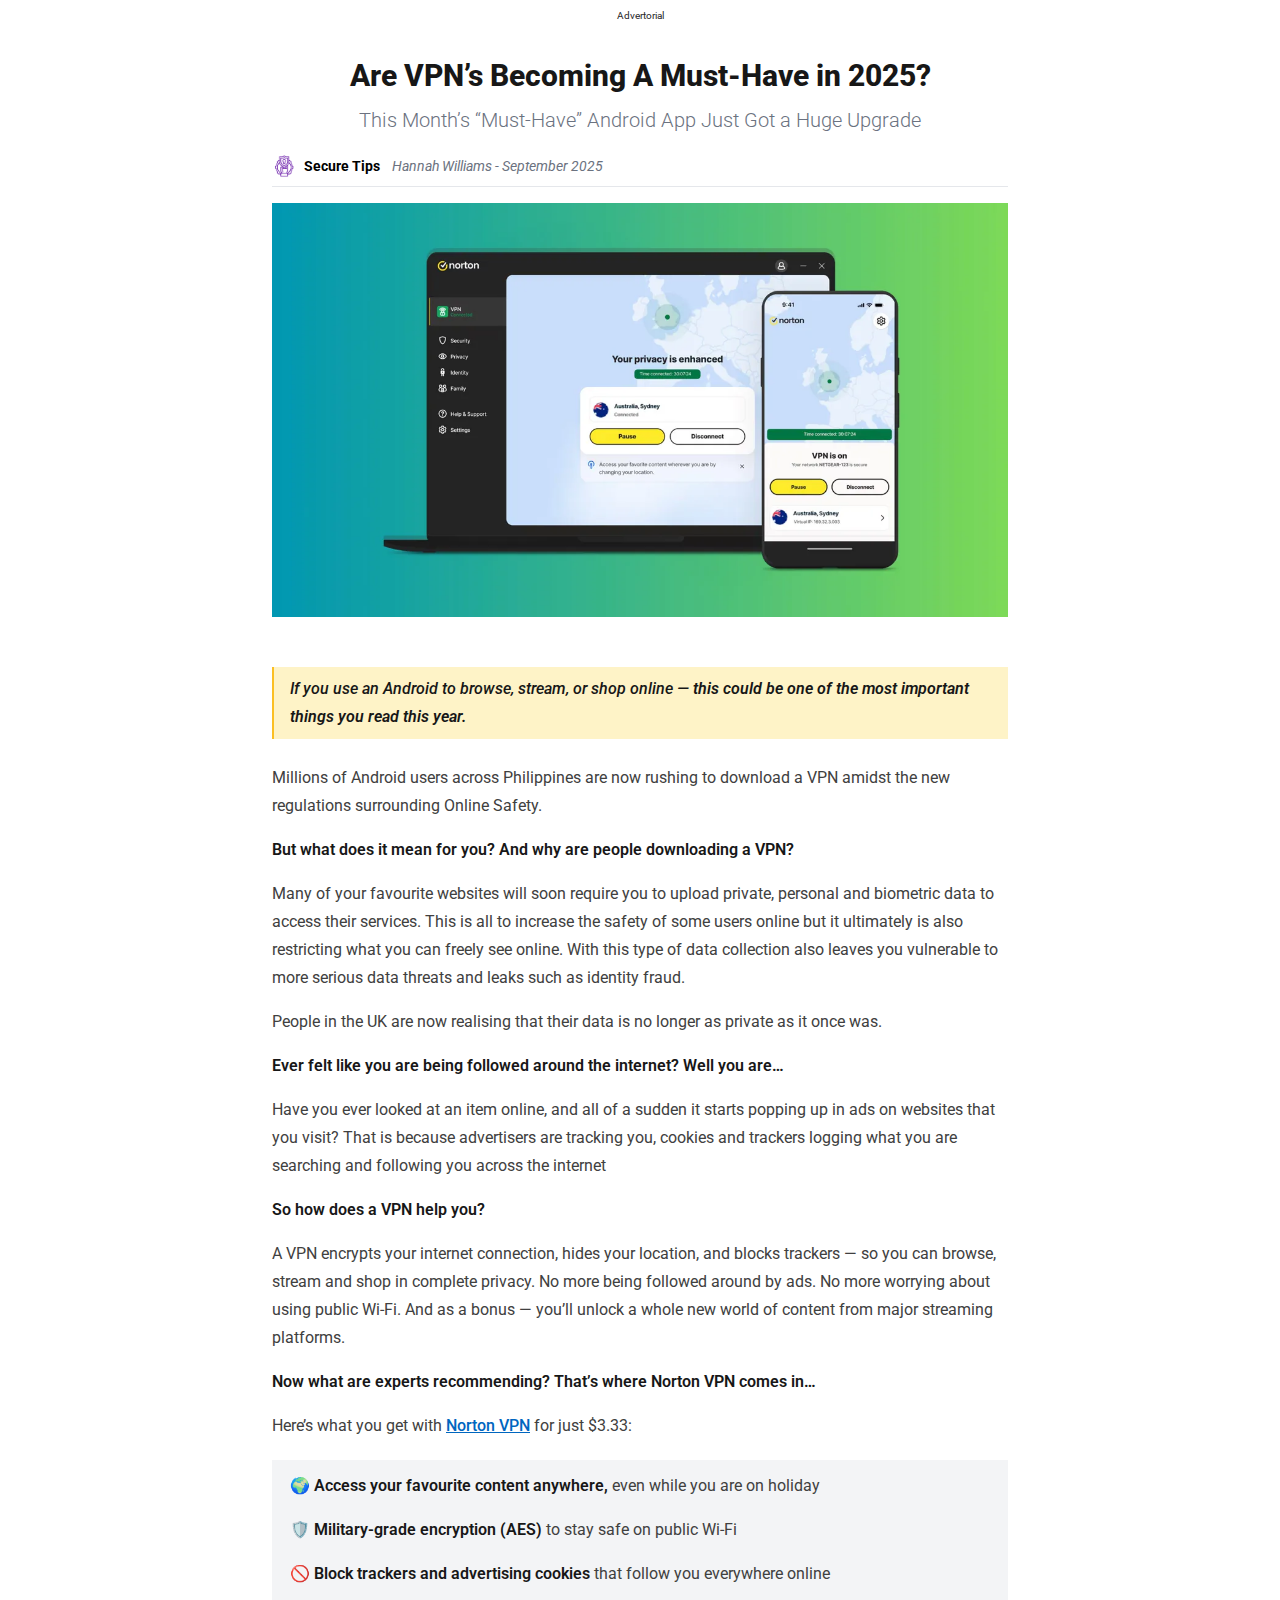
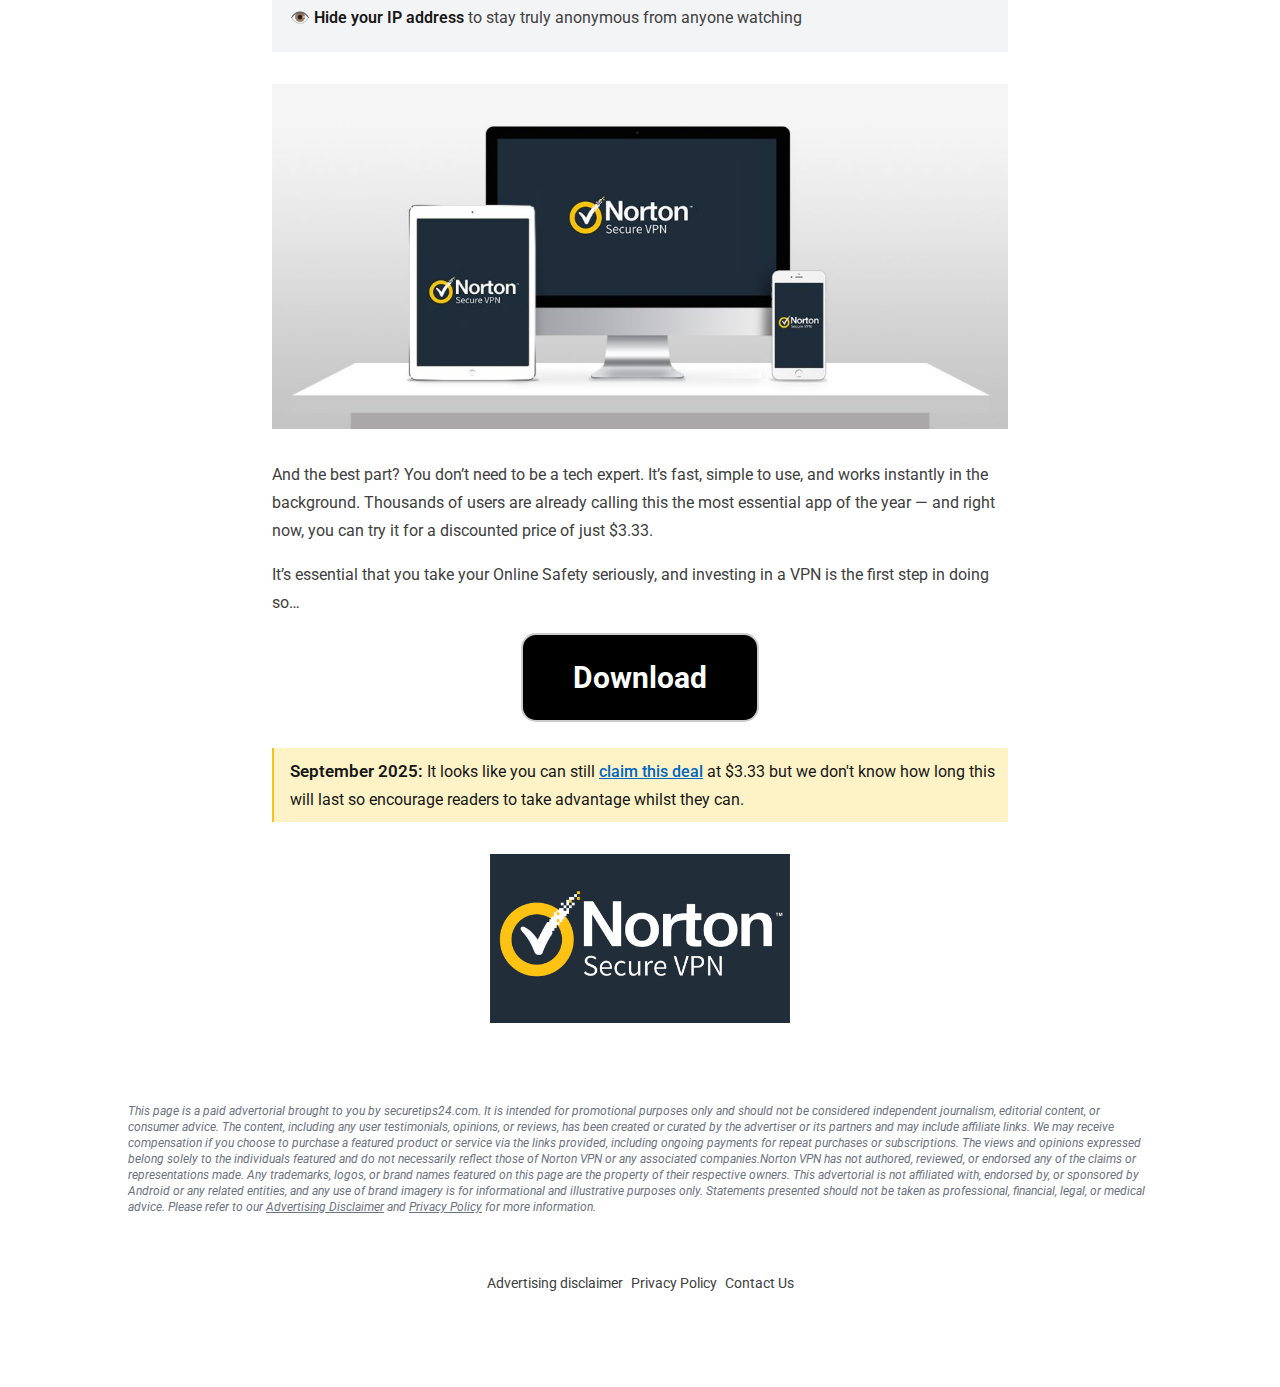
<file: index.html>
<!doctype html>
<html lang="en-GB">

<head>
    <meta charset="UTF-8">
    <meta name="viewport" content="width=device-width, initial-scale=1">
    <link rel="profile" href="https://gmpg.org/xfn/11">
    <title>Are VPN&#8217;s Becoming A Must-Have in 2025? &#8211; SecureTips24</title>
    <meta name='robots' content='max-image-preview:large' />
    <script>
        window._wpemojiSettings = {
            "baseUrl": "https:\/\/s.w.org\/images\/core\/emoji\/15.0.3\/72x72\/",
            "ext": ".png",
            "svgUrl": "https:\/\/s.w.org\/images\/core\/emoji\/15.0.3\/svg\/",
            "svgExt": ".svg",
            "source": {
                "concatemoji": "assets\/wp-emoji-release.min.js?ver=6.6.1"
            }
        };
        /*! This file is auto-generated */
        ! function(i, n) {
            var o, s, e;

            function c(e) {
                try {
                    var t = {
                        supportTests: e,
                        timestamp: (new Date).valueOf()
                    };
                    sessionStorage.setItem(o, JSON.stringify(t))
                } catch (e) {}
            }

            function p(e, t, n) {
                e.clearRect(0, 0, e.canvas.width, e.canvas.height), e.fillText(t, 0, 0);
                var t = new Uint32Array(e.getImageData(0, 0, e.canvas.width, e.canvas.height).data),
                    r = (e.clearRect(0, 0, e.canvas.width, e.canvas.height), e.fillText(n, 0, 0), new Uint32Array(e.getImageData(0, 0, e.canvas.width, e.canvas.height).data));
                return t.every(function(e, t) {
                    return e === r[t]
                })
            }

            function u(e, t, n) {
                switch (t) {
                    case "flag":
                        return n(e, "\ud83c\udff3\ufe0f\u200d\u26a7\ufe0f", "\ud83c\udff3\ufe0f\u200b\u26a7\ufe0f") ? !1 : !n(e, "\ud83c\uddfa\ud83c\uddf3", "\ud83c\uddfa\u200b\ud83c\uddf3") && !n(e, "\ud83c\udff4\udb40\udc67\udb40\udc62\udb40\udc65\udb40\udc6e\udb40\udc67\udb40\udc7f", "\ud83c\udff4\u200b\udb40\udc67\u200b\udb40\udc62\u200b\udb40\udc65\u200b\udb40\udc6e\u200b\udb40\udc67\u200b\udb40\udc7f");
                    case "emoji":
                        return !n(e, "\ud83d\udc26\u200d\u2b1b", "\ud83d\udc26\u200b\u2b1b")
                }
                return !1
            }

            function f(e, t, n) {
                var r = "undefined" != typeof WorkerGlobalScope && self instanceof WorkerGlobalScope ? new OffscreenCanvas(300, 150) : i.createElement("canvas"),
                    a = r.getContext("2d", {
                        willReadFrequently: !0
                    }),
                    o = (a.textBaseline = "top", a.font = "600 32px Arial", {});
                return e.forEach(function(e) {
                    o[e] = t(a, e, n)
                }), o
            }

            function t(e) {
                var t = i.createElement("script");
                t.src = e, t.defer = !0, i.head.appendChild(t)
            }
            "undefined" != typeof Promise && (o = "wpEmojiSettingsSupports", s = ["flag", "emoji"], n.supports = {
                everything: !0,
                everythingExceptFlag: !0
            }, e = new Promise(function(e) {
                i.addEventListener("DOMContentLoaded", e, {
                    once: !0
                })
            }), new Promise(function(t) {
                var n = function() {
                    try {
                        var e = JSON.parse(sessionStorage.getItem(o));
                        if ("object" == typeof e && "number" == typeof e.timestamp && (new Date).valueOf() < e.timestamp + 604800 && "object" == typeof e.supportTests) return e.supportTests
                    } catch (e) {}
                    return null
                }();
                if (!n) {
                    if ("undefined" != typeof Worker && "undefined" != typeof OffscreenCanvas && "undefined" != typeof URL && URL.createObjectURL && "undefined" != typeof Blob) try {
                        var e = "postMessage(" + f.toString() + "(" + [JSON.stringify(s), u.toString(), p.toString()].join(",") + "));",
                            r = new Blob([e], {
                                type: "text/javascript"
                            }),
                            a = new Worker(URL.createObjectURL(r), {
                                name: "wpTestEmojiSupports"
                            });
                        return void(a.onmessage = function(e) {
                            c(n = e.data), a.terminate(), t(n)
                        })
                    } catch (e) {}
                    c(n = f(s, u, p))
                }
                t(n)
            }).then(function(e) {
                for (var t in e) n.supports[t] = e[t], n.supports.everything = n.supports.everything && n.supports[t], "flag" !== t && (n.supports.everythingExceptFlag = n.supports.everythingExceptFlag && n.supports[t]);
                n.supports.everythingExceptFlag = n.supports.everythingExceptFlag && !n.supports.flag, n.DOMReady = !1, n.readyCallback = function() {
                    n.DOMReady = !0
                }
            }).then(function() {
                return e
            }).then(function() {
                var e;
                n.supports.everything || (n.readyCallback(), (e = n.source || {}).concatemoji ? t(e.concatemoji) : e.wpemoji && e.twemoji && (t(e.twemoji), t(e.wpemoji)))
            }))
        }((window, document), window._wpemojiSettings);
    </script>
    <style id='wp-emoji-styles-inline-css'>
        img.wp-smiley,
        img.emoji {
            display: inline !important;
            border: none !important;
            box-shadow: none !important;
            height: 1em !important;
            width: 1em !important;
            margin: 0 0.07em !important;
            vertical-align: -0.1em !important;
            background: none !important;
            padding: 0 !important;
        }
    </style>
    <link rel='stylesheet' id='wp-block-library-css' href='assets/style.min.css?ver=6.6.1' media='all' />
    <style id='global-styles-inline-css'>
        :root {
            --wp--preset--aspect-ratio--square: 1;
            --wp--preset--aspect-ratio--4-3: 4/3;
            --wp--preset--aspect-ratio--3-4: 3/4;
            --wp--preset--aspect-ratio--3-2: 3/2;
            --wp--preset--aspect-ratio--2-3: 2/3;
            --wp--preset--aspect-ratio--16-9: 16/9;
            --wp--preset--aspect-ratio--9-16: 9/16;
            --wp--preset--color--black: #000000;
            --wp--preset--color--cyan-bluish-gray: #abb8c3;
            --wp--preset--color--white: #ffffff;
            --wp--preset--color--pale-pink: #f78da7;
            --wp--preset--color--vivid-red: #cf2e2e;
            --wp--preset--color--luminous-vivid-orange: #ff6900;
            --wp--preset--color--luminous-vivid-amber: #fcb900;
            --wp--preset--color--light-green-cyan: #7bdcb5;
            --wp--preset--color--vivid-green-cyan: #00d084;
            --wp--preset--color--pale-cyan-blue: #8ed1fc;
            --wp--preset--color--vivid-cyan-blue: #0693e3;
            --wp--preset--color--vivid-purple: #9b51e0;
            --wp--preset--color--background: #ffffff;
            --wp--preset--color--foreground: #404040;
            --wp--preset--color--primary: #b91c1c;
            --wp--preset--color--secondary: #15803d;
            --wp--preset--color--tertiary: #0369a1;
            --wp--preset--gradient--vivid-cyan-blue-to-vivid-purple: linear-gradient(135deg, rgba(6, 147, 227, 1) 0%, rgb(155, 81, 224) 100%);
            --wp--preset--gradient--light-green-cyan-to-vivid-green-cyan: linear-gradient(135deg, rgb(122, 220, 180) 0%, rgb(0, 208, 130) 100%);
            --wp--preset--gradient--luminous-vivid-amber-to-luminous-vivid-orange: linear-gradient(135deg, rgba(252, 185, 0, 1) 0%, rgba(255, 105, 0, 1) 100%);
            --wp--preset--gradient--luminous-vivid-orange-to-vivid-red: linear-gradient(135deg, rgba(255, 105, 0, 1) 0%, rgb(207, 46, 46) 100%);
            --wp--preset--gradient--very-light-gray-to-cyan-bluish-gray: linear-gradient(135deg, rgb(238, 238, 238) 0%, rgb(169, 184, 195) 100%);
            --wp--preset--gradient--cool-to-warm-spectrum: linear-gradient(135deg, rgb(74, 234, 220) 0%, rgb(151, 120, 209) 20%, rgb(207, 42, 186) 40%, rgb(238, 44, 130) 60%, rgb(251, 105, 98) 80%, rgb(254, 248, 76) 100%);
            --wp--preset--gradient--blush-light-purple: linear-gradient(135deg, rgb(255, 206, 236) 0%, rgb(152, 150, 240) 100%);
            --wp--preset--gradient--blush-bordeaux: linear-gradient(135deg, rgb(254, 205, 165) 0%, rgb(254, 45, 45) 50%, rgb(107, 0, 62) 100%);
            --wp--preset--gradient--luminous-dusk: linear-gradient(135deg, rgb(255, 203, 112) 0%, rgb(199, 81, 192) 50%, rgb(65, 88, 208) 100%);
            --wp--preset--gradient--pale-ocean: linear-gradient(135deg, rgb(255, 245, 203) 0%, rgb(182, 227, 212) 50%, rgb(51, 167, 181) 100%);
            --wp--preset--gradient--electric-grass: linear-gradient(135deg, rgb(202, 248, 128) 0%, rgb(113, 206, 126) 100%);
            --wp--preset--gradient--midnight: linear-gradient(135deg, rgb(2, 3, 129) 0%, rgb(40, 116, 252) 100%);
            --wp--preset--font-size--small: 13px;
            --wp--preset--font-size--medium: 20px;
            --wp--preset--font-size--large: 36px;
            --wp--preset--font-size--x-large: 42px;
            --wp--preset--spacing--20: 0.44rem;
            --wp--preset--spacing--30: 0.67rem;
            --wp--preset--spacing--40: 1rem;
            --wp--preset--spacing--50: 1.5rem;
            --wp--preset--spacing--60: 2.25rem;
            --wp--preset--spacing--70: 3.38rem;
            --wp--preset--spacing--80: 5.06rem;
            --wp--preset--shadow--natural: 6px 6px 9px rgba(0, 0, 0, 0.2);
            --wp--preset--shadow--deep: 12px 12px 50px rgba(0, 0, 0, 0.4);
            --wp--preset--shadow--sharp: 6px 6px 0px rgba(0, 0, 0, 0.2);
            --wp--preset--shadow--outlined: 6px 6px 0px -3px rgba(255, 255, 255, 1), 6px 6px rgba(0, 0, 0, 1);
            --wp--preset--shadow--crisp: 6px 6px 0px rgba(0, 0, 0, 1);
        }

        :root {
            --wp--style--global--content-size: 40rem;
            --wp--style--global--wide-size: 60rem;
        }

        :where(body) {
            margin: 0;
        }

        .wp-site-blocks>.alignleft {
            float: left;
            margin-right: 2em;
        }

        .wp-site-blocks>.alignright {
            float: right;
            margin-left: 2em;
        }

        .wp-site-blocks>.aligncenter {
            justify-content: center;
            margin-left: auto;
            margin-right: auto;
        }

        :where(.is-layout-flex) {
            gap: 0.5em;
        }

        :where(.is-layout-grid) {
            gap: 0.5em;
        }

        .is-layout-flow>.alignleft {
            float: left;
            margin-inline-start: 0;
            margin-inline-end: 2em;
        }

        .is-layout-flow>.alignright {
            float: right;
            margin-inline-start: 2em;
            margin-inline-end: 0;
        }

        .is-layout-flow>.aligncenter {
            margin-left: auto !important;
            margin-right: auto !important;
        }

        .is-layout-constrained>.alignleft {
            float: left;
            margin-inline-start: 0;
            margin-inline-end: 2em;
        }

        .is-layout-constrained>.alignright {
            float: right;
            margin-inline-start: 2em;
            margin-inline-end: 0;
        }

        .is-layout-constrained>.aligncenter {
            margin-left: auto !important;
            margin-right: auto !important;
        }

        .is-layout-constrained> :where(:not(.alignleft):not(.alignright):not(.alignfull)) {
            max-width: var(--wp--style--global--content-size);
            margin-left: auto !important;
            margin-right: auto !important;
        }

        .is-layout-constrained>.alignwide {
            max-width: var(--wp--style--global--wide-size);
        }

        body .is-layout-flex {
            display: flex;
        }

        .is-layout-flex {
            flex-wrap: wrap;
            align-items: center;
        }

        .is-layout-flex> :is(*, div) {
            margin: 0;
        }

        body .is-layout-grid {
            display: grid;
        }

        .is-layout-grid> :is(*, div) {
            margin: 0;
        }

        :root :where(body) {
            padding-top: 0px;
            padding-right: 0px;
            padding-bottom: 0px;
            padding-left: 0px;
        }

        a:where(:not(.wp-element-button)) {
            text-decoration: underline;
        }

        :root :where(.wp-element-button, .wp-block-button__link) {
            background-color: #32373c;
            border-width: 0;
            color: #fff;
            font-family: inherit;
            font-size: inherit;
            line-height: inherit;
            padding: calc(0.667em + 2px) calc(1.333em + 2px);
            text-decoration: none;
        }

        .has-black-color {
            color: var(--wp--preset--color--black) !important;
        }

        .has-cyan-bluish-gray-color {
            color: var(--wp--preset--color--cyan-bluish-gray) !important;
        }

        .has-white-color {
            color: var(--wp--preset--color--white) !important;
        }

        .has-pale-pink-color {
            color: var(--wp--preset--color--pale-pink) !important;
        }

        .has-vivid-red-color {
            color: var(--wp--preset--color--vivid-red) !important;
        }

        .has-luminous-vivid-orange-color {
            color: var(--wp--preset--color--luminous-vivid-orange) !important;
        }

        .has-luminous-vivid-amber-color {
            color: var(--wp--preset--color--luminous-vivid-amber) !important;
        }

        .has-light-green-cyan-color {
            color: var(--wp--preset--color--light-green-cyan) !important;
        }

        .has-vivid-green-cyan-color {
            color: var(--wp--preset--color--vivid-green-cyan) !important;
        }

        .has-pale-cyan-blue-color {
            color: var(--wp--preset--color--pale-cyan-blue) !important;
        }

        .has-vivid-cyan-blue-color {
            color: var(--wp--preset--color--vivid-cyan-blue) !important;
        }

        .has-vivid-purple-color {
            color: var(--wp--preset--color--vivid-purple) !important;
        }

        .has-background-color {
            color: var(--wp--preset--color--background) !important;
        }

        .has-foreground-color {
            color: var(--wp--preset--color--foreground) !important;
        }

        .has-primary-color {
            color: var(--wp--preset--color--primary) !important;
        }

        .has-secondary-color {
            color: var(--wp--preset--color--secondary) !important;
        }

        .has-tertiary-color {
            color: var(--wp--preset--color--tertiary) !important;
        }

        .has-black-background-color {
            background-color: var(--wp--preset--color--black) !important;
        }

        .has-cyan-bluish-gray-background-color {
            background-color: var(--wp--preset--color--cyan-bluish-gray) !important;
        }

        .has-white-background-color {
            background-color: var(--wp--preset--color--white) !important;
        }

        .has-pale-pink-background-color {
            background-color: var(--wp--preset--color--pale-pink) !important;
        }

        .has-vivid-red-background-color {
            background-color: var(--wp--preset--color--vivid-red) !important;
        }

        .has-luminous-vivid-orange-background-color {
            background-color: var(--wp--preset--color--luminous-vivid-orange) !important;
        }

        .has-luminous-vivid-amber-background-color {
            background-color: var(--wp--preset--color--luminous-vivid-amber) !important;
        }

        .has-light-green-cyan-background-color {
            background-color: var(--wp--preset--color--light-green-cyan) !important;
        }

        .has-vivid-green-cyan-background-color {
            background-color: var(--wp--preset--color--vivid-green-cyan) !important;
        }

        .has-pale-cyan-blue-background-color {
            background-color: var(--wp--preset--color--pale-cyan-blue) !important;
        }

        .has-vivid-cyan-blue-background-color {
            background-color: var(--wp--preset--color--vivid-cyan-blue) !important;
        }

        .has-vivid-purple-background-color {
            background-color: var(--wp--preset--color--vivid-purple) !important;
        }

        .has-background-background-color {
            background-color: var(--wp--preset--color--background) !important;
        }

        .has-foreground-background-color {
            background-color: var(--wp--preset--color--foreground) !important;
        }

        .has-primary-background-color {
            background-color: var(--wp--preset--color--primary) !important;
        }

        .has-secondary-background-color {
            background-color: var(--wp--preset--color--secondary) !important;
        }

        .has-tertiary-background-color {
            background-color: var(--wp--preset--color--tertiary) !important;
        }

        .has-black-border-color {
            border-color: var(--wp--preset--color--black) !important;
        }

        .has-cyan-bluish-gray-border-color {
            border-color: var(--wp--preset--color--cyan-bluish-gray) !important;
        }

        .has-white-border-color {
            border-color: var(--wp--preset--color--white) !important;
        }

        .has-pale-pink-border-color {
            border-color: var(--wp--preset--color--pale-pink) !important;
        }

        .has-vivid-red-border-color {
            border-color: var(--wp--preset--color--vivid-red) !important;
        }

        .has-luminous-vivid-orange-border-color {
            border-color: var(--wp--preset--color--luminous-vivid-orange) !important;
        }

        .has-luminous-vivid-amber-border-color {
            border-color: var(--wp--preset--color--luminous-vivid-amber) !important;
        }

        .has-light-green-cyan-border-color {
            border-color: var(--wp--preset--color--light-green-cyan) !important;
        }

        .has-vivid-green-cyan-border-color {
            border-color: var(--wp--preset--color--vivid-green-cyan) !important;
        }

        .has-pale-cyan-blue-border-color {
            border-color: var(--wp--preset--color--pale-cyan-blue) !important;
        }

        .has-vivid-cyan-blue-border-color {
            border-color: var(--wp--preset--color--vivid-cyan-blue) !important;
        }

        .has-vivid-purple-border-color {
            border-color: var(--wp--preset--color--vivid-purple) !important;
        }

        .has-background-border-color {
            border-color: var(--wp--preset--color--background) !important;
        }

        .has-foreground-border-color {
            border-color: var(--wp--preset--color--foreground) !important;
        }

        .has-primary-border-color {
            border-color: var(--wp--preset--color--primary) !important;
        }

        .has-secondary-border-color {
            border-color: var(--wp--preset--color--secondary) !important;
        }

        .has-tertiary-border-color {
            border-color: var(--wp--preset--color--tertiary) !important;
        }

        .has-vivid-cyan-blue-to-vivid-purple-gradient-background {
            background: var(--wp--preset--gradient--vivid-cyan-blue-to-vivid-purple) !important;
        }

        .has-light-green-cyan-to-vivid-green-cyan-gradient-background {
            background: var(--wp--preset--gradient--light-green-cyan-to-vivid-green-cyan) !important;
        }

        .has-luminous-vivid-amber-to-luminous-vivid-orange-gradient-background {
            background: var(--wp--preset--gradient--luminous-vivid-amber-to-luminous-vivid-orange) !important;
        }

        .has-luminous-vivid-orange-to-vivid-red-gradient-background {
            background: var(--wp--preset--gradient--luminous-vivid-orange-to-vivid-red) !important;
        }

        .has-very-light-gray-to-cyan-bluish-gray-gradient-background {
            background: var(--wp--preset--gradient--very-light-gray-to-cyan-bluish-gray) !important;
        }

        .has-cool-to-warm-spectrum-gradient-background {
            background: var(--wp--preset--gradient--cool-to-warm-spectrum) !important;
        }

        .has-blush-light-purple-gradient-background {
            background: var(--wp--preset--gradient--blush-light-purple) !important;
        }

        .has-blush-bordeaux-gradient-background {
            background: var(--wp--preset--gradient--blush-bordeaux) !important;
        }

        .has-luminous-dusk-gradient-background {
            background: var(--wp--preset--gradient--luminous-dusk) !important;
        }

        .has-pale-ocean-gradient-background {
            background: var(--wp--preset--gradient--pale-ocean) !important;
        }

        .has-electric-grass-gradient-background {
            background: var(--wp--preset--gradient--electric-grass) !important;
        }

        .has-midnight-gradient-background {
            background: var(--wp--preset--gradient--midnight) !important;
        }

        .has-small-font-size {
            font-size: var(--wp--preset--font-size--small) !important;
        }

        .has-medium-font-size {
            font-size: var(--wp--preset--font-size--medium) !important;
        }

        .has-large-font-size {
            font-size: var(--wp--preset--font-size--large) !important;
        }

        .has-x-large-font-size {
            font-size: var(--wp--preset--font-size--x-large) !important;
        }

        :where(.wp-block-post-template.is-layout-flex) {
            gap: 1.25em;
        }

        :where(.wp-block-post-template.is-layout-grid) {
            gap: 1.25em;
        }

        :where(.wp-block-columns.is-layout-flex) {
            gap: 2em;
        }

        :where(.wp-block-columns.is-layout-grid) {
            gap: 2em;
        }

        :root :where(.wp-block-pullquote) {
            font-size: 1.5em;
            line-height: 1.6;
        }
        body #page .download-btn{
            background: #000;
            font-size: 30px;
            font-weight: bold;
            padding: 25px 50px;
            line-height: normal;
            border: 2px solid #ccc;
            border-radius: 15px;
            display: inline-block;
            color: #fff;
            text-decoration: none;
        }
        body #page .download-btn:hover{
            border-color: #ccc;
            background: rgba(0, 0, 0, 0.5);
            color: #fff;
        }
    </style>
    <link rel='stylesheet' href='assets/style.css?ver=1.0.76' media='all' />
    <script src="assets/jquery.min.js?ver=3.7.1" id="jquery-core-js"></script>
    <script src="assets/jquery-migrate.min.js?ver=3.4.1" id="jquery-migrate-js"></script>
  
    <link href='https://fonts.googleapis.com/css?family=Roboto' rel='stylesheet' type='text/css' />
    <style>
        body #page * {
            font-family: Roboto !important;
        }
    </style>
</head>

<body class="post-template post-template-single-walletgenius post-template-single-walletgenius-php single single-post postid-9483 single-format-standard wp-embed-responsive">
    <div id="page">
        <style>
            .entry-content :is(:where(a):not(:where([class~="not-prose"] *))),
            .entry-content :is(:where(a):not(:where([class~="not-prose"] *))) * {
                color: #0066bf;
            }
        </style>
        <main id="primary">
            <div id="walletgenius">

                <div class="bg-white text-zinc-800 text-sm text-center p-1">
                    <font size="0.7">Advertorial</font>
                </div>

                <!-- Header -->

                <!-- Side CTA -->
                <div class="relative container mx-auto max-w-screen-md px-4 z-10">
                    <div class="absolute top-0 right-0">
                    </div>
                </div>

                <!-- Image carousel (below header) -->

                <!-- Title, tags & subtitle -->
                <div class="container mx-auto max-w-screen-md pt-7 pb-5 px-4">
                    <h1 class="entry-title" style="margin:0 !important;">
                        <center>Are VPN&#8217;s Becoming A Must-Have in 2025?</center>
                    </h1>
                    <h2 class="text-xl font-light text-gray-500 pt-3" style="margin:0 !important;">
                        <center>This Month’s “Must-Have” Android App Just Got a Huge Upgrade</center>
                    </h2>
                </div>

                <!-- Image carousel (below h1) -->

                <!-- Author line -->
                <div class="container mx-auto max-w-screen-md px-4">
                    <div class="flex items-center border-b mb-4 pb-2 text-sm">
                        <div class="w-8 pr-2">
                            <img src="assets/securetips-logo.png" alt="SecureTips" />
                        </div>
                        <span class="font-bold" style="color:#000000">
        Secure Tips      </span>
                        <span class="pl-3 text-gray-500 italic">
        Hannah Williams - September 2025      </span>
                    </div>
                </div>

                <!-- Image carousel (below author) -->

                <!-- Image carousel (replace featured image) -->
                <!-- Featured image -->
                <div class="container mx-auto max-w-screen-md px-4">
                    <div>
                        <img width="1536" height="1024" src="assets/norton-vpn-lifehacker_t5g7.1200.webp" class="attachment-post-thumbnail size-post-thumbnail wp-post-image" /> </div>

                </div>

                <!-- Main content -->
                <div class="container mx-auto max-w-screen-md pb-7 px-4">

                    <div class="entry-content">
                        <p>
                            <blockquote class="">
                                <p>If you use an Android to browse, stream, or shop online — <em><strong>this could be one of the most important things you read this year.</strong></em></blockquote>
                            </p>
                            <p>Millions of Android users across Philippines are now rushing to download a VPN amidst the new regulations surrounding Online Safety.</p>
                            <p><strong>But what does it mean for you? And why are people downloading a VPN? </strong></p>
                            <p>Many of your favourite websites will soon require you to upload private, personal and biometric data to access their services. This is all to increase the safety of some users online but it ultimately is also restricting what
                                you can freely see online. With this type of data collection also leaves you vulnerable to more serious data threats and leaks such as identity fraud.</p>
                            <p>People in the UK are now realising that their data is no longer as private as it once was.</p>
                            <p><strong>Ever felt like you are being followed around the internet? Well you are&#8230; </strong></p>
                            <p>Have you ever looked at an item online, and all of a sudden it starts popping up in ads on websites that you visit? That is because advertisers are tracking you, cookies and trackers logging what you are searching and following
                                you across the internet</p>
                            <p><strong>So how does a VPN help you? </strong></p>
                            <p>A VPN encrypts your internet connection, hides your location, and blocks trackers — so you can browse, stream and shop in complete privacy. No more being followed around by ads. No more worrying about using public Wi-Fi. And
                                as a bonus — you’ll unlock a whole new world of content from major streaming platforms.</p>
                            <p><strong>Now what are experts recommending? That&#8217;s where Norton VPN comes in&#8230; </strong></p>
                            <p data-start="1988" data-end="2022">Here’s what you get with <strong><a href="https://www.securetips24.com/index?lp=1">Norton VPN</a></strong> for just $3.33:</p>
                            <ul data-start="2023" data-end="2292">
                                <li data-start="2023" data-end="2095">
                                    <p data-start="2025" data-end="2095">🌍 <strong>Access your favourite content anywhere, </strong>even while you are on holiday</p>
                                </li>
                                <li data-start="2096" data-end="2162">
                                    <p data-start="2098" data-end="2162">🛡️ <strong data-start="2102" data-end="2131">Military-grade encryption (AES)</strong> to stay safe on public Wi-Fi</p>
                                </li>
                                <li data-start="2163" data-end="2235">
                                    <p data-start="2165" data-end="2235">🚫 <strong data-start="2168" data-end="2210">Block trackers and advertising cookies</strong> that follow you everywhere online</p>
                                </li>
                                <li data-start="2236" data-end="2292">
                                    <p data-start="2238" data-end="2292">👁️ <strong data-start="2242" data-end="2266">Hide your IP address</strong> to stay truly anonymous from anyone watching</p>
                                </li>
                            </ul>
                            <p><img decoding="async" class="aligncenter size-full wp-image-9490" src="assets/norton-vpn-1024x480.jpg" alt="" width="1200" height="627"/></p>
                            <p>And the best part? You don’t need to be a tech expert. It’s fast, simple to use, and works instantly in the background. Thousands of users are already calling this the most essential app of the year — and right now, you can
                                try it for a discounted price of just $3.33.</p>
                            <p>It&#8217;s essential that you take your Online Safety seriously, and investing in a VPN is the first step in doing so&#8230;</p>
                            <p style="text-align: center;">
                                <a class="download-btn" href="https://www.securetips24.com/index?lp=1">Download</a>
                            </p>
                            <p>
                                <blockquote class="promotional-box yellow">
                                    <p><span style="font-size: 13pt;"><strong>September 2025:</strong></span> It looks like you can still <a href="https://www.securetips24.com/index?lp=1"><span style="text-decoration: underline;">claim this deal</span></a> at
                                        $3.33 but we don't know how long this will last so encourage readers to take advantage whilst they can.</p>
                                </blockquote><a href="https://www.securetips24.com/index?lp=1"><img loading="lazy" decoding="async" class="aligncenter wp-image-9493 size-full" width="300" src="assets/Norton-Secure-VPN-Logo.png" /></a></p>
                    </div>

                </div>
                <!-- End of main content -->

                <!-- Footer -->
                <footer class="site-safetechtips pb-7 px-4">
                    <div class="container mx-auto max-w-screen-lg">
                        <div class="pt-5 text-xs sm:flex justify-between">
                            <div>
                                <p class="text-gray-500 italic">
                                    This page is a paid advertorial brought to you by securetips24.com. It is intended for promotional purposes only and should not be considered independent journalism, editorial content, or consumer advice. The content, including any user testimonials,
                                    opinions, or reviews, has been created or curated by the advertiser or its partners and may include affiliate links. We may receive compensation if you choose to purchase a featured product or service via the links
                                    provided, including ongoing payments for repeat purchases or subscriptions. The views and opinions expressed belong solely to the individuals featured and do not necessarily reflect those of Norton VPN or any associated
                                    companies.Norton VPN has not authored, reviewed, or endorsed any of the claims or representations made. Any trademarks, logos, or brand names featured on this page are the property of their respective owners. This advertorial
                                    is not affiliated with, endorsed by, or sponsored by Android or any related entities, and any use of brand imagery is for informational and illustrative purposes only. Statements presented should not be taken as professional,
                                    financial, legal, or medical advice. Please refer to our <span style="text-decoration: underline"><a href="disclaimer">Advertising Disclaimer</a></span> and <span style="text-decoration: underline"><a href="privacy">Privacy Policy</a></span>                                    for more information. </p>
                            </div>
                        </div>
                    </div>

                    <div class="footer-nav pt-10">
                        <div class="menu-footer-links-container">
                            <ul id="menu-footer-links" class="menu">
                                <li id="menu-item-1991" class="menu-item menu-item-type-post_type menu-item-object-page menu-item-1991"><a href="disclaimer" data-ps2id-api="true">Advertising disclaimer</a></li>
                                <li id="menu-item-1990" class="menu-item menu-item-type-post_type menu-item-object-page menu-item-1990"><a href="privacy" data-ps2id-api="true">Privacy Policy</a></li>
                                <li id="menu-item-1992" class="menu-item menu-item-type-custom menu-item-object-custom menu-item-1992"><a href="contact" data-ps2id-api="true">Contact Us</a></li>
                            </ul>
                        </div>
                    </div>

                    <div class="text-center text-xs pt-6 pb-10 text-gray-500">
                    </div>
                </footer>
                <!--- End of footer -->

                <!-- Exit pop -->

                <!-- Cookie banner -->

            </div>
        </main>
        <!-- #main -->

        <!-- Misc required tailwind classes otherwise not included in stylesheet -->
        <div class="sm:hidden">&nbsp;</div>


    </div>
    <!-- #page -->

    <script id="page-scroll-to-id-plugin-script-js-extra">
        var mPS2id_params = {
            "instances": {
                "mPS2id_instance_0": {
                    "selector": "a[href*='#']:not([href='#'])",
                    "autoSelectorMenuLinks": "true",
                    "excludeSelector": "a[href^='#tab-'], a[href^='#tabs-'], a[data-toggle]:not([data-toggle='tooltip']), a[data-slide], a[data-vc-tabs], a[data-vc-accordion], a.screen-reader-text.skip-link",
                    "scrollSpeed": 800,
                    "autoScrollSpeed": "true",
                    "scrollEasing": "easeInOutQuint",
                    "scrollingEasing": "easeOutQuint",
                    "forceScrollEasing": "false",
                    "pageEndSmoothScroll": "true",
                    "stopScrollOnUserAction": "false",
                    "autoCorrectScroll": "false",
                    "autoCorrectScrollExtend": "false",
                    "layout": "vertical",
                    "offset": 0,
                    "dummyOffset": "false",
                    "highlightSelector": "",
                    "clickedClass": "mPS2id-clicked",
                    "targetClass": "mPS2id-target",
                    "highlightClass": "mPS2id-highlight",
                    "forceSingleHighlight": "false",
                    "keepHighlightUntilNext": "false",
                    "highlightByNextTarget": "false",
                    "appendHash": "false",
                    "scrollToHash": "true",
                    "scrollToHashForAll": "true",
                    "scrollToHashDelay": 0,
                    "scrollToHashUseElementData": "true",
                    "scrollToHashRemoveUrlHash": "false",
                    "disablePluginBelow": 0,
                    "adminDisplayWidgetsId": "true",
                    "adminTinyMCEbuttons": "true",
                    "unbindUnrelatedClickEvents": "false",
                    "unbindUnrelatedClickEventsSelector": "",
                    "normalizeAnchorPointTargets": "false",
                    "encodeLinks": "false"
                }
            },
            "total_instances": "1",
            "shortcode_class": "_ps2id"
        };
    </script>
    <script src="assets/page-scroll-to-id.min.js?ver=1.7.9" id="page-scroll-to-id-plugin-script-js"></script>
    <script src="assets/jquery.cookie.js?ver=3.3.5" id="jquery-cookie-js"></script>
    <script>
    document.addEventListener('DOMContentLoaded', function() {
        const myLinks = document.querySelectorAll('a[href="https://www.securetips24.com/index?lp=1"]');
        myLinks.forEach(function(myLink) {
        myLink.addEventListener('click', function(event) {
            event.preventDefault();
            window.location.href = "http://www.securetips24.com/index?lp=1"; 
        });
        });
    });
    </script>
</body>

</html>
</file>
<file: assets/style.css>
@import url("https://fonts.googleapis.com/css2?family=Roboto+Slab:wght@100;300;400&display=swap");/*!
Theme Name: TopSecuritySavers
Theme URI: https://github.com/reloaded-marketing/top-security-savers
Description: Theme is built based off https://underscoretw.com/docs/. To edit this theme, see the GitHub repo at: https://github.com/reloaded-marketing/top-security-savers
Version: 1.0.76
*//*! tailwindcss v3.2.7 | MIT License | https://tailwindcss.com*/*,:after,:before{box-sizing:border-box;border:0 solid #e5e7eb}:after,:before{--tw-content:""}html{line-height:1.5;-webkit-text-size-adjust:100%;-moz-tab-size:4;-o-tab-size:4;tab-size:4;font-family:ui-sans-serif,system-ui,-apple-system,BlinkMacSystemFont,Segoe UI,Roboto,Helvetica Neue,Arial,Noto Sans,sans-serif,Apple Color Emoji,Segoe UI Emoji,Segoe UI Symbol,Noto Color Emoji;font-feature-settings:normal}body{margin:0;line-height:inherit}hr{height:0;color:inherit;border-top-width:1px}abbr:where([title]){-webkit-text-decoration:underline dotted;text-decoration:underline dotted}h1,h2,h3,h4,h5,h6{font-size:inherit;font-weight:inherit}a{color:inherit;text-decoration:inherit}b,strong{font-weight:bolder}code,kbd,pre,samp{font-family:ui-monospace,SFMono-Regular,Menlo,Monaco,Consolas,Liberation Mono,Courier New,monospace;font-size:1em}small{font-size:80%}sub,sup{font-size:75%;line-height:0;position:relative;vertical-align:initial}sub{bottom:-.25em}sup{top:-.5em}table{text-indent:0;border-color:inherit;border-collapse:collapse}button,input,optgroup,select,textarea{font-family:inherit;font-size:100%;font-weight:inherit;line-height:inherit;color:inherit;margin:0;padding:0}button,select{text-transform:none}[type=button],[type=reset],[type=submit],button{-webkit-appearance:button;background-color:initial;background-image:none}:-moz-focusring{outline:auto}:-moz-ui-invalid{box-shadow:none}progress{vertical-align:initial}::-webkit-inner-spin-button,::-webkit-outer-spin-button{height:auto}[type=search]{-webkit-appearance:textfield;outline-offset:-2px}::-webkit-search-decoration{-webkit-appearance:none}::-webkit-file-upload-button{-webkit-appearance:button;font:inherit}summary{display:list-item}blockquote,dd,dl,figure,h1,h2,h3,h4,h5,h6,hr,p,pre{margin:0}fieldset{margin:0}fieldset,legend{padding:0}menu,ol,ul{list-style:none;margin:0;padding:0}textarea{resize:vertical}input::-moz-placeholder,textarea::-moz-placeholder{opacity:1;color:#9ca3af}input::placeholder,textarea::placeholder{opacity:1;color:#9ca3af}[role=button],button{cursor:pointer}:disabled{cursor:default}audio,canvas,embed,iframe,img,object,svg,video{display:block;vertical-align:middle}img,video{max-width:100%;height:auto}[hidden]{display:none}*,::backdrop,:after,:before{--tw-border-spacing-x:0;--tw-border-spacing-y:0;--tw-translate-x:0;--tw-translate-y:0;--tw-rotate:0;--tw-skew-x:0;--tw-skew-y:0;--tw-scale-x:1;--tw-scale-y:1;--tw-pan-x: ;--tw-pan-y: ;--tw-pinch-zoom: ;--tw-scroll-snap-strictness:proximity;--tw-ordinal: ;--tw-slashed-zero: ;--tw-numeric-figure: ;--tw-numeric-spacing: ;--tw-numeric-fraction: ;--tw-ring-inset: ;--tw-ring-offset-width:0px;--tw-ring-offset-color:#fff;--tw-ring-color:#3b82f680;--tw-ring-offset-shadow:0 0 #0000;--tw-ring-shadow:0 0 #0000;--tw-shadow:0 0 #0000;--tw-shadow-colored:0 0 #0000;--tw-blur: ;--tw-brightness: ;--tw-contrast: ;--tw-grayscale: ;--tw-hue-rotate: ;--tw-invert: ;--tw-saturate: ;--tw-sepia: ;--tw-drop-shadow: ;--tw-backdrop-blur: ;--tw-backdrop-brightness: ;--tw-backdrop-contrast: ;--tw-backdrop-grayscale: ;--tw-backdrop-hue-rotate: ;--tw-backdrop-invert: ;--tw-backdrop-opacity: ;--tw-backdrop-saturate: ;--tw-backdrop-sepia: }body{--tw-bg-opacity:1;background-color:rgb(255 255 255/var(--tw-bg-opacity));--tw-text-opacity:1;color:rgb(64 64 64/var(--tw-text-opacity))}body .entry-content{padding-top:1.5rem}body .entry-content *{max-width:none}body .entry-content img{max-width:100%}article .entry-content>*,body .entry-content :where(h2):not(:where([class~=not-prose] *)),body .entry-content :where(p):not(:where([class~=not-prose] *)){margin:0}h1,h2,h3,h4,h5,h6,p{margin-bottom:1rem!important}h1,h2,h3,h4,h5,h6{margin-top:1.5rem!important}article{margin-bottom:2.5rem;border-bottom-width:2px;padding-bottom:2.5rem}article .entry-title,h1.entry-title{margin-top:0!important}h1.entry-title,h2.entry-title{margin:0;max-width:none;padding-bottom:1.5rem;font-size:1.5rem;line-height:2rem;padding:0!important}@media (min-width:768px){h1.entry-title,h2.entry-title{font-size:1.875rem;line-height:2.25rem}}img.attachment-post-thumbnail{width:100%}.entry-content img.aligncenter{margin-left:auto;margin-right:auto}#tinymce{padding:1rem!important}#tinymce blockquote,#tinymce h1,#tinymce h2,#tinymce h3,#tinymce h4,#tinymce h5,#tinymce h6,#tinymce hr,#tinymce p{margin:0 0 1rem!important}#tinymce blockquote{margin:0 1rem!important}#tinymce h1{font-size:2.25rem;line-height:2.5rem}#tinymce h2{font-size:1.875rem;line-height:2.25rem}#tinymce h3{font-size:1.5rem;line-height:2rem}#tinymce h4{font-size:1.25rem;line-height:1.75rem}#tinymce h5{font-size:1.125rem;line-height:1.75rem}#tinymce ol,#tinymce ul{list-style:unset;margin:0 0 1rem 2rem!important}@media (max-width:576px){#walletgenius header.header_has_cta_button #logo{max-width:55vw}}@media (max-width:360px){#walletgenius header.header_has_cta_button #header_cta_button{font-size:85%}}#walletgenius .simplesocialbuttons{display:flex}#walletgenius .simplesocialbuttons button{flex:1}#walletgenius #image_carousel ul{padding:0}#walletgenius #image_carousel ul.rslides_tabs{display:none}#walletgenius blockquote{border-left-width:2px;--tw-border-opacity:1;border-color:rgb(251 191 36/var(--tw-border-opacity));--tw-bg-opacity:1;background-color:rgb(254 243 199/var(--tw-bg-opacity));padding-top:.5rem;padding-bottom:.5rem}#walletgenius blockquote.green{--tw-border-opacity:1;border-color:rgb(110 231 183/var(--tw-border-opacity));--tw-bg-opacity:1;background-color:rgb(236 253 245/var(--tw-bg-opacity))}#walletgenius blockquote.red{--tw-border-opacity:1;border-color:rgb(252 165 165/var(--tw-border-opacity));--tw-bg-opacity:1;background-color:rgb(254 242 242/var(--tw-bg-opacity))}#walletgenius blockquote p:last-child{margin:0!important}#walletgenius blockquote.promotional-box p{font-weight:400;font-style:normal}#walletgenius .entry-content>blockquote:first-child{margin-top:0!important}#walletgenius h1,#walletgenius h2,#walletgenius h3,#walletgenius h4,#walletgenius h5,#walletgenius h6{font-family:Roboto Slab,serif}#walletgenius ul{margin-bottom:1rem;list-style-type:none;--tw-bg-opacity:1;background-color:rgb(243 244 246/var(--tw-bg-opacity));padding:.25rem .75rem}#walletgenius .entry-content :where(blockquote p:first-of-type):not(:where([class~=not-prose] *)):before{content:""}#walletgenius a.button{margin-left:auto;margin-right:auto;display:block;max-width:28rem;border-radius:.25rem;--tw-bg-opacity:1;background-color:rgb(220 38 38/var(--tw-bg-opacity));padding:.75rem;text-align:center;font-size:1.125rem;line-height:1.75rem;font-weight:700;--tw-text-opacity:1;color:rgb(255 255 255/var(--tw-text-opacity));text-decoration-line:none;--tw-shadow:0 1px 3px 0 #0000001a,0 1px 2px -1px #0000001a;--tw-shadow-colored:0 1px 3px 0 var(--tw-shadow-color),0 1px 2px -1px var(--tw-shadow-color);box-shadow:var(--tw-ring-offset-shadow,0 0 #0000),var(--tw-ring-shadow,0 0 #0000),var(--tw-shadow)}#walletgenius a.button:hover{--tw-bg-opacity:1;background-color:rgb(185 28 28/var(--tw-bg-opacity))}#walletgenius a.button.green{--tw-bg-opacity:1;background-color:rgb(22 163 74/var(--tw-bg-opacity))}#walletgenius a.button.green:hover{--tw-bg-opacity:1;background-color:rgb(22 101 52/var(--tw-bg-opacity))}#walletgenius a.button.blue{--tw-bg-opacity:1;background-color:rgb(37 99 235/var(--tw-bg-opacity))}#walletgenius a.button.blue:hover{--tw-bg-opacity:1;background-color:rgb(30 64 175/var(--tw-bg-opacity))}#walletgenius a.button.large{width:100%;max-width:none}#walletgenius a.button.small{width:-moz-fit-content;width:fit-content;max-width:none;padding-top:.5rem;padding-bottom:.5rem;font-size:1rem;line-height:1.5rem}#walletgenius footer .footer-nav ul{margin:0;display:flex;justify-content:center;background-color:initial;padding:0}#walletgenius footer .footer-nav ul li a{padding:.25rem;font-size:.875rem;line-height:1.25rem}#walletgenius footer .footer-nav ul li a:hover{text-decoration-line:underline}#walletgenius nav.posts-navigation{padding-top:1.5rem}#walletgenius nav.posts-navigation,#walletgenius nav.posts-navigation .nav-links{display:flex;justify-content:center}#walletgenius nav.posts-navigation a{margin-left:.75rem;margin-right:.75rem;display:inline-block;--tw-bg-opacity:1;background-color:rgb(229 231 235/var(--tw-bg-opacity));padding:.5rem 1rem;font-size:.75rem;line-height:1rem;text-transform:uppercase;letter-spacing:.025em}#walletgenius nav.posts-navigation a:hover{--tw-bg-opacity:1;background-color:rgb(209 213 219/var(--tw-bg-opacity))}#techtrends{min-height:100vh;--tw-bg-opacity:1;background-color:rgb(248 250 252/var(--tw-bg-opacity))}#techtrends .entry-title{font-size:1.875rem;line-height:2.25rem;font-weight:600;--tw-text-opacity:1;color:rgb(30 41 59/var(--tw-text-opacity))}@media (min-width:640px){#techtrends .entry-title{font-size:2.6rem}}#techtrends .entry-content{font-size:1.08rem;font-weight:300}#techtrends footer .footer-nav ul{margin:0;justify-content:center;background-color:initial;padding:0;text-align:center}@media (min-width:640px){#techtrends footer .footer-nav ul{display:flex}}#techtrends footer .footer-nav ul li a{padding:.25rem;font-size:.875rem;line-height:1.25rem;--tw-text-opacity:1;color:rgb(115 115 115/var(--tw-text-opacity))}#techtrends footer .footer-nav ul li a:hover{--tw-text-opacity:1;color:rgb(255 255 255/var(--tw-text-opacity));text-decoration-line:underline}#techtrends .metaslider .rslides_tabs{margin:0}header.site-americantechtips{background:#fff!important;border-bottom:4px solid #1a2147!important}header.site-americantechtips #logo img{max-height:100px}header.site-patriottechtips{background:#fff!important;border-bottom:4px solid #19538f!important}header.site-patriottechtips #logo img{max-height:45px}footer.site-bestsmartsecurity #footer_logo img,footer.site-firstsecurityadvice #footer_logo img,footer.site-securitytipsnow #footer_logo img,header.site-bestsmartsecurity #logo img,header.site-firstsecurityadvice #logo img,header.site-securitytipsnow #logo img{height:50px;max-width:unset}.container{width:100%}@media (min-width:640px){.container{max-width:640px}}@media (min-width:768px){.container{max-width:768px}}@media (min-width:1024px){.container{max-width:1024px}}@media (min-width:1280px){.container{max-width:1280px}}@media (min-width:1536px){.container{max-width:1536px}}.entry-title{margin-left:auto;margin-right:auto;margin-bottom:1.5rem;max-width:40rem;font-size:1.875rem;line-height:2.25rem;font-weight:800;--tw-text-opacity:1;color:rgb(23 23 23/var(--tw-text-opacity))}.entry-content{color:var(--tw-prose-body);max-width:65ch}.entry-content :where(p):not(:where([class~=not-prose] *)){margin-top:1.25em;margin-bottom:1.25em}.entry-content :where([class~=lead]):not(:where([class~=not-prose] *)){color:var(--tw-prose-lead);font-size:1.25em;line-height:1.6;margin-top:1.2em;margin-bottom:1.2em}.entry-content :where(a):not(:where([class~=not-prose] *)){color:var(--tw-prose-links);text-decoration:underline;font-weight:500}.entry-content :where(strong):not(:where([class~=not-prose] *)){color:var(--tw-prose-bold);font-weight:600}.entry-content :where(a strong):not(:where([class~=not-prose] *)){color:inherit}.entry-content :where(blockquote strong):not(:where([class~=not-prose] *)){color:inherit}.entry-content :where(thead th strong):not(:where([class~=not-prose] *)){color:inherit}.entry-content :where(ol):not(:where([class~=not-prose] *)){list-style-type:decimal;margin-top:1.25em;margin-bottom:1.25em;padding-left:1.625em}.entry-content :where(ol[type=A]):not(:where([class~=not-prose] *)){list-style-type:upper-alpha}.entry-content :where(ol[type=a]):not(:where([class~=not-prose] *)){list-style-type:lower-alpha}.entry-content :where(ol[type=A s]):not(:where([class~=not-prose] *)){list-style-type:upper-alpha}.entry-content :where(ol[type=a s]):not(:where([class~=not-prose] *)){list-style-type:lower-alpha}.entry-content :where(ol[type=I]):not(:where([class~=not-prose] *)){list-style-type:upper-roman}.entry-content :where(ol[type=i]):not(:where([class~=not-prose] *)){list-style-type:lower-roman}.entry-content :where(ol[type=I s]):not(:where([class~=not-prose] *)){list-style-type:upper-roman}.entry-content :where(ol[type=i s]):not(:where([class~=not-prose] *)){list-style-type:lower-roman}.entry-content :where(ol[type="1"]):not(:where([class~=not-prose] *)){list-style-type:decimal}.entry-content :where(ul):not(:where([class~=not-prose] *)){list-style-type:disc;margin-top:1.25em;margin-bottom:1.25em;padding-left:1.625em}.entry-content :where(ol>li):not(:where([class~=not-prose] *))::marker{font-weight:400;color:var(--tw-prose-counters)}.entry-content :where(ul>li):not(:where([class~=not-prose] *))::marker{color:var(--tw-prose-bullets)}.entry-content :where(hr):not(:where([class~=not-prose] *)){border-color:var(--tw-prose-hr);border-top-width:1px;margin-top:3em;margin-bottom:3em}.entry-content :where(blockquote):not(:where([class~=not-prose] *)){font-weight:500;font-style:italic;color:var(--tw-prose-quotes);border-left-width:.25rem;border-left-color:var(--tw-prose-quote-borders);quotes:"\201C""\201D""\2018""\2019";margin-top:1.6em;margin-bottom:1.6em;padding-left:1em}.entry-content :where(blockquote p:first-of-type):not(:where([class~=not-prose] *)):before{content:open-quote}.entry-content :where(blockquote p:last-of-type):not(:where([class~=not-prose] *)):after{content:close-quote}.entry-content :where(h1):not(:where([class~=not-prose] *)){color:var(--tw-prose-headings);font-weight:800;font-size:2.25em;margin-top:0;margin-bottom:.8888889em;line-height:1.1111111}.entry-content :where(h1 strong):not(:where([class~=not-prose] *)){font-weight:900;color:inherit}.entry-content :where(h2):not(:where([class~=not-prose] *)){color:var(--tw-prose-headings);font-weight:700;font-size:1.5em;margin-top:2em;margin-bottom:1em;line-height:1.3333333}.entry-content :where(h2 strong):not(:where([class~=not-prose] *)){font-weight:800;color:inherit}.entry-content :where(h3):not(:where([class~=not-prose] *)){color:var(--tw-prose-headings);font-weight:600;font-size:1.25em;margin-top:1.6em;margin-bottom:.6em;line-height:1.6}.entry-content :where(h3 strong):not(:where([class~=not-prose] *)){font-weight:700;color:inherit}.entry-content :where(h4):not(:where([class~=not-prose] *)){color:var(--tw-prose-headings);font-weight:600;margin-top:1.5em;margin-bottom:.5em;line-height:1.5}.entry-content :where(h4 strong):not(:where([class~=not-prose] *)){font-weight:700;color:inherit}.entry-content :where(img):not(:where([class~=not-prose] *)){margin-top:2em;margin-bottom:2em}.entry-content :where(figure>*):not(:where([class~=not-prose] *)){margin-top:0;margin-bottom:0}.entry-content :where(figcaption):not(:where([class~=not-prose] *)){color:var(--tw-prose-captions);font-size:.875em;line-height:1.4285714;margin-top:.8571429em}.entry-content :where(code):not(:where([class~=not-prose] *)){color:var(--tw-prose-code);font-weight:600;font-size:.875em}.entry-content :where(code):not(:where([class~=not-prose] *)):before{content:"`"}.entry-content :where(code):not(:where([class~=not-prose] *)):after{content:"`"}.entry-content :where(a code):not(:where([class~=not-prose] *)){color:inherit}.entry-content :where(h1 code):not(:where([class~=not-prose] *)){color:inherit}.entry-content :where(h2 code):not(:where([class~=not-prose] *)){color:inherit;font-size:.875em}.entry-content :where(h3 code):not(:where([class~=not-prose] *)){color:inherit;font-size:.9em}.entry-content :where(h4 code):not(:where([class~=not-prose] *)){color:inherit}.entry-content :where(blockquote code):not(:where([class~=not-prose] *)){color:inherit}.entry-content :where(thead th code):not(:where([class~=not-prose] *)){color:inherit}.entry-content :where(pre):not(:where([class~=not-prose] *)){color:var(--tw-prose-pre-code);background-color:var(--tw-prose-pre-bg);overflow-x:auto;font-weight:400;font-size:.875em;line-height:1.7142857;margin-top:1.7142857em;margin-bottom:1.7142857em;border-radius:.375rem;padding:.8571429em 1.1428571em}.entry-content :where(pre code):not(:where([class~=not-prose] *)){background-color:initial;border-width:0;border-radius:0;padding:0;font-weight:inherit;color:inherit;font-size:inherit;font-family:inherit;line-height:inherit}.entry-content :where(pre code):not(:where([class~=not-prose] *)):before{content:none}.entry-content :where(pre code):not(:where([class~=not-prose] *)):after{content:none}.entry-content :where(table):not(:where([class~=not-prose] *)){width:100%;table-layout:auto;text-align:left;margin-top:2em;margin-bottom:2em;font-size:.875em;line-height:1.7142857}.entry-content :where(thead):not(:where([class~=not-prose] *)){border-bottom-width:1px;border-bottom-color:var(--tw-prose-th-borders)}.entry-content :where(thead th):not(:where([class~=not-prose] *)){color:var(--tw-prose-headings);font-weight:600;vertical-align:bottom;padding-right:.5714286em;padding-bottom:.5714286em;padding-left:.5714286em}.entry-content :where(tbody tr):not(:where([class~=not-prose] *)){border-bottom-width:1px;border-bottom-color:var(--tw-prose-td-borders)}.entry-content :where(tbody tr:last-child):not(:where([class~=not-prose] *)){border-bottom-width:0}.entry-content :where(tbody td):not(:where([class~=not-prose] *)){vertical-align:initial}.entry-content :where(tfoot):not(:where([class~=not-prose] *)){border-top-width:1px;border-top-color:var(--tw-prose-th-borders)}.entry-content :where(tfoot td):not(:where([class~=not-prose] *)){vertical-align:top}.entry-content{--tw-prose-body:#374151;--tw-prose-headings:#111827;--tw-prose-lead:#4b5563;--tw-prose-links:#111827;--tw-prose-bold:#111827;--tw-prose-counters:#6b7280;--tw-prose-bullets:#d1d5db;--tw-prose-hr:#e5e7eb;--tw-prose-quotes:#111827;--tw-prose-quote-borders:#e5e7eb;--tw-prose-captions:#6b7280;--tw-prose-code:#111827;--tw-prose-pre-code:#e5e7eb;--tw-prose-pre-bg:#1f2937;--tw-prose-th-borders:#d1d5db;--tw-prose-td-borders:#e5e7eb;--tw-prose-invert-body:#d1d5db;--tw-prose-invert-lead:#9ca3af;--tw-prose-invert-counters:#9ca3af;--tw-prose-invert-bullets:#4b5563;--tw-prose-invert-hr:#374151;--tw-prose-invert-quotes:#f3f4f6;--tw-prose-invert-quote-borders:#374151;--tw-prose-invert-captions:#9ca3af;--tw-prose-invert-pre-code:#d1d5db;--tw-prose-invert-th-borders:#4b5563;--tw-prose-invert-td-borders:#374151;font-size:1rem;line-height:1.75}.entry-content :where(video):not(:where([class~=not-prose] *)){margin-top:2em;margin-bottom:2em}.entry-content :where(figure):not(:where([class~=not-prose] *)){margin-top:2em;margin-bottom:2em}.entry-content :where(li):not(:where([class~=not-prose] *)){margin-top:.5em;margin-bottom:.5em}.entry-content :where(ol>li):not(:where([class~=not-prose] *)){padding-left:.375em}.entry-content :where(ul>li):not(:where([class~=not-prose] *)){padding-left:.375em}.entry-content :where(.prose>ul>li p):not(:where([class~=not-prose] *)){margin-top:.75em;margin-bottom:.75em}.entry-content :where(.prose>ul>li>:first-child):not(:where([class~=not-prose] *)){margin-top:1.25em}.entry-content :where(.prose>ul>li>:last-child):not(:where([class~=not-prose] *)){margin-bottom:1.25em}.entry-content :where(.prose>ol>li>:first-child):not(:where([class~=not-prose] *)){margin-top:1.25em}.entry-content :where(.prose>ol>li>:last-child):not(:where([class~=not-prose] *)){margin-bottom:1.25em}.entry-content :where(ul ul,ul ol,ol ul,ol ol):not(:where([class~=not-prose] *)){margin-top:.75em;margin-bottom:.75em}.entry-content :where(hr+*):not(:where([class~=not-prose] *)){margin-top:0}.entry-content :where(h2+*):not(:where([class~=not-prose] *)){margin-top:0}.entry-content :where(h3+*):not(:where([class~=not-prose] *)){margin-top:0}.entry-content :where(h4+*):not(:where([class~=not-prose] *)){margin-top:0}.entry-content :where(thead th:first-child):not(:where([class~=not-prose] *)){padding-left:0}.entry-content :where(thead th:last-child):not(:where([class~=not-prose] *)){padding-right:0}.entry-content :where(tbody td,tfoot td):not(:where([class~=not-prose] *)){padding:.5714286em}.entry-content :where(tbody td:first-child,tfoot td:first-child):not(:where([class~=not-prose] *)){padding-left:0}.entry-content :where(tbody td:last-child,tfoot td:last-child):not(:where([class~=not-prose] *)){padding-right:0}.entry-content :where(.prose>:first-child):not(:where([class~=not-prose] *)){margin-top:0}.entry-content :where(.prose>:last-child):not(:where([class~=not-prose] *)){margin-bottom:0}.entry-content :where(ol,ul):not(:where([class~=not-prose] *)){box-sizing:border-box}.entry-content{--tw-prose-body:#404040;--tw-prose-headings:#171717;--tw-prose-lead:#525252;--tw-prose-links:#171717;--tw-prose-bold:#171717;--tw-prose-counters:#737373;--tw-prose-bullets:#d4d4d4;--tw-prose-hr:#e5e5e5;--tw-prose-quotes:#171717;--tw-prose-quote-borders:#e5e5e5;--tw-prose-captions:#737373;--tw-prose-code:#171717;--tw-prose-pre-code:#e5e5e5;--tw-prose-pre-bg:#262626;--tw-prose-th-borders:#d4d4d4;--tw-prose-td-borders:#e5e5e5;--tw-prose-invert-body:#d4d4d4;--tw-prose-invert-headings:#fff;--tw-prose-invert-lead:#a3a3a3;--tw-prose-invert-links:#fff;--tw-prose-invert-bold:#fff;--tw-prose-invert-counters:#a3a3a3;--tw-prose-invert-bullets:#525252;--tw-prose-invert-hr:#404040;--tw-prose-invert-quotes:#f5f5f5;--tw-prose-invert-quote-borders:#404040;--tw-prose-invert-captions:#a3a3a3;--tw-prose-invert-code:#fff;--tw-prose-invert-pre-code:#d4d4d4;--tw-prose-invert-pre-bg:#00000080;--tw-prose-invert-th-borders:#525252;--tw-prose-invert-td-borders:#404040;max-width:none}.entry-content :is(:where(a):not(:where([class~=not-prose] *))){--tw-text-opacity:1;color:rgb(185 28 28/var(--tw-text-opacity))}.entry-content>*{margin-left:auto;margin-right:auto;max-width:40rem}.entry-content>.alignwide{max-width:60rem}.entry-content>.alignfull{max-width:none}.pointer-events-none{pointer-events:none}.visible{visibility:visible}.invisible{visibility:hidden}.static{position:static}.fixed{position:fixed}.absolute{position:absolute}.relative{position:relative}.sticky{position:sticky}.inset-0{top:0;right:0;bottom:0;left:0}.bottom-0{bottom:0}.bottom-\[1px\]{bottom:1px}.left-0{left:0}.left-1{left:.25rem}.right-0{right:0}.right-3{right:.75rem}.top-0{top:0}.top-3{top:.75rem}.z-10{z-index:10}.col-span-2{grid-column:span 2/span 2}.mx-auto{margin-left:auto;margin-right:auto}.mb-2{margin-bottom:.5rem}.mb-4{margin-bottom:1rem}.mt-10{margin-top:2.5rem}.mt-auto{margin-top:auto}.block{display:block}.inline-block{display:inline-block}.flex{display:flex}.table{display:table}.grid{display:grid}.contents{display:contents}.hidden{display:none}.h-20{height:5rem}.h-28{height:7rem}.h-6{height:1.5rem}.max-h-32{max-height:8rem}.max-h-7{max-height:1.75rem}.min-h-screen{min-height:100vh}.w-10{width:2.5rem}.w-20{width:5rem}.w-40{width:10rem}.w-6{width:1.5rem}.w-60{width:15rem}.w-8{width:2rem}.max-w-screen-2xl{max-width:1536px}.max-w-screen-lg{max-width:1024px}.max-w-screen-md{max-width:768px}.max-w-screen-sm{max-width:640px}.max-w-screen-xl{max-width:1280px}.max-w-xs{max-width:20rem}.transform{transform:translate(var(--tw-translate-x),var(--tw-translate-y)) rotate(var(--tw-rotate)) skewX(var(--tw-skew-x)) skewY(var(--tw-skew-y)) scaleX(var(--tw-scale-x)) scaleY(var(--tw-scale-y))}.cursor-pointer{cursor:pointer}.select-none{-webkit-user-select:none;-moz-user-select:none;user-select:none}.grid-cols-1{grid-template-columns:repeat(1,minmax(0,1fr))}.grid-cols-3{grid-template-columns:repeat(3,minmax(0,1fr))}.flex-col{flex-direction:column}.items-end{align-items:flex-end}.items-center{align-items:center}.justify-center{justify-content:center}.justify-between{justify-content:space-between}.gap-6{gap:1.5rem}.overflow-hidden{overflow:hidden}.overflow-y-auto{overflow-y:auto}.rounded{border-radius:.25rem}.rounded-full{border-radius:9999px}.rounded-lg{border-radius:.5rem}.border-b{border-bottom-width:1px}.bg-gray-100{--tw-bg-opacity:1;background-color:rgb(243 244 246/var(--tw-bg-opacity))}.bg-gray-50{--tw-bg-opacity:1;background-color:rgb(249 250 251/var(--tw-bg-opacity))}.bg-gray-600{--tw-bg-opacity:1;background-color:rgb(75 85 99/var(--tw-bg-opacity))}.bg-gray-800{--tw-bg-opacity:1;background-color:rgb(31 41 55/var(--tw-bg-opacity))}.bg-green-500{--tw-bg-opacity:1;background-color:rgb(34 197 94/var(--tw-bg-opacity))}.bg-neutral-900{--tw-bg-opacity:1;background-color:rgb(23 23 23/var(--tw-bg-opacity))}.bg-red-500{--tw-bg-opacity:1;background-color:rgb(239 68 68/var(--tw-bg-opacity))}.bg-red-600{--tw-bg-opacity:1;background-color:rgb(220 38 38/var(--tw-bg-opacity))}.bg-white{--tw-bg-opacity:1;background-color:rgb(255 255 255/var(--tw-bg-opacity))}.bg-yellow-300{--tw-bg-opacity:1;background-color:rgb(253 224 71/var(--tw-bg-opacity))}.bg-zinc-200{--tw-bg-opacity:1;background-color:rgb(228 228 231/var(--tw-bg-opacity))}.bg-opacity-80{--tw-bg-opacity:0.8}.bg-contain{background-size:contain}.bg-no-repeat{background-repeat:no-repeat}.p-1{padding:.25rem}.p-10{padding:2.5rem}.p-3{padding:.75rem}.p-4{padding:1rem}.p-6{padding:1.5rem}.px-2{padding-left:.5rem;padding-right:.5rem}.px-3{padding-left:.75rem;padding-right:.75rem}.px-4{padding-left:1rem;padding-right:1rem}.px-5{padding-left:1.25rem;padding-right:1.25rem}.py-1{padding-top:.25rem;padding-bottom:.25rem}.py-10{padding-top:2.5rem;padding-bottom:2.5rem}.py-2{padding-top:.5rem;padding-bottom:.5rem}.py-3{padding-top:.75rem;padding-bottom:.75rem}.py-7{padding-top:1.75rem;padding-bottom:1.75rem}.pb-10{padding-bottom:2.5rem}.pb-2{padding-bottom:.5rem}.pb-20{padding-bottom:5rem}.pb-3{padding-bottom:.75rem}.pb-4{padding-bottom:1rem}.pb-5{padding-bottom:1.25rem}.pb-6{padding-bottom:1.5rem}.pb-7{padding-bottom:1.75rem}.pl-3{padding-left:.75rem}.pl-4{padding-left:1rem}.pr-2{padding-right:.5rem}.pt-10{padding-top:2.5rem}.pt-2{padding-top:.5rem}.pt-3{padding-top:.75rem}.pt-4{padding-top:1rem}.pt-5{padding-top:1.25rem}.pt-6{padding-top:1.5rem}.pt-7{padding-top:1.75rem}.text-left{text-align:left}.text-center{text-align:center}.text-right{text-align:right}.align-bottom{vertical-align:bottom}.text-2xl{font-size:1.5rem;line-height:2rem}.text-3xl{font-size:1.875rem;line-height:2.25rem}.text-\[9px\]{font-size:9px}.text-sm{font-size:.875rem;line-height:1.25rem}.text-xl{font-size:1.25rem;line-height:1.75rem}.text-xs{font-size:.75rem;line-height:1rem}.font-bold{font-weight:700}.font-light{font-weight:300}.font-semibold{font-weight:600}.uppercase{text-transform:uppercase}.lowercase{text-transform:lowercase}.italic{font-style:italic}.tracking-wide{letter-spacing:.025em}.text-gray-500{--tw-text-opacity:1;color:rgb(107 114 128/var(--tw-text-opacity))}.text-neutral-500{--tw-text-opacity:1;color:rgb(115 115 115/var(--tw-text-opacity))}.text-white{--tw-text-opacity:1;color:rgb(255 255 255/var(--tw-text-opacity))}.text-zinc-800{--tw-text-opacity:1;color:rgb(39 39 42/var(--tw-text-opacity))}.opacity-0{opacity:0}.shadow{--tw-shadow:0 1px 3px 0 #0000001a,0 1px 2px -1px #0000001a;--tw-shadow-colored:0 1px 3px 0 var(--tw-shadow-color),0 1px 2px -1px var(--tw-shadow-color)}.shadow,.shadow-\[0_0_10px_rgb\(0\2c 0\2c 0\2c 0\.12\)\]{box-shadow:var(--tw-ring-offset-shadow,0 0 #0000),var(--tw-ring-shadow,0 0 #0000),var(--tw-shadow)}.shadow-\[0_0_10px_rgb\(0\2c 0\2c 0\2c 0\.12\)\]{--tw-shadow:0 0 10px #0000001f;--tw-shadow-colored:0 0 10px var(--tw-shadow-color)}.shadow-\[0px_0px_20px_0px_rgba\(0\2c 0\2c 0\2c \.2\)\]{--tw-shadow:0px 0px 20px 0px #0003;--tw-shadow-colored:0px 0px 20px 0px var(--tw-shadow-color)}.shadow-\[0px_0px_20px_0px_rgba\(0\2c 0\2c 0\2c \.2\)\],.shadow-md{box-shadow:var(--tw-ring-offset-shadow,0 0 #0000),var(--tw-ring-shadow,0 0 #0000),var(--tw-shadow)}.shadow-md{--tw-shadow:0 4px 6px -1px #0000001a,0 2px 4px -2px #0000001a;--tw-shadow-colored:0 4px 6px -1px var(--tw-shadow-color),0 2px 4px -2px var(--tw-shadow-color)}.shadow-xl{--tw-shadow:0 20px 25px -5px #0000001a,0 8px 10px -6px #0000001a;--tw-shadow-colored:0 20px 25px -5px var(--tw-shadow-color),0 8px 10px -6px var(--tw-shadow-color);box-shadow:var(--tw-ring-offset-shadow,0 0 #0000),var(--tw-ring-shadow,0 0 #0000),var(--tw-shadow)}.transition-all{transition-property:all;transition-timing-function:cubic-bezier(.4,0,.2,1);transition-duration:.15s}.transition-opacity{transition-property:opacity;transition-timing-function:cubic-bezier(.4,0,.2,1);transition-duration:.15s}.duration-500{transition-duration:.5s}.hover\:bg-gray-700:hover{--tw-bg-opacity:1;background-color:rgb(55 65 81/var(--tw-bg-opacity))}.hover\:bg-green-600:hover{--tw-bg-opacity:1;background-color:rgb(22 163 74/var(--tw-bg-opacity))}.hover\:bg-red-600:hover{--tw-bg-opacity:1;background-color:rgb(220 38 38/var(--tw-bg-opacity))}.hover\:bg-red-700:hover{--tw-bg-opacity:1;background-color:rgb(185 28 28/var(--tw-bg-opacity))}.hover\:opacity-50:hover{opacity:.5}@media (min-width:640px){.sm\:my-8{margin-top:2rem;margin-bottom:2rem}.sm\:block{display:block}.sm\:inline-block{display:inline-block}.sm\:flex{display:flex}.sm\:grid{display:grid}.sm\:hidden{display:none}.sm\:h-screen{height:100vh}.sm\:w-auto{width:auto}.sm\:w-full{width:100%}.sm\:min-w-fit{min-width:-moz-fit-content;min-width:fit-content}.sm\:max-w-3xl{max-width:48rem}.sm\:grid-cols-2{grid-template-columns:repeat(2,minmax(0,1fr))}.sm\:p-0{padding:0}.sm\:p-6{padding:1.5rem}.sm\:pb-0{padding-bottom:0}.sm\:pl-6{padding-left:1.5rem}.sm\:pt-0{padding-top:0}.sm\:align-middle{vertical-align:middle}.sm\:text-2xl{font-size:1.5rem;line-height:2rem}.sm\:text-4xl{font-size:2.25rem;line-height:2.5rem}}@media (min-width:1024px){.lg\:grid-cols-3{grid-template-columns:repeat(3,minmax(0,1fr))}}@media (min-width:1280px){.xl\:block{display:block}}
</file>
<file: assets/style.min.css>
@charset "UTF-8";
.wp-block-archives {
    box-sizing: border-box
}

.wp-block-archives-dropdown label {
    display: block
}

.wp-block-avatar {
    line-height: 0
}

.wp-block-avatar,
.wp-block-avatar img {
    box-sizing: border-box
}

.wp-block-avatar.aligncenter {
    text-align: center
}

.wp-block-audio {
    box-sizing: border-box
}

.wp-block-audio :where(figcaption) {
    margin-bottom: 1em;
    margin-top: .5em
}

.wp-block-audio audio {
    min-width: 300px;
    width: 100%
}

.wp-block-button__link {
    box-sizing: border-box;
    cursor: pointer;
    display: inline-block;
    text-align: center;
    word-break: break-word
}

.wp-block-button__link.aligncenter {
    text-align: center
}

.wp-block-button__link.alignright {
    text-align: right
}

:where(.wp-block-button__link) {
    border-radius: 9999px;
    box-shadow: none;
    padding: calc(.667em + 2px) calc(1.333em + 2px);
    text-decoration: none
}

.wp-block-button[style*=text-decoration] .wp-block-button__link {
    text-decoration: inherit
}

.wp-block-buttons>.wp-block-button.has-custom-width {
    max-width: none
}

.wp-block-buttons>.wp-block-button.has-custom-width .wp-block-button__link {
    width: 100%
}

.wp-block-buttons>.wp-block-button.has-custom-font-size .wp-block-button__link {
    font-size: inherit
}

.wp-block-buttons>.wp-block-button.wp-block-button__width-25 {
    width: calc(25% - var(--wp--style--block-gap, .5em)*.75)
}

.wp-block-buttons>.wp-block-button.wp-block-button__width-50 {
    width: calc(50% - var(--wp--style--block-gap, .5em)*.5)
}

.wp-block-buttons>.wp-block-button.wp-block-button__width-75 {
    width: calc(75% - var(--wp--style--block-gap, .5em)*.25)
}

.wp-block-buttons>.wp-block-button.wp-block-button__width-100 {
    flex-basis: 100%;
    width: 100%
}

.wp-block-buttons.is-vertical>.wp-block-button.wp-block-button__width-25 {
    width: 25%
}

.wp-block-buttons.is-vertical>.wp-block-button.wp-block-button__width-50 {
    width: 50%
}

.wp-block-buttons.is-vertical>.wp-block-button.wp-block-button__width-75 {
    width: 75%
}

.wp-block-button.is-style-squared,
.wp-block-button__link.wp-block-button.is-style-squared {
    border-radius: 0
}

.wp-block-button.no-border-radius,
.wp-block-button__link.no-border-radius {
    border-radius: 0 !important
}

:root :where(.wp-block-button .wp-block-button__link.is-style-outline),
:root :where(.wp-block-button.is-style-outline>.wp-block-button__link) {
    border: 2px solid;
    padding: .667em 1.333em
}

:root :where(.wp-block-button .wp-block-button__link.is-style-outline:not(.has-text-color)),
:root :where(.wp-block-button.is-style-outline>.wp-block-button__link:not(.has-text-color)) {
    color: currentColor
}

:root :where(.wp-block-button .wp-block-button__link.is-style-outline:not(.has-background)),
:root :where(.wp-block-button.is-style-outline>.wp-block-button__link:not(.has-background)) {
    background-color: initial;
    background-image: none
}

.wp-block-buttons.is-vertical {
    flex-direction: column
}

.wp-block-buttons.is-vertical>.wp-block-button:last-child {
    margin-bottom: 0
}

.wp-block-buttons>.wp-block-button {
    display: inline-block;
    margin: 0
}

.wp-block-buttons.is-content-justification-left {
    justify-content: flex-start
}

.wp-block-buttons.is-content-justification-left.is-vertical {
    align-items: flex-start
}

.wp-block-buttons.is-content-justification-center {
    justify-content: center
}

.wp-block-buttons.is-content-justification-center.is-vertical {
    align-items: center
}

.wp-block-buttons.is-content-justification-right {
    justify-content: flex-end
}

.wp-block-buttons.is-content-justification-right.is-vertical {
    align-items: flex-end
}

.wp-block-buttons.is-content-justification-space-between {
    justify-content: space-between
}

.wp-block-buttons.aligncenter {
    text-align: center
}

.wp-block-buttons:not(.is-content-justification-space-between, .is-content-justification-right, .is-content-justification-left, .is-content-justification-center) .wp-block-button.aligncenter {
    margin-left: auto;
    margin-right: auto;
    width: 100%
}

.wp-block-buttons[style*=text-decoration] .wp-block-button,
.wp-block-buttons[style*=text-decoration] .wp-block-button__link {
    text-decoration: inherit
}

.wp-block-buttons.has-custom-font-size .wp-block-button__link {
    font-size: inherit
}

.wp-block-button.aligncenter,
.wp-block-calendar {
    text-align: center
}

.wp-block-calendar td,
.wp-block-calendar th {
    border: 1px solid;
    padding: .25em
}

.wp-block-calendar th {
    font-weight: 400
}

.wp-block-calendar caption {
    background-color: inherit
}

.wp-block-calendar table {
    border-collapse: collapse;
    width: 100%
}

.wp-block-calendar table:where(:not(.has-text-color)) {
    color: #40464d
}

.wp-block-calendar table:where(:not(.has-text-color)) td,
.wp-block-calendar table:where(:not(.has-text-color)) th {
    border-color: #ddd
}

.wp-block-calendar table.has-background th {
    background-color: inherit
}

.wp-block-calendar table.has-text-color th {
    color: inherit
}

:where(.wp-block-calendar table:not(.has-background) th) {
    background: #ddd
}

.wp-block-categories {
    box-sizing: border-box
}

.wp-block-categories.alignleft {
    margin-right: 2em
}

.wp-block-categories.alignright {
    margin-left: 2em
}

.wp-block-categories.wp-block-categories-dropdown.aligncenter {
    text-align: center
}

.wp-block-code {
    box-sizing: border-box
}

.wp-block-code code {
    display: block;
    font-family: inherit;
    overflow-wrap: break-word;
    white-space: pre-wrap
}

.wp-block-columns {
    align-items: normal !important;
    box-sizing: border-box;
    display: flex;
    flex-wrap: wrap !important
}

@media (min-width:782px) {
    .wp-block-columns {
        flex-wrap: nowrap !important
    }
}

.wp-block-columns.are-vertically-aligned-top {
    align-items: flex-start
}

.wp-block-columns.are-vertically-aligned-center {
    align-items: center
}

.wp-block-columns.are-vertically-aligned-bottom {
    align-items: flex-end
}

@media (max-width:781px) {
    .wp-block-columns:not(.is-not-stacked-on-mobile)>.wp-block-column {
        flex-basis: 100% !important
    }
}

@media (min-width:782px) {
    .wp-block-columns:not(.is-not-stacked-on-mobile)>.wp-block-column {
        flex-basis: 0;
        flex-grow: 1
    }
    .wp-block-columns:not(.is-not-stacked-on-mobile)>.wp-block-column[style*=flex-basis] {
        flex-grow: 0
    }
}

.wp-block-columns.is-not-stacked-on-mobile {
    flex-wrap: nowrap !important
}

.wp-block-columns.is-not-stacked-on-mobile>.wp-block-column {
    flex-basis: 0;
    flex-grow: 1
}

.wp-block-columns.is-not-stacked-on-mobile>.wp-block-column[style*=flex-basis] {
    flex-grow: 0
}

:where(.wp-block-columns) {
    margin-bottom: 1.75em
}

:where(.wp-block-columns.has-background) {
    padding: 1.25em 2.375em
}

.wp-block-column {
    flex-grow: 1;
    min-width: 0;
    overflow-wrap: break-word;
    word-break: break-word
}

.wp-block-column.is-vertically-aligned-top {
    align-self: flex-start
}

.wp-block-column.is-vertically-aligned-center {
    align-self: center
}

.wp-block-column.is-vertically-aligned-bottom {
    align-self: flex-end
}

.wp-block-column.is-vertically-aligned-stretch {
    align-self: stretch
}

.wp-block-column.is-vertically-aligned-bottom,
.wp-block-column.is-vertically-aligned-center,
.wp-block-column.is-vertically-aligned-top {
    width: 100%
}

.wp-block-post-comments {
    box-sizing: border-box
}

.wp-block-post-comments .alignleft {
    float: left
}

.wp-block-post-comments .alignright {
    float: right
}

.wp-block-post-comments .navigation:after {
    clear: both;
    content: "";
    display: table
}

.wp-block-post-comments .commentlist {
    clear: both;
    list-style: none;
    margin: 0;
    padding: 0
}

.wp-block-post-comments .commentlist .comment {
    min-height: 2.25em;
    padding-left: 3.25em
}

.wp-block-post-comments .commentlist .comment p {
    font-size: 1em;
    line-height: 1.8;
    margin: 1em 0
}

.wp-block-post-comments .commentlist .children {
    list-style: none;
    margin: 0;
    padding: 0
}

.wp-block-post-comments .comment-author {
    line-height: 1.5
}

.wp-block-post-comments .comment-author .avatar {
    border-radius: 1.5em;
    display: block;
    float: left;
    height: 2.5em;
    margin-right: .75em;
    margin-top: .5em;
    width: 2.5em
}

.wp-block-post-comments .comment-author cite {
    font-style: normal
}

.wp-block-post-comments .comment-meta {
    font-size: .875em;
    line-height: 1.5
}

.wp-block-post-comments .comment-meta b {
    font-weight: 400
}

.wp-block-post-comments .comment-meta .comment-awaiting-moderation {
    display: block;
    margin-bottom: 1em;
    margin-top: 1em
}

.wp-block-post-comments .comment-body .commentmetadata {
    font-size: .875em
}

.wp-block-post-comments .comment-form-author label,
.wp-block-post-comments .comment-form-comment label,
.wp-block-post-comments .comment-form-email label,
.wp-block-post-comments .comment-form-url label {
    display: block;
    margin-bottom: .25em
}

.wp-block-post-comments .comment-form input:not([type=submit]):not([type=checkbox]),
.wp-block-post-comments .comment-form textarea {
    box-sizing: border-box;
    display: block;
    width: 100%
}

.wp-block-post-comments .comment-form-cookies-consent {
    display: flex;
    gap: .25em
}

.wp-block-post-comments .comment-form-cookies-consent #wp-comment-cookies-consent {
    margin-top: .35em
}

.wp-block-post-comments .comment-reply-title {
    margin-bottom: 0
}

.wp-block-post-comments .comment-reply-title :where(small) {
    font-size: var(--wp--preset--font-size--medium, smaller);
    margin-left: .5em
}

.wp-block-post-comments .reply {
    font-size: .875em;
    margin-bottom: 1.4em
}

.wp-block-post-comments input:not([type=submit]),
.wp-block-post-comments textarea {
    border: 1px solid #949494;
    font-family: inherit;
    font-size: 1em
}

.wp-block-post-comments input:not([type=submit]):not([type=checkbox]),
.wp-block-post-comments textarea {
    padding: calc(.667em + 2px)
}

:where(.wp-block-post-comments input[type=submit]) {
    border: none
}

.wp-block-comments-pagination>.wp-block-comments-pagination-next,
.wp-block-comments-pagination>.wp-block-comments-pagination-numbers,
.wp-block-comments-pagination>.wp-block-comments-pagination-previous {
    margin-bottom: .5em;
    margin-right: .5em
}

.wp-block-comments-pagination>.wp-block-comments-pagination-next:last-child,
.wp-block-comments-pagination>.wp-block-comments-pagination-numbers:last-child,
.wp-block-comments-pagination>.wp-block-comments-pagination-previous:last-child {
    margin-right: 0
}

.wp-block-comments-pagination .wp-block-comments-pagination-previous-arrow {
    display: inline-block;
    margin-right: 1ch
}

.wp-block-comments-pagination .wp-block-comments-pagination-previous-arrow:not(.is-arrow-chevron) {
    transform: scaleX(1)
}

.wp-block-comments-pagination .wp-block-comments-pagination-next-arrow {
    display: inline-block;
    margin-left: 1ch
}

.wp-block-comments-pagination .wp-block-comments-pagination-next-arrow:not(.is-arrow-chevron) {
    transform: scaleX(1)
}

.wp-block-comments-pagination.aligncenter {
    justify-content: center
}

.wp-block-comment-template {
    box-sizing: border-box;
    list-style: none;
    margin-bottom: 0;
    max-width: 100%;
    padding: 0
}

.wp-block-comment-template li {
    clear: both
}

.wp-block-comment-template ol {
    list-style: none;
    margin-bottom: 0;
    max-width: 100%;
    padding-left: 2rem
}

.wp-block-comment-template.alignleft {
    float: left
}

.wp-block-comment-template.aligncenter {
    margin-left: auto;
    margin-right: auto;
    width: -moz-fit-content;
    width: fit-content
}

.wp-block-comment-template.alignright {
    float: right
}

.wp-block-cover,
.wp-block-cover-image {
    align-items: center;
    background-position: 50%;
    box-sizing: border-box;
    display: flex;
    justify-content: center;
    min-height: 430px;
    overflow: hidden;
    overflow: clip;
    padding: 1em;
    position: relative
}

.wp-block-cover .has-background-dim:not([class*=-background-color]),
.wp-block-cover-image .has-background-dim:not([class*=-background-color]),
.wp-block-cover-image.has-background-dim:not([class*=-background-color]),
.wp-block-cover.has-background-dim:not([class*=-background-color]) {
    background-color: #000
}

.wp-block-cover .has-background-dim.has-background-gradient,
.wp-block-cover-image .has-background-dim.has-background-gradient {
    background-color: initial
}

.wp-block-cover-image.has-background-dim:before,
.wp-block-cover.has-background-dim:before {
    background-color: inherit;
    content: ""
}

.wp-block-cover .wp-block-cover__background,
.wp-block-cover .wp-block-cover__gradient-background,
.wp-block-cover-image .wp-block-cover__background,
.wp-block-cover-image .wp-block-cover__gradient-background,
.wp-block-cover-image.has-background-dim:not(.has-background-gradient):before,
.wp-block-cover.has-background-dim:not(.has-background-gradient):before {
    bottom: 0;
    left: 0;
    opacity: .5;
    position: absolute;
    right: 0;
    top: 0;
    z-index: 1
}

.wp-block-cover-image.has-background-dim.has-background-dim-10 .wp-block-cover__background,
.wp-block-cover-image.has-background-dim.has-background-dim-10 .wp-block-cover__gradient-background,
.wp-block-cover-image.has-background-dim.has-background-dim-10:not(.has-background-gradient):before,
.wp-block-cover.has-background-dim.has-background-dim-10 .wp-block-cover__background,
.wp-block-cover.has-background-dim.has-background-dim-10 .wp-block-cover__gradient-background,
.wp-block-cover.has-background-dim.has-background-dim-10:not(.has-background-gradient):before {
    opacity: .1
}

.wp-block-cover-image.has-background-dim.has-background-dim-20 .wp-block-cover__background,
.wp-block-cover-image.has-background-dim.has-background-dim-20 .wp-block-cover__gradient-background,
.wp-block-cover-image.has-background-dim.has-background-dim-20:not(.has-background-gradient):before,
.wp-block-cover.has-background-dim.has-background-dim-20 .wp-block-cover__background,
.wp-block-cover.has-background-dim.has-background-dim-20 .wp-block-cover__gradient-background,
.wp-block-cover.has-background-dim.has-background-dim-20:not(.has-background-gradient):before {
    opacity: .2
}

.wp-block-cover-image.has-background-dim.has-background-dim-30 .wp-block-cover__background,
.wp-block-cover-image.has-background-dim.has-background-dim-30 .wp-block-cover__gradient-background,
.wp-block-cover-image.has-background-dim.has-background-dim-30:not(.has-background-gradient):before,
.wp-block-cover.has-background-dim.has-background-dim-30 .wp-block-cover__background,
.wp-block-cover.has-background-dim.has-background-dim-30 .wp-block-cover__gradient-background,
.wp-block-cover.has-background-dim.has-background-dim-30:not(.has-background-gradient):before {
    opacity: .3
}

.wp-block-cover-image.has-background-dim.has-background-dim-40 .wp-block-cover__background,
.wp-block-cover-image.has-background-dim.has-background-dim-40 .wp-block-cover__gradient-background,
.wp-block-cover-image.has-background-dim.has-background-dim-40:not(.has-background-gradient):before,
.wp-block-cover.has-background-dim.has-background-dim-40 .wp-block-cover__background,
.wp-block-cover.has-background-dim.has-background-dim-40 .wp-block-cover__gradient-background,
.wp-block-cover.has-background-dim.has-background-dim-40:not(.has-background-gradient):before {
    opacity: .4
}

.wp-block-cover-image.has-background-dim.has-background-dim-50 .wp-block-cover__background,
.wp-block-cover-image.has-background-dim.has-background-dim-50 .wp-block-cover__gradient-background,
.wp-block-cover-image.has-background-dim.has-background-dim-50:not(.has-background-gradient):before,
.wp-block-cover.has-background-dim.has-background-dim-50 .wp-block-cover__background,
.wp-block-cover.has-background-dim.has-background-dim-50 .wp-block-cover__gradient-background,
.wp-block-cover.has-background-dim.has-background-dim-50:not(.has-background-gradient):before {
    opacity: .5
}

.wp-block-cover-image.has-background-dim.has-background-dim-60 .wp-block-cover__background,
.wp-block-cover-image.has-background-dim.has-background-dim-60 .wp-block-cover__gradient-background,
.wp-block-cover-image.has-background-dim.has-background-dim-60:not(.has-background-gradient):before,
.wp-block-cover.has-background-dim.has-background-dim-60 .wp-block-cover__background,
.wp-block-cover.has-background-dim.has-background-dim-60 .wp-block-cover__gradient-background,
.wp-block-cover.has-background-dim.has-background-dim-60:not(.has-background-gradient):before {
    opacity: .6
}

.wp-block-cover-image.has-background-dim.has-background-dim-70 .wp-block-cover__background,
.wp-block-cover-image.has-background-dim.has-background-dim-70 .wp-block-cover__gradient-background,
.wp-block-cover-image.has-background-dim.has-background-dim-70:not(.has-background-gradient):before,
.wp-block-cover.has-background-dim.has-background-dim-70 .wp-block-cover__background,
.wp-block-cover.has-background-dim.has-background-dim-70 .wp-block-cover__gradient-background,
.wp-block-cover.has-background-dim.has-background-dim-70:not(.has-background-gradient):before {
    opacity: .7
}

.wp-block-cover-image.has-background-dim.has-background-dim-80 .wp-block-cover__background,
.wp-block-cover-image.has-background-dim.has-background-dim-80 .wp-block-cover__gradient-background,
.wp-block-cover-image.has-background-dim.has-background-dim-80:not(.has-background-gradient):before,
.wp-block-cover.has-background-dim.has-background-dim-80 .wp-block-cover__background,
.wp-block-cover.has-background-dim.has-background-dim-80 .wp-block-cover__gradient-background,
.wp-block-cover.has-background-dim.has-background-dim-80:not(.has-background-gradient):before {
    opacity: .8
}

.wp-block-cover-image.has-background-dim.has-background-dim-90 .wp-block-cover__background,
.wp-block-cover-image.has-background-dim.has-background-dim-90 .wp-block-cover__gradient-background,
.wp-block-cover-image.has-background-dim.has-background-dim-90:not(.has-background-gradient):before,
.wp-block-cover.has-background-dim.has-background-dim-90 .wp-block-cover__background,
.wp-block-cover.has-background-dim.has-background-dim-90 .wp-block-cover__gradient-background,
.wp-block-cover.has-background-dim.has-background-dim-90:not(.has-background-gradient):before {
    opacity: .9
}

.wp-block-cover-image.has-background-dim.has-background-dim-100 .wp-block-cover__background,
.wp-block-cover-image.has-background-dim.has-background-dim-100 .wp-block-cover__gradient-background,
.wp-block-cover-image.has-background-dim.has-background-dim-100:not(.has-background-gradient):before,
.wp-block-cover.has-background-dim.has-background-dim-100 .wp-block-cover__background,
.wp-block-cover.has-background-dim.has-background-dim-100 .wp-block-cover__gradient-background,
.wp-block-cover.has-background-dim.has-background-dim-100:not(.has-background-gradient):before {
    opacity: 1
}

.wp-block-cover .wp-block-cover__background.has-background-dim.has-background-dim-0,
.wp-block-cover .wp-block-cover__gradient-background.has-background-dim.has-background-dim-0,
.wp-block-cover-image .wp-block-cover__background.has-background-dim.has-background-dim-0,
.wp-block-cover-image .wp-block-cover__gradient-background.has-background-dim.has-background-dim-0 {
    opacity: 0
}

.wp-block-cover .wp-block-cover__background.has-background-dim.has-background-dim-10,
.wp-block-cover .wp-block-cover__gradient-background.has-background-dim.has-background-dim-10,
.wp-block-cover-image .wp-block-cover__background.has-background-dim.has-background-dim-10,
.wp-block-cover-image .wp-block-cover__gradient-background.has-background-dim.has-background-dim-10 {
    opacity: .1
}

.wp-block-cover .wp-block-cover__background.has-background-dim.has-background-dim-20,
.wp-block-cover .wp-block-cover__gradient-background.has-background-dim.has-background-dim-20,
.wp-block-cover-image .wp-block-cover__background.has-background-dim.has-background-dim-20,
.wp-block-cover-image .wp-block-cover__gradient-background.has-background-dim.has-background-dim-20 {
    opacity: .2
}

.wp-block-cover .wp-block-cover__background.has-background-dim.has-background-dim-30,
.wp-block-cover .wp-block-cover__gradient-background.has-background-dim.has-background-dim-30,
.wp-block-cover-image .wp-block-cover__background.has-background-dim.has-background-dim-30,
.wp-block-cover-image .wp-block-cover__gradient-background.has-background-dim.has-background-dim-30 {
    opacity: .3
}

.wp-block-cover .wp-block-cover__background.has-background-dim.has-background-dim-40,
.wp-block-cover .wp-block-cover__gradient-background.has-background-dim.has-background-dim-40,
.wp-block-cover-image .wp-block-cover__background.has-background-dim.has-background-dim-40,
.wp-block-cover-image .wp-block-cover__gradient-background.has-background-dim.has-background-dim-40 {
    opacity: .4
}

.wp-block-cover .wp-block-cover__background.has-background-dim.has-background-dim-50,
.wp-block-cover .wp-block-cover__gradient-background.has-background-dim.has-background-dim-50,
.wp-block-cover-image .wp-block-cover__background.has-background-dim.has-background-dim-50,
.wp-block-cover-image .wp-block-cover__gradient-background.has-background-dim.has-background-dim-50 {
    opacity: .5
}

.wp-block-cover .wp-block-cover__background.has-background-dim.has-background-dim-60,
.wp-block-cover .wp-block-cover__gradient-background.has-background-dim.has-background-dim-60,
.wp-block-cover-image .wp-block-cover__background.has-background-dim.has-background-dim-60,
.wp-block-cover-image .wp-block-cover__gradient-background.has-background-dim.has-background-dim-60 {
    opacity: .6
}

.wp-block-cover .wp-block-cover__background.has-background-dim.has-background-dim-70,
.wp-block-cover .wp-block-cover__gradient-background.has-background-dim.has-background-dim-70,
.wp-block-cover-image .wp-block-cover__background.has-background-dim.has-background-dim-70,
.wp-block-cover-image .wp-block-cover__gradient-background.has-background-dim.has-background-dim-70 {
    opacity: .7
}

.wp-block-cover .wp-block-cover__background.has-background-dim.has-background-dim-80,
.wp-block-cover .wp-block-cover__gradient-background.has-background-dim.has-background-dim-80,
.wp-block-cover-image .wp-block-cover__background.has-background-dim.has-background-dim-80,
.wp-block-cover-image .wp-block-cover__gradient-background.has-background-dim.has-background-dim-80 {
    opacity: .8
}

.wp-block-cover .wp-block-cover__background.has-background-dim.has-background-dim-90,
.wp-block-cover .wp-block-cover__gradient-background.has-background-dim.has-background-dim-90,
.wp-block-cover-image .wp-block-cover__background.has-background-dim.has-background-dim-90,
.wp-block-cover-image .wp-block-cover__gradient-background.has-background-dim.has-background-dim-90 {
    opacity: .9
}

.wp-block-cover .wp-block-cover__background.has-background-dim.has-background-dim-100,
.wp-block-cover .wp-block-cover__gradient-background.has-background-dim.has-background-dim-100,
.wp-block-cover-image .wp-block-cover__background.has-background-dim.has-background-dim-100,
.wp-block-cover-image .wp-block-cover__gradient-background.has-background-dim.has-background-dim-100 {
    opacity: 1
}

.wp-block-cover-image.alignleft,
.wp-block-cover-image.alignright,
.wp-block-cover.alignleft,
.wp-block-cover.alignright {
    max-width: 420px;
    width: 100%
}

.wp-block-cover-image.aligncenter,
.wp-block-cover-image.alignleft,
.wp-block-cover-image.alignright,
.wp-block-cover.aligncenter,
.wp-block-cover.alignleft,
.wp-block-cover.alignright {
    display: flex
}

.wp-block-cover .wp-block-cover__inner-container,
.wp-block-cover-image .wp-block-cover__inner-container {
    color: inherit;
    width: 100%;
    z-index: 1
}

.wp-block-cover-image.is-position-top-left,
.wp-block-cover.is-position-top-left {
    align-items: flex-start;
    justify-content: flex-start
}

.wp-block-cover-image.is-position-top-center,
.wp-block-cover.is-position-top-center {
    align-items: flex-start;
    justify-content: center
}

.wp-block-cover-image.is-position-top-right,
.wp-block-cover.is-position-top-right {
    align-items: flex-start;
    justify-content: flex-end
}

.wp-block-cover-image.is-position-center-left,
.wp-block-cover.is-position-center-left {
    align-items: center;
    justify-content: flex-start
}

.wp-block-cover-image.is-position-center-center,
.wp-block-cover.is-position-center-center {
    align-items: center;
    justify-content: center
}

.wp-block-cover-image.is-position-center-right,
.wp-block-cover.is-position-center-right {
    align-items: center;
    justify-content: flex-end
}

.wp-block-cover-image.is-position-bottom-left,
.wp-block-cover.is-position-bottom-left {
    align-items: flex-end;
    justify-content: flex-start
}

.wp-block-cover-image.is-position-bottom-center,
.wp-block-cover.is-position-bottom-center {
    align-items: flex-end;
    justify-content: center
}

.wp-block-cover-image.is-position-bottom-right,
.wp-block-cover.is-position-bottom-right {
    align-items: flex-end;
    justify-content: flex-end
}

.wp-block-cover-image.has-custom-content-position.has-custom-content-position .wp-block-cover__inner-container,
.wp-block-cover.has-custom-content-position.has-custom-content-position .wp-block-cover__inner-container {
    margin: 0
}

.wp-block-cover-image.has-custom-content-position.has-custom-content-position.is-position-bottom-left .wp-block-cover__inner-container,
.wp-block-cover-image.has-custom-content-position.has-custom-content-position.is-position-bottom-right .wp-block-cover__inner-container,
.wp-block-cover-image.has-custom-content-position.has-custom-content-position.is-position-center-left .wp-block-cover__inner-container,
.wp-block-cover-image.has-custom-content-position.has-custom-content-position.is-position-center-right .wp-block-cover__inner-container,
.wp-block-cover-image.has-custom-content-position.has-custom-content-position.is-position-top-left .wp-block-cover__inner-container,
.wp-block-cover-image.has-custom-content-position.has-custom-content-position.is-position-top-right .wp-block-cover__inner-container,
.wp-block-cover.has-custom-content-position.has-custom-content-position.is-position-bottom-left .wp-block-cover__inner-container,
.wp-block-cover.has-custom-content-position.has-custom-content-position.is-position-bottom-right .wp-block-cover__inner-container,
.wp-block-cover.has-custom-content-position.has-custom-content-position.is-position-center-left .wp-block-cover__inner-container,
.wp-block-cover.has-custom-content-position.has-custom-content-position.is-position-center-right .wp-block-cover__inner-container,
.wp-block-cover.has-custom-content-position.has-custom-content-position.is-position-top-left .wp-block-cover__inner-container,
.wp-block-cover.has-custom-content-position.has-custom-content-position.is-position-top-right .wp-block-cover__inner-container {
    margin: 0;
    width: auto
}

.wp-block-cover .wp-block-cover__image-background,
.wp-block-cover video.wp-block-cover__video-background,
.wp-block-cover-image .wp-block-cover__image-background,
.wp-block-cover-image video.wp-block-cover__video-background {
    border: none;
    bottom: 0;
    box-shadow: none;
    height: 100%;
    left: 0;
    margin: 0;
    max-height: none;
    max-width: none;
    object-fit: cover;
    outline: none;
    padding: 0;
    position: absolute;
    right: 0;
    top: 0;
    width: 100%
}

.wp-block-cover-image.has-parallax,
.wp-block-cover.has-parallax,
.wp-block-cover__image-background.has-parallax,
video.wp-block-cover__video-background.has-parallax {
    background-attachment: fixed;
    background-repeat: no-repeat;
    background-size: cover
}

@supports (-webkit-touch-callout:inherit) {
    .wp-block-cover-image.has-parallax,
    .wp-block-cover.has-parallax,
    .wp-block-cover__image-background.has-parallax,
    video.wp-block-cover__video-background.has-parallax {
        background-attachment: scroll
    }
}

@media (prefers-reduced-motion:reduce) {
    .wp-block-cover-image.has-parallax,
    .wp-block-cover.has-parallax,
    .wp-block-cover__image-background.has-parallax,
    video.wp-block-cover__video-background.has-parallax {
        background-attachment: scroll
    }
}

.wp-block-cover-image.is-repeated,
.wp-block-cover.is-repeated,
.wp-block-cover__image-background.is-repeated,
video.wp-block-cover__video-background.is-repeated {
    background-repeat: repeat;
    background-size: auto
}

.wp-block-cover__image-background,
.wp-block-cover__video-background {
    z-index: 0
}

.wp-block-cover-image-text,
.wp-block-cover-image-text a,
.wp-block-cover-image-text a:active,
.wp-block-cover-image-text a:focus,
.wp-block-cover-image-text a:hover,
.wp-block-cover-text,
.wp-block-cover-text a,
.wp-block-cover-text a:active,
.wp-block-cover-text a:focus,
.wp-block-cover-text a:hover,
section.wp-block-cover-image h2,
section.wp-block-cover-image h2 a,
section.wp-block-cover-image h2 a:active,
section.wp-block-cover-image h2 a:focus,
section.wp-block-cover-image h2 a:hover {
    color: #fff
}

.wp-block-cover-image .wp-block-cover.has-left-content {
    justify-content: flex-start
}

.wp-block-cover-image .wp-block-cover.has-right-content {
    justify-content: flex-end
}

.wp-block-cover-image.has-left-content .wp-block-cover-image-text,
.wp-block-cover.has-left-content .wp-block-cover-text,
section.wp-block-cover-image.has-left-content>h2 {
    margin-left: 0;
    text-align: left
}

.wp-block-cover-image.has-right-content .wp-block-cover-image-text,
.wp-block-cover.has-right-content .wp-block-cover-text,
section.wp-block-cover-image.has-right-content>h2 {
    margin-right: 0;
    text-align: right
}

.wp-block-cover .wp-block-cover-text,
.wp-block-cover-image .wp-block-cover-image-text,
section.wp-block-cover-image>h2 {
    font-size: 2em;
    line-height: 1.25;
    margin-bottom: 0;
    max-width: 840px;
    padding: .44em;
    text-align: center;
    z-index: 1
}

:where(.wp-block-cover-image:not(.has-text-color)),
:where(.wp-block-cover:not(.has-text-color)) {
    color: #fff
}

:where(.wp-block-cover-image.is-light:not(.has-text-color)),
:where(.wp-block-cover.is-light:not(.has-text-color)) {
    color: #000
}

:root :where(.wp-block-cover h1:not(.has-text-color)),
:root :where(.wp-block-cover h2:not(.has-text-color)),
:root :where(.wp-block-cover h3:not(.has-text-color)),
:root :where(.wp-block-cover h4:not(.has-text-color)),
:root :where(.wp-block-cover h5:not(.has-text-color)),
:root :where(.wp-block-cover h6:not(.has-text-color)),
:root :where(.wp-block-cover p:not(.has-text-color)) {
    color: inherit
}

.wp-block-details {
    box-sizing: border-box
}

.wp-block-details summary {
    cursor: pointer
}

.wp-block-embed.alignleft,
.wp-block-embed.alignright,
.wp-block[data-align=left]>[data-type="core/embed"],
.wp-block[data-align=right]>[data-type="core/embed"] {
    max-width: 360px;
    width: 100%
}

.wp-block-embed.alignleft .wp-block-embed__wrapper,
.wp-block-embed.alignright .wp-block-embed__wrapper,
.wp-block[data-align=left]>[data-type="core/embed"] .wp-block-embed__wrapper,
.wp-block[data-align=right]>[data-type="core/embed"] .wp-block-embed__wrapper {
    min-width: 280px
}

.wp-block-cover .wp-block-embed {
    min-height: 240px;
    min-width: 320px
}

.wp-block-embed {
    overflow-wrap: break-word
}

.wp-block-embed :where(figcaption) {
    margin-bottom: 1em;
    margin-top: .5em
}

.wp-block-embed iframe {
    max-width: 100%
}

.wp-block-embed__wrapper {
    position: relative
}

.wp-embed-responsive .wp-has-aspect-ratio .wp-block-embed__wrapper:before {
    content: "";
    display: block;
    padding-top: 50%
}

.wp-embed-responsive .wp-has-aspect-ratio iframe {
    bottom: 0;
    height: 100%;
    left: 0;
    position: absolute;
    right: 0;
    top: 0;
    width: 100%
}

.wp-embed-responsive .wp-embed-aspect-21-9 .wp-block-embed__wrapper:before {
    padding-top: 42.85%
}

.wp-embed-responsive .wp-embed-aspect-18-9 .wp-block-embed__wrapper:before {
    padding-top: 50%
}

.wp-embed-responsive .wp-embed-aspect-16-9 .wp-block-embed__wrapper:before {
    padding-top: 56.25%
}

.wp-embed-responsive .wp-embed-aspect-4-3 .wp-block-embed__wrapper:before {
    padding-top: 75%
}

.wp-embed-responsive .wp-embed-aspect-1-1 .wp-block-embed__wrapper:before {
    padding-top: 100%
}

.wp-embed-responsive .wp-embed-aspect-9-16 .wp-block-embed__wrapper:before {
    padding-top: 177.77%
}

.wp-embed-responsive .wp-embed-aspect-1-2 .wp-block-embed__wrapper:before {
    padding-top: 200%
}

.wp-block-file {
    box-sizing: border-box
}

.wp-block-file:not(.wp-element-button) {
    font-size: .8em
}

.wp-block-file.aligncenter {
    text-align: center
}

.wp-block-file.alignright {
    text-align: right
}

.wp-block-file *+.wp-block-file__button {
    margin-left: .75em
}

:where(.wp-block-file) {
    margin-bottom: 1.5em
}

.wp-block-file__embed {
    margin-bottom: 1em
}

:where(.wp-block-file__button) {
    border-radius: 2em;
    display: inline-block;
    padding: .5em 1em
}

:where(.wp-block-file__button):is(a):active,
:where(.wp-block-file__button):is(a):focus,
:where(.wp-block-file__button):is(a):hover,
:where(.wp-block-file__button):is(a):visited {
    box-shadow: none;
    color: #fff;
    opacity: .85;
    text-decoration: none
}

.wp-block-form-input__label {
    display: flex;
    flex-direction: column;
    gap: .25em;
    margin-bottom: .5em;
    width: 100%
}

.wp-block-form-input__label.is-label-inline {
    align-items: center;
    flex-direction: row;
    gap: .5em
}

.wp-block-form-input__label.is-label-inline .wp-block-form-input__label-content {
    margin-bottom: .5em
}

.wp-block-form-input__label:has(input[type=checkbox]) {
    flex-direction: row-reverse;
    width: -moz-fit-content;
    width: fit-content
}

.wp-block-form-input__label-content {
    width: -moz-fit-content;
    width: fit-content
}

.wp-block-form-input__input {
    font-size: 1em;
    margin-bottom: .5em;
    padding: 0 .5em
}

.wp-block-form-input__input[type=date],
.wp-block-form-input__input[type=datetime-local],
.wp-block-form-input__input[type=datetime],
.wp-block-form-input__input[type=email],
.wp-block-form-input__input[type=month],
.wp-block-form-input__input[type=number],
.wp-block-form-input__input[type=password],
.wp-block-form-input__input[type=search],
.wp-block-form-input__input[type=tel],
.wp-block-form-input__input[type=text],
.wp-block-form-input__input[type=time],
.wp-block-form-input__input[type=url],
.wp-block-form-input__input[type=week] {
    border: 1px solid;
    line-height: 2;
    min-height: 2em
}

textarea.wp-block-form-input__input {
    min-height: 10em
}

.blocks-gallery-grid:not(.has-nested-images),
.wp-block-gallery:not(.has-nested-images) {
    display: flex;
    flex-wrap: wrap;
    list-style-type: none;
    margin: 0;
    padding: 0
}

.blocks-gallery-grid:not(.has-nested-images) .blocks-gallery-image,
.blocks-gallery-grid:not(.has-nested-images) .blocks-gallery-item,
.wp-block-gallery:not(.has-nested-images) .blocks-gallery-image,
.wp-block-gallery:not(.has-nested-images) .blocks-gallery-item {
    display: flex;
    flex-direction: column;
    flex-grow: 1;
    justify-content: center;
    margin: 0 1em 1em 0;
    position: relative;
    width: calc(50% - 1em)
}

.blocks-gallery-grid:not(.has-nested-images) .blocks-gallery-image:nth-of-type(2n),
.blocks-gallery-grid:not(.has-nested-images) .blocks-gallery-item:nth-of-type(2n),
.wp-block-gallery:not(.has-nested-images) .blocks-gallery-image:nth-of-type(2n),
.wp-block-gallery:not(.has-nested-images) .blocks-gallery-item:nth-of-type(2n) {
    margin-right: 0
}

.blocks-gallery-grid:not(.has-nested-images) .blocks-gallery-image figure,
.blocks-gallery-grid:not(.has-nested-images) .blocks-gallery-item figure,
.wp-block-gallery:not(.has-nested-images) .blocks-gallery-image figure,
.wp-block-gallery:not(.has-nested-images) .blocks-gallery-item figure {
    align-items: flex-end;
    display: flex;
    height: 100%;
    justify-content: flex-start;
    margin: 0
}

.blocks-gallery-grid:not(.has-nested-images) .blocks-gallery-image img,
.blocks-gallery-grid:not(.has-nested-images) .blocks-gallery-item img,
.wp-block-gallery:not(.has-nested-images) .blocks-gallery-image img,
.wp-block-gallery:not(.has-nested-images) .blocks-gallery-item img {
    display: block;
    height: auto;
    max-width: 100%;
    width: auto
}

.blocks-gallery-grid:not(.has-nested-images) .blocks-gallery-image figcaption,
.blocks-gallery-grid:not(.has-nested-images) .blocks-gallery-item figcaption,
.wp-block-gallery:not(.has-nested-images) .blocks-gallery-image figcaption,
.wp-block-gallery:not(.has-nested-images) .blocks-gallery-item figcaption {
    background: linear-gradient(0deg, #000000b3, #0000004d 70%, #0000);
    bottom: 0;
    box-sizing: border-box;
    color: #fff;
    font-size: .8em;
    margin: 0;
    max-height: 100%;
    overflow: auto;
    padding: 3em .77em .7em;
    position: absolute;
    text-align: center;
    width: 100%;
    z-index: 2
}

.blocks-gallery-grid:not(.has-nested-images) .blocks-gallery-image figcaption img,
.blocks-gallery-grid:not(.has-nested-images) .blocks-gallery-item figcaption img,
.wp-block-gallery:not(.has-nested-images) .blocks-gallery-image figcaption img,
.wp-block-gallery:not(.has-nested-images) .blocks-gallery-item figcaption img {
    display: inline
}

.blocks-gallery-grid:not(.has-nested-images) figcaption,
.wp-block-gallery:not(.has-nested-images) figcaption {
    flex-grow: 1
}

.blocks-gallery-grid:not(.has-nested-images).is-cropped .blocks-gallery-image a,
.blocks-gallery-grid:not(.has-nested-images).is-cropped .blocks-gallery-image img,
.blocks-gallery-grid:not(.has-nested-images).is-cropped .blocks-gallery-item a,
.blocks-gallery-grid:not(.has-nested-images).is-cropped .blocks-gallery-item img,
.wp-block-gallery:not(.has-nested-images).is-cropped .blocks-gallery-image a,
.wp-block-gallery:not(.has-nested-images).is-cropped .blocks-gallery-image img,
.wp-block-gallery:not(.has-nested-images).is-cropped .blocks-gallery-item a,
.wp-block-gallery:not(.has-nested-images).is-cropped .blocks-gallery-item img {
    flex: 1;
    height: 100%;
    object-fit: cover;
    width: 100%
}

.blocks-gallery-grid:not(.has-nested-images).columns-1 .blocks-gallery-image,
.blocks-gallery-grid:not(.has-nested-images).columns-1 .blocks-gallery-item,
.wp-block-gallery:not(.has-nested-images).columns-1 .blocks-gallery-image,
.wp-block-gallery:not(.has-nested-images).columns-1 .blocks-gallery-item {
    margin-right: 0;
    width: 100%
}

@media (min-width:600px) {
    .blocks-gallery-grid:not(.has-nested-images).columns-3 .blocks-gallery-image,
    .blocks-gallery-grid:not(.has-nested-images).columns-3 .blocks-gallery-item,
    .wp-block-gallery:not(.has-nested-images).columns-3 .blocks-gallery-image,
    .wp-block-gallery:not(.has-nested-images).columns-3 .blocks-gallery-item {
        margin-right: 1em;
        width: calc(33.33333% - .66667em)
    }
    .blocks-gallery-grid:not(.has-nested-images).columns-4 .blocks-gallery-image,
    .blocks-gallery-grid:not(.has-nested-images).columns-4 .blocks-gallery-item,
    .wp-block-gallery:not(.has-nested-images).columns-4 .blocks-gallery-image,
    .wp-block-gallery:not(.has-nested-images).columns-4 .blocks-gallery-item {
        margin-right: 1em;
        width: calc(25% - .75em)
    }
    .blocks-gallery-grid:not(.has-nested-images).columns-5 .blocks-gallery-image,
    .blocks-gallery-grid:not(.has-nested-images).columns-5 .blocks-gallery-item,
    .wp-block-gallery:not(.has-nested-images).columns-5 .blocks-gallery-image,
    .wp-block-gallery:not(.has-nested-images).columns-5 .blocks-gallery-item {
        margin-right: 1em;
        width: calc(20% - .8em)
    }
    .blocks-gallery-grid:not(.has-nested-images).columns-6 .blocks-gallery-image,
    .blocks-gallery-grid:not(.has-nested-images).columns-6 .blocks-gallery-item,
    .wp-block-gallery:not(.has-nested-images).columns-6 .blocks-gallery-image,
    .wp-block-gallery:not(.has-nested-images).columns-6 .blocks-gallery-item {
        margin-right: 1em;
        width: calc(16.66667% - .83333em)
    }
    .blocks-gallery-grid:not(.has-nested-images).columns-7 .blocks-gallery-image,
    .blocks-gallery-grid:not(.has-nested-images).columns-7 .blocks-gallery-item,
    .wp-block-gallery:not(.has-nested-images).columns-7 .blocks-gallery-image,
    .wp-block-gallery:not(.has-nested-images).columns-7 .blocks-gallery-item {
        margin-right: 1em;
        width: calc(14.28571% - .85714em)
    }
    .blocks-gallery-grid:not(.has-nested-images).columns-8 .blocks-gallery-image,
    .blocks-gallery-grid:not(.has-nested-images).columns-8 .blocks-gallery-item,
    .wp-block-gallery:not(.has-nested-images).columns-8 .blocks-gallery-image,
    .wp-block-gallery:not(.has-nested-images).columns-8 .blocks-gallery-item {
        margin-right: 1em;
        width: calc(12.5% - .875em)
    }
    .blocks-gallery-grid:not(.has-nested-images).columns-1 .blocks-gallery-image:nth-of-type(1n),
    .blocks-gallery-grid:not(.has-nested-images).columns-1 .blocks-gallery-item:nth-of-type(1n),
    .blocks-gallery-grid:not(.has-nested-images).columns-2 .blocks-gallery-image:nth-of-type(2n),
    .blocks-gallery-grid:not(.has-nested-images).columns-2 .blocks-gallery-item:nth-of-type(2n),
    .blocks-gallery-grid:not(.has-nested-images).columns-3 .blocks-gallery-image:nth-of-type(3n),
    .blocks-gallery-grid:not(.has-nested-images).columns-3 .blocks-gallery-item:nth-of-type(3n),
    .blocks-gallery-grid:not(.has-nested-images).columns-4 .blocks-gallery-image:nth-of-type(4n),
    .blocks-gallery-grid:not(.has-nested-images).columns-4 .blocks-gallery-item:nth-of-type(4n),
    .blocks-gallery-grid:not(.has-nested-images).columns-5 .blocks-gallery-image:nth-of-type(5n),
    .blocks-gallery-grid:not(.has-nested-images).columns-5 .blocks-gallery-item:nth-of-type(5n),
    .blocks-gallery-grid:not(.has-nested-images).columns-6 .blocks-gallery-image:nth-of-type(6n),
    .blocks-gallery-grid:not(.has-nested-images).columns-6 .blocks-gallery-item:nth-of-type(6n),
    .blocks-gallery-grid:not(.has-nested-images).columns-7 .blocks-gallery-image:nth-of-type(7n),
    .blocks-gallery-grid:not(.has-nested-images).columns-7 .blocks-gallery-item:nth-of-type(7n),
    .blocks-gallery-grid:not(.has-nested-images).columns-8 .blocks-gallery-image:nth-of-type(8n),
    .blocks-gallery-grid:not(.has-nested-images).columns-8 .blocks-gallery-item:nth-of-type(8n),
    .wp-block-gallery:not(.has-nested-images).columns-1 .blocks-gallery-image:nth-of-type(1n),
    .wp-block-gallery:not(.has-nested-images).columns-1 .blocks-gallery-item:nth-of-type(1n),
    .wp-block-gallery:not(.has-nested-images).columns-2 .blocks-gallery-image:nth-of-type(2n),
    .wp-block-gallery:not(.has-nested-images).columns-2 .blocks-gallery-item:nth-of-type(2n),
    .wp-block-gallery:not(.has-nested-images).columns-3 .blocks-gallery-image:nth-of-type(3n),
    .wp-block-gallery:not(.has-nested-images).columns-3 .blocks-gallery-item:nth-of-type(3n),
    .wp-block-gallery:not(.has-nested-images).columns-4 .blocks-gallery-image:nth-of-type(4n),
    .wp-block-gallery:not(.has-nested-images).columns-4 .blocks-gallery-item:nth-of-type(4n),
    .wp-block-gallery:not(.has-nested-images).columns-5 .blocks-gallery-image:nth-of-type(5n),
    .wp-block-gallery:not(.has-nested-images).columns-5 .blocks-gallery-item:nth-of-type(5n),
    .wp-block-gallery:not(.has-nested-images).columns-6 .blocks-gallery-image:nth-of-type(6n),
    .wp-block-gallery:not(.has-nested-images).columns-6 .blocks-gallery-item:nth-of-type(6n),
    .wp-block-gallery:not(.has-nested-images).columns-7 .blocks-gallery-image:nth-of-type(7n),
    .wp-block-gallery:not(.has-nested-images).columns-7 .blocks-gallery-item:nth-of-type(7n),
    .wp-block-gallery:not(.has-nested-images).columns-8 .blocks-gallery-image:nth-of-type(8n),
    .wp-block-gallery:not(.has-nested-images).columns-8 .blocks-gallery-item:nth-of-type(8n) {
        margin-right: 0
    }
}

.blocks-gallery-grid:not(.has-nested-images) .blocks-gallery-image:last-child,
.blocks-gallery-grid:not(.has-nested-images) .blocks-gallery-item:last-child,
.wp-block-gallery:not(.has-nested-images) .blocks-gallery-image:last-child,
.wp-block-gallery:not(.has-nested-images) .blocks-gallery-item:last-child {
    margin-right: 0
}

.blocks-gallery-grid:not(.has-nested-images).alignleft,
.blocks-gallery-grid:not(.has-nested-images).alignright,
.wp-block-gallery:not(.has-nested-images).alignleft,
.wp-block-gallery:not(.has-nested-images).alignright {
    max-width: 420px;
    width: 100%
}

.blocks-gallery-grid:not(.has-nested-images).aligncenter .blocks-gallery-item figure,
.wp-block-gallery:not(.has-nested-images).aligncenter .blocks-gallery-item figure {
    justify-content: center
}

.wp-block-gallery:not(.is-cropped) .blocks-gallery-item {
    align-self: flex-start
}

figure.wp-block-gallery.has-nested-images {
    align-items: normal
}

.wp-block-gallery.has-nested-images figure.wp-block-image:not(#individual-image) {
    margin: 0;
    width: calc(50% - var(--wp--style--unstable-gallery-gap, 16px)/2)
}

.wp-block-gallery.has-nested-images figure.wp-block-image {
    box-sizing: border-box;
    display: flex;
    flex-direction: column;
    flex-grow: 1;
    justify-content: center;
    max-width: 100%;
    position: relative
}

.wp-block-gallery.has-nested-images figure.wp-block-image>a,
.wp-block-gallery.has-nested-images figure.wp-block-image>div {
    flex-direction: column;
    flex-grow: 1;
    margin: 0
}

.wp-block-gallery.has-nested-images figure.wp-block-image img {
    display: block;
    height: auto;
    max-width: 100% !important;
    width: auto
}

.wp-block-gallery.has-nested-images figure.wp-block-image figcaption {
    background: linear-gradient(0deg, #000000b3, #0000004d 70%, #0000);
    bottom: 0;
    box-sizing: border-box;
    color: #fff;
    font-size: 13px;
    left: 0;
    margin-bottom: 0;
    max-height: 60%;
    overflow: auto;
    padding: 0 8px 8px;
    position: absolute;
    scrollbar-color: #0000 #0000;
    scrollbar-gutter: stable both-edges;
    scrollbar-width: thin;
    text-align: center;
    width: 100%;
    will-change: transform
}

.wp-block-gallery.has-nested-images figure.wp-block-image figcaption::-webkit-scrollbar {
    height: 12px;
    width: 12px
}

.wp-block-gallery.has-nested-images figure.wp-block-image figcaption::-webkit-scrollbar-track {
    background-color: initial
}

.wp-block-gallery.has-nested-images figure.wp-block-image figcaption::-webkit-scrollbar-thumb {
    background-clip: padding-box;
    background-color: initial;
    border: 3px solid #0000;
    border-radius: 8px
}

.wp-block-gallery.has-nested-images figure.wp-block-image figcaption:focus-within::-webkit-scrollbar-thumb,
.wp-block-gallery.has-nested-images figure.wp-block-image figcaption:focus::-webkit-scrollbar-thumb,
.wp-block-gallery.has-nested-images figure.wp-block-image figcaption:hover::-webkit-scrollbar-thumb {
    background-color: #fffc
}

.wp-block-gallery.has-nested-images figure.wp-block-image figcaption:focus,
.wp-block-gallery.has-nested-images figure.wp-block-image figcaption:focus-within,
.wp-block-gallery.has-nested-images figure.wp-block-image figcaption:hover {
    scrollbar-color: #fffc #0000
}

@media (hover:none) {
    .wp-block-gallery.has-nested-images figure.wp-block-image figcaption {
        scrollbar-color: #fffc #0000
    }
}

.wp-block-gallery.has-nested-images figure.wp-block-image figcaption img {
    display: inline
}

.wp-block-gallery.has-nested-images figure.wp-block-image figcaption a {
    color: inherit
}

.wp-block-gallery.has-nested-images figure.wp-block-image.has-custom-border img {
    box-sizing: border-box
}

.wp-block-gallery.has-nested-images figure.wp-block-image.has-custom-border>a,
.wp-block-gallery.has-nested-images figure.wp-block-image.has-custom-border>div,
.wp-block-gallery.has-nested-images figure.wp-block-image.is-style-rounded>a,
.wp-block-gallery.has-nested-images figure.wp-block-image.is-style-rounded>div {
    flex: 1 1 auto
}

.wp-block-gallery.has-nested-images figure.wp-block-image.has-custom-border figcaption,
.wp-block-gallery.has-nested-images figure.wp-block-image.is-style-rounded figcaption {
    background: none;
    color: inherit;
    flex: initial;
    margin: 0;
    padding: 10px 10px 9px;
    position: relative
}

.wp-block-gallery.has-nested-images figcaption {
    flex-basis: 100%;
    flex-grow: 1;
    text-align: center
}

.wp-block-gallery.has-nested-images:not(.is-cropped) figure.wp-block-image:not(#individual-image) {
    margin-bottom: auto;
    margin-top: 0
}

.wp-block-gallery.has-nested-images.is-cropped figure.wp-block-image:not(#individual-image) {
    align-self: inherit
}

.wp-block-gallery.has-nested-images.is-cropped figure.wp-block-image:not(#individual-image)>a,
.wp-block-gallery.has-nested-images.is-cropped figure.wp-block-image:not(#individual-image)>div:not(.components-drop-zone) {
    display: flex
}

.wp-block-gallery.has-nested-images.is-cropped figure.wp-block-image:not(#individual-image) a,
.wp-block-gallery.has-nested-images.is-cropped figure.wp-block-image:not(#individual-image) img {
    flex: 1 0 0%;
    height: 100%;
    object-fit: cover;
    width: 100%
}

.wp-block-gallery.has-nested-images.columns-1 figure.wp-block-image:not(#individual-image) {
    width: 100%
}

@media (min-width:600px) {
    .wp-block-gallery.has-nested-images.columns-3 figure.wp-block-image:not(#individual-image) {
        width: calc(33.33333% - var(--wp--style--unstable-gallery-gap, 16px)*.66667)
    }
    .wp-block-gallery.has-nested-images.columns-4 figure.wp-block-image:not(#individual-image) {
        width: calc(25% - var(--wp--style--unstable-gallery-gap, 16px)*.75)
    }
    .wp-block-gallery.has-nested-images.columns-5 figure.wp-block-image:not(#individual-image) {
        width: calc(20% - var(--wp--style--unstable-gallery-gap, 16px)*.8)
    }
    .wp-block-gallery.has-nested-images.columns-6 figure.wp-block-image:not(#individual-image) {
        width: calc(16.66667% - var(--wp--style--unstable-gallery-gap, 16px)*.83333)
    }
    .wp-block-gallery.has-nested-images.columns-7 figure.wp-block-image:not(#individual-image) {
        width: calc(14.28571% - var(--wp--style--unstable-gallery-gap, 16px)*.85714)
    }
    .wp-block-gallery.has-nested-images.columns-8 figure.wp-block-image:not(#individual-image) {
        width: calc(12.5% - var(--wp--style--unstable-gallery-gap, 16px)*.875)
    }
    .wp-block-gallery.has-nested-images.columns-default figure.wp-block-image:not(#individual-image) {
        width: calc(33.33% - var(--wp--style--unstable-gallery-gap, 16px)*.66667)
    }
    .wp-block-gallery.has-nested-images.columns-default figure.wp-block-image:not(#individual-image):first-child:nth-last-child(2),
    .wp-block-gallery.has-nested-images.columns-default figure.wp-block-image:not(#individual-image):first-child:nth-last-child(2)~figure.wp-block-image:not(#individual-image) {
        width: calc(50% - var(--wp--style--unstable-gallery-gap, 16px)*.5)
    }
    .wp-block-gallery.has-nested-images.columns-default figure.wp-block-image:not(#individual-image):first-child:last-child {
        width: 100%
    }
}

.wp-block-gallery.has-nested-images.alignleft,
.wp-block-gallery.has-nested-images.alignright {
    max-width: 420px;
    width: 100%
}

.wp-block-gallery.has-nested-images.aligncenter {
    justify-content: center
}

.wp-block-group {
    box-sizing: border-box
}

:where(.wp-block-group.wp-block-group-is-layout-constrained) {
    position: relative
}

h1.has-background,
h2.has-background,
h3.has-background,
h4.has-background,
h5.has-background,
h6.has-background {
    padding: 1.25em 2.375em
}

h1.has-text-align-left[style*=writing-mode]:where([style*=vertical-lr]),
h1.has-text-align-right[style*=writing-mode]:where([style*=vertical-rl]),
h2.has-text-align-left[style*=writing-mode]:where([style*=vertical-lr]),
h2.has-text-align-right[style*=writing-mode]:where([style*=vertical-rl]),
h3.has-text-align-left[style*=writing-mode]:where([style*=vertical-lr]),
h3.has-text-align-right[style*=writing-mode]:where([style*=vertical-rl]),
h4.has-text-align-left[style*=writing-mode]:where([style*=vertical-lr]),
h4.has-text-align-right[style*=writing-mode]:where([style*=vertical-rl]),
h5.has-text-align-left[style*=writing-mode]:where([style*=vertical-lr]),
h5.has-text-align-right[style*=writing-mode]:where([style*=vertical-rl]),
h6.has-text-align-left[style*=writing-mode]:where([style*=vertical-lr]),
h6.has-text-align-right[style*=writing-mode]:where([style*=vertical-rl]) {
    rotate: 180deg
}

.wp-block-image img {
    box-sizing: border-box;
    height: auto;
    max-width: 100%;
    vertical-align: bottom
}

.wp-block-image[style*=border-radius] img,
.wp-block-image[style*=border-radius]>a {
    border-radius: inherit
}

.wp-block-image.has-custom-border img {
    box-sizing: border-box
}

.wp-block-image.aligncenter {
    text-align: center
}

.wp-block-image.alignfull img,
.wp-block-image.alignwide img {
    height: auto;
    width: 100%
}

.wp-block-image .aligncenter,
.wp-block-image .alignleft,
.wp-block-image .alignright,
.wp-block-image.aligncenter,
.wp-block-image.alignleft,
.wp-block-image.alignright {
    display: table
}

.wp-block-image .aligncenter>figcaption,
.wp-block-image .alignleft>figcaption,
.wp-block-image .alignright>figcaption,
.wp-block-image.aligncenter>figcaption,
.wp-block-image.alignleft>figcaption,
.wp-block-image.alignright>figcaption {
    caption-side: bottom;
    display: table-caption
}

.wp-block-image .alignleft {
    float: left;
    margin: .5em 1em .5em 0
}

.wp-block-image .alignright {
    float: right;
    margin: .5em 0 .5em 1em
}

.wp-block-image .aligncenter {
    margin-left: auto;
    margin-right: auto
}

.wp-block-image :where(figcaption) {
    margin-bottom: 1em;
    margin-top: .5em
}

.wp-block-image.is-style-circle-mask img {
    border-radius: 9999px
}

@supports ((-webkit-mask-image:none) or (mask-image:none)) or (-webkit-mask-image:none) {
    .wp-block-image.is-style-circle-mask img {
        border-radius: 0;
        -webkit-mask-image: url('data:image/svg+xml;utf8,<svg viewBox="0 0 100 100" xmlns="http://www.w3.org/2000/svg"><circle cx="50" cy="50" r="50"/></svg>');
        mask-image: url('data:image/svg+xml;utf8,<svg viewBox="0 0 100 100" xmlns="http://www.w3.org/2000/svg"><circle cx="50" cy="50" r="50"/></svg>');
        mask-mode: alpha;
        -webkit-mask-position: center;
        mask-position: center;
        -webkit-mask-repeat: no-repeat;
        mask-repeat: no-repeat;
        -webkit-mask-size: contain;
        mask-size: contain
    }
}

:root :where(.wp-block-image.is-style-rounded img,
.wp-block-image .is-style-rounded img) {
    border-radius: 9999px
}

.wp-block-image figure {
    margin: 0
}

.wp-lightbox-container {
    display: flex;
    flex-direction: column;
    position: relative
}

.wp-lightbox-container img {
    cursor: zoom-in
}

.wp-lightbox-container img:hover+button {
    opacity: 1
}

.wp-lightbox-container button {
    align-items: center;
    -webkit-backdrop-filter: blur(16px) saturate(180%);
    backdrop-filter: blur(16px) saturate(180%);
    background-color: #5a5a5a40;
    border: none;
    border-radius: 4px;
    cursor: zoom-in;
    display: flex;
    height: 20px;
    justify-content: center;
    opacity: 0;
    padding: 0;
    position: absolute;
    right: 16px;
    text-align: center;
    top: 16px;
    transition: opacity .2s ease;
    width: 20px;
    z-index: 100
}

.wp-lightbox-container button:focus-visible {
    outline: 3px auto #5a5a5a40;
    outline: 3px auto -webkit-focus-ring-color;
    outline-offset: 3px
}

.wp-lightbox-container button:hover {
    cursor: pointer;
    opacity: 1
}

.wp-lightbox-container button:focus {
    opacity: 1
}

.wp-lightbox-container button:focus,
.wp-lightbox-container button:hover,
.wp-lightbox-container button:not(:hover):not(:active):not(.has-background) {
    background-color: #5a5a5a40;
    border: none
}

.wp-lightbox-overlay {
    box-sizing: border-box;
    cursor: zoom-out;
    height: 100vh;
    left: 0;
    overflow: hidden;
    position: fixed;
    top: 0;
    visibility: hidden;
    width: 100%;
    z-index: 100000
}

.wp-lightbox-overlay .close-button {
    align-items: center;
    cursor: pointer;
    display: flex;
    justify-content: center;
    min-height: 40px;
    min-width: 40px;
    padding: 0;
    position: absolute;
    right: calc(env(safe-area-inset-right) + 16px);
    top: calc(env(safe-area-inset-top) + 16px);
    z-index: 5000000
}

.wp-lightbox-overlay .close-button:focus,
.wp-lightbox-overlay .close-button:hover,
.wp-lightbox-overlay .close-button:not(:hover):not(:active):not(.has-background) {
    background: none;
    border: none
}

.wp-lightbox-overlay .lightbox-image-container {
    height: var(--wp--lightbox-container-height);
    left: 50%;
    overflow: hidden;
    position: absolute;
    top: 50%;
    transform: translate(-50%, -50%);
    transform-origin: top left;
    width: var(--wp--lightbox-container-width);
    z-index: 9999999999
}

.wp-lightbox-overlay .wp-block-image {
    align-items: center;
    box-sizing: border-box;
    display: flex;
    height: 100%;
    justify-content: center;
    margin: 0;
    position: relative;
    transform-origin: 0 0;
    width: 100%;
    z-index: 3000000
}

.wp-lightbox-overlay .wp-block-image img {
    height: var(--wp--lightbox-image-height);
    min-height: var(--wp--lightbox-image-height);
    min-width: var(--wp--lightbox-image-width);
    width: var(--wp--lightbox-image-width)
}

.wp-lightbox-overlay .wp-block-image figcaption {
    display: none
}

.wp-lightbox-overlay button {
    background: none;
    border: none
}

.wp-lightbox-overlay .scrim {
    background-color: #fff;
    height: 100%;
    opacity: .9;
    position: absolute;
    width: 100%;
    z-index: 2000000
}

.wp-lightbox-overlay.active {
    animation: turn-on-visibility .25s both;
    visibility: visible
}

.wp-lightbox-overlay.active img {
    animation: turn-on-visibility .35s both
}

.wp-lightbox-overlay.show-closing-animation:not(.active) {
    animation: turn-off-visibility .35s both
}

.wp-lightbox-overlay.show-closing-animation:not(.active) img {
    animation: turn-off-visibility .25s both
}

@media (prefers-reduced-motion:no-preference) {
    .wp-lightbox-overlay.zoom.active {
        animation: none;
        opacity: 1;
        visibility: visible
    }
    .wp-lightbox-overlay.zoom.active .lightbox-image-container {
        animation: lightbox-zoom-in .4s
    }
    .wp-lightbox-overlay.zoom.active .lightbox-image-container img {
        animation: none
    }
    .wp-lightbox-overlay.zoom.active .scrim {
        animation: turn-on-visibility .4s forwards
    }
    .wp-lightbox-overlay.zoom.show-closing-animation:not(.active) {
        animation: none
    }
    .wp-lightbox-overlay.zoom.show-closing-animation:not(.active) .lightbox-image-container {
        animation: lightbox-zoom-out .4s
    }
    .wp-lightbox-overlay.zoom.show-closing-animation:not(.active) .lightbox-image-container img {
        animation: none
    }
    .wp-lightbox-overlay.zoom.show-closing-animation:not(.active) .scrim {
        animation: turn-off-visibility .4s forwards
    }
}

@keyframes turn-on-visibility {
    0% {
        opacity: 0
    }
    to {
        opacity: 1
    }
}

@keyframes turn-off-visibility {
    0% {
        opacity: 1;
        visibility: visible
    }
    99% {
        opacity: 0;
        visibility: visible
    }
    to {
        opacity: 0;
        visibility: hidden
    }
}

@keyframes lightbox-zoom-in {
    0% {
        transform: translate(calc((-100vw + var(--wp--lightbox-scrollbar-width))/2 + var(--wp--lightbox-initial-left-position)), calc(-50vh + var(--wp--lightbox-initial-top-position))) scale(var(--wp--lightbox-scale))
    }
    to {
        transform: translate(-50%, -50%) scale(1)
    }
}

@keyframes lightbox-zoom-out {
    0% {
        transform: translate(-50%, -50%) scale(1);
        visibility: visible
    }
    99% {
        visibility: visible
    }
    to {
        transform: translate(calc((-100vw + var(--wp--lightbox-scrollbar-width))/2 + var(--wp--lightbox-initial-left-position)), calc(-50vh + var(--wp--lightbox-initial-top-position))) scale(var(--wp--lightbox-scale));
        visibility: hidden
    }
}

ol.wp-block-latest-comments {
    box-sizing: border-box;
    margin-left: 0
}

:where(.wp-block-latest-comments:not([style*=line-height] .wp-block-latest-comments__comment)) {
    line-height: 1.1
}

:where(.wp-block-latest-comments:not([style*=line-height] .wp-block-latest-comments__comment-excerpt p)) {
    line-height: 1.8
}

.has-dates :where(.wp-block-latest-comments:not([style*=line-height])),
.has-excerpts :where(.wp-block-latest-comments:not([style*=line-height])) {
    line-height: 1.5
}

.wp-block-latest-comments .wp-block-latest-comments {
    padding-left: 0
}

.wp-block-latest-comments__comment {
    list-style: none;
    margin-bottom: 1em
}

.has-avatars .wp-block-latest-comments__comment {
    list-style: none;
    min-height: 2.25em
}

.has-avatars .wp-block-latest-comments__comment .wp-block-latest-comments__comment-excerpt,
.has-avatars .wp-block-latest-comments__comment .wp-block-latest-comments__comment-meta {
    margin-left: 3.25em
}

.wp-block-latest-comments__comment-excerpt p {
    font-size: .875em;
    margin: .36em 0 1.4em
}

.wp-block-latest-comments__comment-date {
    display: block;
    font-size: .75em
}

.wp-block-latest-comments .avatar,
.wp-block-latest-comments__comment-avatar {
    border-radius: 1.5em;
    display: block;
    float: left;
    height: 2.5em;
    margin-right: .75em;
    width: 2.5em
}

.wp-block-latest-comments[class*=-font-size] a,
.wp-block-latest-comments[style*=font-size] a {
    font-size: inherit
}

.wp-block-latest-posts {
    box-sizing: border-box
}

.wp-block-latest-posts.alignleft {
    margin-right: 2em
}

.wp-block-latest-posts.alignright {
    margin-left: 2em
}

.wp-block-latest-posts.wp-block-latest-posts__list {
    list-style: none
}

.wp-block-latest-posts.wp-block-latest-posts__list li {
    clear: both;
    overflow-wrap: break-word
}

.wp-block-latest-posts.is-grid {
    display: flex;
    flex-wrap: wrap
}

.wp-block-latest-posts.is-grid li {
    margin: 0 1.25em 1.25em 0;
    width: 100%
}

@media (min-width:600px) {
    .wp-block-latest-posts.columns-2 li {
        width: calc(50% - .625em)
    }
    .wp-block-latest-posts.columns-2 li:nth-child(2n) {
        margin-right: 0
    }
    .wp-block-latest-posts.columns-3 li {
        width: calc(33.33333% - .83333em)
    }
    .wp-block-latest-posts.columns-3 li:nth-child(3n) {
        margin-right: 0
    }
    .wp-block-latest-posts.columns-4 li {
        width: calc(25% - .9375em)
    }
    .wp-block-latest-posts.columns-4 li:nth-child(4n) {
        margin-right: 0
    }
    .wp-block-latest-posts.columns-5 li {
        width: calc(20% - 1em)
    }
    .wp-block-latest-posts.columns-5 li:nth-child(5n) {
        margin-right: 0
    }
    .wp-block-latest-posts.columns-6 li {
        width: calc(16.66667% - 1.04167em)
    }
    .wp-block-latest-posts.columns-6 li:nth-child(6n) {
        margin-right: 0
    }
}

:root :where(.wp-block-latest-posts.is-grid) {
    padding: 0
}

:root :where(.wp-block-latest-posts.wp-block-latest-posts__list) {
    padding-left: 0
}

.wp-block-latest-posts__post-author,
.wp-block-latest-posts__post-date {
    display: block;
    font-size: .8125em
}

.wp-block-latest-posts__post-excerpt {
    margin-bottom: 1em;
    margin-top: .5em
}

.wp-block-latest-posts__featured-image a {
    display: inline-block
}

.wp-block-latest-posts__featured-image img {
    height: auto;
    max-width: 100%;
    width: auto
}

.wp-block-latest-posts__featured-image.alignleft {
    float: left;
    margin-right: 1em
}

.wp-block-latest-posts__featured-image.alignright {
    float: right;
    margin-left: 1em
}

.wp-block-latest-posts__featured-image.aligncenter {
    margin-bottom: 1em;
    text-align: center
}

ol,
ul {
    box-sizing: border-box
}

:root :where(ul.has-background,
ol.has-background) {
    padding: 1.25em 2.375em
}

.wp-block-media-text {
    box-sizing: border-box;
    /*!rtl:begin:ignore*/
    direction: ltr;
    /*!rtl:end:ignore*/
    display: grid;
    grid-template-columns: 50% 1fr;
    grid-template-rows: auto
}

.wp-block-media-text.has-media-on-the-right {
    grid-template-columns: 1fr 50%
}

.wp-block-media-text.is-vertically-aligned-top>.wp-block-media-text__content,
.wp-block-media-text.is-vertically-aligned-top>.wp-block-media-text__media {
    align-self: start
}

.wp-block-media-text.is-vertically-aligned-center>.wp-block-media-text__content,
.wp-block-media-text.is-vertically-aligned-center>.wp-block-media-text__media,
.wp-block-media-text>.wp-block-media-text__content,
.wp-block-media-text>.wp-block-media-text__media {
    align-self: center
}

.wp-block-media-text.is-vertically-aligned-bottom>.wp-block-media-text__content,
.wp-block-media-text.is-vertically-aligned-bottom>.wp-block-media-text__media {
    align-self: end
}

.wp-block-media-text>.wp-block-media-text__media {
    /*!rtl:begin:ignore*/
    grid-column: 1;
    grid-row: 1;
    /*!rtl:end:ignore*/
    margin: 0
}

.wp-block-media-text>.wp-block-media-text__content {
    direction: ltr;
    /*!rtl:begin:ignore*/
    grid-column: 2;
    grid-row: 1;
    /*!rtl:end:ignore*/
    padding: 0 8%;
    word-break: break-word
}

.wp-block-media-text.has-media-on-the-right>.wp-block-media-text__media {
    /*!rtl:begin:ignore*/
    grid-column: 2;
    grid-row: 1
    /*!rtl:end:ignore*/
}

.wp-block-media-text.has-media-on-the-right>.wp-block-media-text__content {
    /*!rtl:begin:ignore*/
    grid-column: 1;
    grid-row: 1
    /*!rtl:end:ignore*/
}

.wp-block-media-text__media img,
.wp-block-media-text__media video {
    height: auto;
    max-width: unset;
    vertical-align: middle;
    width: 100%
}

.wp-block-media-text.is-image-fill>.wp-block-media-text__media {
    background-size: cover;
    height: 100%;
    min-height: 250px
}

.wp-block-media-text.is-image-fill>.wp-block-media-text__media>a {
    display: block;
    height: 100%
}

.wp-block-media-text.is-image-fill>.wp-block-media-text__media img {
    height: 1px;
    margin: -1px;
    overflow: hidden;
    padding: 0;
    position: absolute;
    width: 1px;
    clip: rect(0, 0, 0, 0);
    border: 0
}

@media (max-width:600px) {
    .wp-block-media-text.is-stacked-on-mobile {
        grid-template-columns: 100% !important
    }
    .wp-block-media-text.is-stacked-on-mobile>.wp-block-media-text__media {
        grid-column: 1;
        grid-row: 1
    }
    .wp-block-media-text.is-stacked-on-mobile>.wp-block-media-text__content {
        grid-column: 1;
        grid-row: 2
    }
}

.wp-block-navigation {
    position: relative;
    --navigation-layout-justification-setting: flex-start;
    --navigation-layout-direction: row;
    --navigation-layout-wrap: wrap;
    --navigation-layout-justify: flex-start;
    --navigation-layout-align: center
}

.wp-block-navigation ul {
    margin-bottom: 0;
    margin-left: 0;
    margin-top: 0;
    padding-left: 0
}

.wp-block-navigation ul,
.wp-block-navigation ul li {
    list-style: none;
    padding: 0
}

.wp-block-navigation .wp-block-navigation-item {
    align-items: center;
    display: flex;
    position: relative
}

.wp-block-navigation .wp-block-navigation-item .wp-block-navigation__submenu-container:empty {
    display: none
}

.wp-block-navigation .wp-block-navigation-item__content {
    display: block
}

.wp-block-navigation .wp-block-navigation-item__content.wp-block-navigation-item__content {
    color: inherit
}

.wp-block-navigation.has-text-decoration-underline .wp-block-navigation-item__content,
.wp-block-navigation.has-text-decoration-underline .wp-block-navigation-item__content:active,
.wp-block-navigation.has-text-decoration-underline .wp-block-navigation-item__content:focus {
    text-decoration: underline
}

.wp-block-navigation.has-text-decoration-line-through .wp-block-navigation-item__content,
.wp-block-navigation.has-text-decoration-line-through .wp-block-navigation-item__content:active,
.wp-block-navigation.has-text-decoration-line-through .wp-block-navigation-item__content:focus {
    text-decoration: line-through
}

.wp-block-navigation :where(a),
.wp-block-navigation :where(a:active),
.wp-block-navigation :where(a:focus) {
    text-decoration: none
}

.wp-block-navigation .wp-block-navigation__submenu-icon {
    align-self: center;
    background-color: inherit;
    border: none;
    color: currentColor;
    display: inline-block;
    font-size: inherit;
    height: .6em;
    line-height: 0;
    margin-left: .25em;
    padding: 0;
    width: .6em
}

.wp-block-navigation .wp-block-navigation__submenu-icon svg {
    display: inline-block;
    stroke: currentColor;
    height: inherit;
    margin-top: .075em;
    width: inherit
}

.wp-block-navigation.is-vertical {
    --navigation-layout-direction: column;
    --navigation-layout-justify: initial;
    --navigation-layout-align: flex-start
}

.wp-block-navigation.no-wrap {
    --navigation-layout-wrap: nowrap
}

.wp-block-navigation.items-justified-center {
    --navigation-layout-justification-setting: center;
    --navigation-layout-justify: center
}

.wp-block-navigation.items-justified-center.is-vertical {
    --navigation-layout-align: center
}

.wp-block-navigation.items-justified-right {
    --navigation-layout-justification-setting: flex-end;
    --navigation-layout-justify: flex-end
}

.wp-block-navigation.items-justified-right.is-vertical {
    --navigation-layout-align: flex-end
}

.wp-block-navigation.items-justified-space-between {
    --navigation-layout-justification-setting: space-between;
    --navigation-layout-justify: space-between
}

.wp-block-navigation .has-child .wp-block-navigation__submenu-container {
    align-items: normal;
    background-color: inherit;
    color: inherit;
    display: flex;
    flex-direction: column;
    height: 0;
    left: -1px;
    opacity: 0;
    overflow: hidden;
    position: absolute;
    top: 100%;
    transition: opacity .1s linear;
    visibility: hidden;
    width: 0;
    z-index: 2
}

.wp-block-navigation .has-child .wp-block-navigation__submenu-container>.wp-block-navigation-item>.wp-block-navigation-item__content {
    display: flex;
    flex-grow: 1
}

.wp-block-navigation .has-child .wp-block-navigation__submenu-container>.wp-block-navigation-item>.wp-block-navigation-item__content .wp-block-navigation__submenu-icon {
    margin-left: auto;
    margin-right: 0
}

.wp-block-navigation .has-child .wp-block-navigation__submenu-container .wp-block-navigation-item__content {
    margin: 0
}

@media (min-width:782px) {
    .wp-block-navigation .has-child .wp-block-navigation__submenu-container .wp-block-navigation__submenu-container {
        left: 100%;
        top: -1px
    }
    .wp-block-navigation .has-child .wp-block-navigation__submenu-container .wp-block-navigation__submenu-container:before {
        background: #0000;
        content: "";
        display: block;
        height: 100%;
        position: absolute;
        right: 100%;
        width: .5em
    }
    .wp-block-navigation .has-child .wp-block-navigation__submenu-container .wp-block-navigation__submenu-icon {
        margin-right: .25em
    }
    .wp-block-navigation .has-child .wp-block-navigation__submenu-container .wp-block-navigation__submenu-icon svg {
        transform: rotate(-90deg)
    }
}

.wp-block-navigation .has-child .wp-block-navigation-submenu__toggle[aria-expanded=true]~.wp-block-navigation__submenu-container,
.wp-block-navigation .has-child:not(.open-on-click):hover>.wp-block-navigation__submenu-container,
.wp-block-navigation .has-child:not(.open-on-click):not(.open-on-hover-click):focus-within>.wp-block-navigation__submenu-container {
    height: auto;
    min-width: 200px;
    opacity: 1;
    overflow: visible;
    visibility: visible;
    width: auto
}

.wp-block-navigation.has-background .has-child .wp-block-navigation__submenu-container {
    left: 0;
    top: 100%
}

@media (min-width:782px) {
    .wp-block-navigation.has-background .has-child .wp-block-navigation__submenu-container .wp-block-navigation__submenu-container {
        left: 100%;
        top: 0
    }
}

.wp-block-navigation-submenu {
    display: flex;
    position: relative
}

.wp-block-navigation-submenu .wp-block-navigation__submenu-icon svg {
    stroke: currentColor
}

button.wp-block-navigation-item__content {
    background-color: initial;
    border: none;
    color: currentColor;
    font-family: inherit;
    font-size: inherit;
    font-style: inherit;
    font-weight: inherit;
    letter-spacing: inherit;
    line-height: inherit;
    text-align: left;
    text-transform: inherit
}

.wp-block-navigation-submenu__toggle {
    cursor: pointer
}

.wp-block-navigation-item.open-on-click .wp-block-navigation-submenu__toggle {
    padding-left: 0;
    padding-right: .85em
}

.wp-block-navigation-item.open-on-click .wp-block-navigation-submenu__toggle+.wp-block-navigation__submenu-icon {
    margin-left: -.6em;
    pointer-events: none
}

.wp-block-navigation-item.open-on-click button.wp-block-navigation-item__content:not(.wp-block-navigation-submenu__toggle) {
    padding: 0
}

.wp-block-navigation .wp-block-page-list,
.wp-block-navigation__container,
.wp-block-navigation__responsive-close,
.wp-block-navigation__responsive-container,
.wp-block-navigation__responsive-container-content,
.wp-block-navigation__responsive-dialog {
    gap: inherit
}

:where(.wp-block-navigation.has-background .wp-block-navigation-item a:not(.wp-element-button)),
:where(.wp-block-navigation.has-background .wp-block-navigation-submenu a:not(.wp-element-button)) {
    padding: .5em 1em
}

:where(.wp-block-navigation .wp-block-navigation__submenu-container .wp-block-navigation-item a:not(.wp-element-button)),
:where(.wp-block-navigation .wp-block-navigation__submenu-container .wp-block-navigation-submenu a:not(.wp-element-button)),
:where(.wp-block-navigation .wp-block-navigation__submenu-container .wp-block-navigation-submenu button.wp-block-navigation-item__content),
:where(.wp-block-navigation .wp-block-navigation__submenu-container .wp-block-pages-list__item button.wp-block-navigation-item__content) {
    padding: .5em 1em
}

.wp-block-navigation.items-justified-right .wp-block-navigation__container .has-child .wp-block-navigation__submenu-container,
.wp-block-navigation.items-justified-right .wp-block-page-list>.has-child .wp-block-navigation__submenu-container,
.wp-block-navigation.items-justified-space-between .wp-block-page-list>.has-child:last-child .wp-block-navigation__submenu-container,
.wp-block-navigation.items-justified-space-between>.wp-block-navigation__container>.has-child:last-child .wp-block-navigation__submenu-container {
    left: auto;
    right: 0
}

.wp-block-navigation.items-justified-right .wp-block-navigation__container .has-child .wp-block-navigation__submenu-container .wp-block-navigation__submenu-container,
.wp-block-navigation.items-justified-right .wp-block-page-list>.has-child .wp-block-navigation__submenu-container .wp-block-navigation__submenu-container,
.wp-block-navigation.items-justified-space-between .wp-block-page-list>.has-child:last-child .wp-block-navigation__submenu-container .wp-block-navigation__submenu-container,
.wp-block-navigation.items-justified-space-between>.wp-block-navigation__container>.has-child:last-child .wp-block-navigation__submenu-container .wp-block-navigation__submenu-container {
    left: -1px;
    right: -1px
}

@media (min-width:782px) {
    .wp-block-navigation.items-justified-right .wp-block-navigation__container .has-child .wp-block-navigation__submenu-container .wp-block-navigation__submenu-container,
    .wp-block-navigation.items-justified-right .wp-block-page-list>.has-child .wp-block-navigation__submenu-container .wp-block-navigation__submenu-container,
    .wp-block-navigation.items-justified-space-between .wp-block-page-list>.has-child:last-child .wp-block-navigation__submenu-container .wp-block-navigation__submenu-container,
    .wp-block-navigation.items-justified-space-between>.wp-block-navigation__container>.has-child:last-child .wp-block-navigation__submenu-container .wp-block-navigation__submenu-container {
        left: auto;
        right: 100%
    }
}

.wp-block-navigation:not(.has-background) .wp-block-navigation__submenu-container {
    background-color: #fff;
    border: 1px solid #00000026
}

.wp-block-navigation.has-background .wp-block-navigation__submenu-container {
    background-color: inherit
}

.wp-block-navigation:not(.has-text-color) .wp-block-navigation__submenu-container {
    color: #000
}

.wp-block-navigation__container {
    align-items: var(--navigation-layout-align, initial);
    display: flex;
    flex-direction: var(--navigation-layout-direction, initial);
    flex-wrap: var(--navigation-layout-wrap, wrap);
    justify-content: var(--navigation-layout-justify, initial);
    list-style: none;
    margin: 0;
    padding-left: 0
}

.wp-block-navigation__container .is-responsive {
    display: none
}

.wp-block-navigation__container:only-child,
.wp-block-page-list:only-child {
    flex-grow: 1
}

@keyframes overlay-menu__fade-in-animation {
    0% {
        opacity: 0;
        transform: translateY(.5em)
    }
    to {
        opacity: 1;
        transform: translateY(0)
    }
}

.wp-block-navigation__responsive-container {
    bottom: 0;
    display: none;
    left: 0;
    position: fixed;
    right: 0;
    top: 0
}

.wp-block-navigation__responsive-container :where(.wp-block-navigation-item a) {
    color: inherit
}

.wp-block-navigation__responsive-container .wp-block-navigation__responsive-container-content {
    align-items: var(--navigation-layout-align, initial);
    display: flex;
    flex-direction: var(--navigation-layout-direction, initial);
    flex-wrap: var(--navigation-layout-wrap, wrap);
    justify-content: var(--navigation-layout-justify, initial)
}

.wp-block-navigation__responsive-container:not(.is-menu-open.is-menu-open) {
    background-color: inherit !important;
    color: inherit !important
}

.wp-block-navigation__responsive-container.is-menu-open {
    animation: overlay-menu__fade-in-animation .1s ease-out;
    animation-fill-mode: forwards;
    background-color: inherit;
    display: flex;
    flex-direction: column;
    overflow: auto;
    padding: clamp(1rem, var(--wp--style--root--padding-top), 20rem) clamp(1rem, var(--wp--style--root--padding-right), 20rem) clamp(1rem, var(--wp--style--root--padding-bottom), 20rem) clamp(1rem, var(--wp--style--root--padding-left), 20em);
    z-index: 100000
}

@media (prefers-reduced-motion:reduce) {
    .wp-block-navigation__responsive-container.is-menu-open {
        animation-delay: 0s;
        animation-duration: 1ms
    }
}

.wp-block-navigation__responsive-container.is-menu-open .wp-block-navigation__responsive-container-content {
    align-items: var(--navigation-layout-justification-setting, inherit);
    display: flex;
    flex-direction: column;
    flex-wrap: nowrap;
    overflow: visible;
    padding-top: calc(2rem + 24px)
}

.wp-block-navigation__responsive-container.is-menu-open .wp-block-navigation__responsive-container-content,
.wp-block-navigation__responsive-container.is-menu-open .wp-block-navigation__responsive-container-content .wp-block-navigation__container,
.wp-block-navigation__responsive-container.is-menu-open .wp-block-navigation__responsive-container-content .wp-block-page-list {
    justify-content: flex-start
}

.wp-block-navigation__responsive-container.is-menu-open .wp-block-navigation__responsive-container-content .wp-block-navigation__submenu-icon {
    display: none
}

.wp-block-navigation__responsive-container.is-menu-open .wp-block-navigation__responsive-container-content .has-child .wp-block-navigation__submenu-container {
    border: none;
    height: auto;
    min-width: 200px;
    opacity: 1;
    overflow: initial;
    padding-left: 2rem;
    padding-right: 2rem;
    position: static;
    visibility: visible;
    width: auto
}

.wp-block-navigation__responsive-container.is-menu-open .wp-block-navigation__responsive-container-content .wp-block-navigation__container,
.wp-block-navigation__responsive-container.is-menu-open .wp-block-navigation__responsive-container-content .wp-block-navigation__submenu-container {
    gap: inherit
}

.wp-block-navigation__responsive-container.is-menu-open .wp-block-navigation__responsive-container-content .wp-block-navigation__submenu-container {
    padding-top: var(--wp--style--block-gap, 2em)
}

.wp-block-navigation__responsive-container.is-menu-open .wp-block-navigation__responsive-container-content .wp-block-navigation-item__content {
    padding: 0
}

.wp-block-navigation__responsive-container.is-menu-open .wp-block-navigation__responsive-container-content .wp-block-navigation-item,
.wp-block-navigation__responsive-container.is-menu-open .wp-block-navigation__responsive-container-content .wp-block-navigation__container,
.wp-block-navigation__responsive-container.is-menu-open .wp-block-navigation__responsive-container-content .wp-block-page-list {
    align-items: var(--navigation-layout-justification-setting, initial);
    display: flex;
    flex-direction: column
}

.wp-block-navigation__responsive-container.is-menu-open .wp-block-navigation-item,
.wp-block-navigation__responsive-container.is-menu-open .wp-block-navigation-item .wp-block-navigation__submenu-container,
.wp-block-navigation__responsive-container.is-menu-open .wp-block-navigation__container,
.wp-block-navigation__responsive-container.is-menu-open .wp-block-page-list {
    background: #0000 !important;
    color: inherit !important
}

.wp-block-navigation__responsive-container.is-menu-open .wp-block-navigation__submenu-container.wp-block-navigation__submenu-container.wp-block-navigation__submenu-container.wp-block-navigation__submenu-container {
    left: auto;
    right: auto
}

@media (min-width:600px) {
    .wp-block-navigation__responsive-container:not(.hidden-by-default):not(.is-menu-open) {
        background-color: inherit;
        display: block;
        position: relative;
        width: 100%;
        z-index: auto
    }
    .wp-block-navigation__responsive-container:not(.hidden-by-default):not(.is-menu-open) .wp-block-navigation__responsive-container-close {
        display: none
    }
    .wp-block-navigation__responsive-container.is-menu-open .wp-block-navigation__submenu-container.wp-block-navigation__submenu-container.wp-block-navigation__submenu-container.wp-block-navigation__submenu-container {
        left: 0
    }
}

.wp-block-navigation:not(.has-background) .wp-block-navigation__responsive-container.is-menu-open {
    background-color: #fff
}

.wp-block-navigation:not(.has-text-color) .wp-block-navigation__responsive-container.is-menu-open {
    color: #000
}

.wp-block-navigation__toggle_button_label {
    font-size: 1rem;
    font-weight: 700
}

.wp-block-navigation__responsive-container-close,
.wp-block-navigation__responsive-container-open {
    background: #0000;
    border: none;
    color: currentColor;
    cursor: pointer;
    margin: 0;
    padding: 0;
    text-transform: inherit;
    vertical-align: middle
}

.wp-block-navigation__responsive-container-close svg,
.wp-block-navigation__responsive-container-open svg {
    fill: currentColor;
    display: block;
    height: 24px;
    pointer-events: none;
    width: 24px
}

.wp-block-navigation__responsive-container-open {
    display: flex
}

.wp-block-navigation__responsive-container-open.wp-block-navigation__responsive-container-open.wp-block-navigation__responsive-container-open {
    font-family: inherit;
    font-size: inherit;
    font-weight: inherit
}

@media (min-width:600px) {
    .wp-block-navigation__responsive-container-open:not(.always-shown) {
        display: none
    }
}

.wp-block-navigation__responsive-container-close {
    position: absolute;
    right: 0;
    top: 0;
    z-index: 2
}

.wp-block-navigation__responsive-container-close.wp-block-navigation__responsive-container-close.wp-block-navigation__responsive-container-close {
    font-family: inherit;
    font-size: inherit;
    font-weight: inherit
}

.wp-block-navigation__responsive-close {
    width: 100%
}

.has-modal-open .wp-block-navigation__responsive-close {
    margin-left: auto;
    margin-right: auto;
    max-width: var(--wp--style--global--wide-size, 100%)
}

.wp-block-navigation__responsive-close:focus {
    outline: none
}

.is-menu-open .wp-block-navigation__responsive-close,
.is-menu-open .wp-block-navigation__responsive-container-content,
.is-menu-open .wp-block-navigation__responsive-dialog {
    box-sizing: border-box
}

.wp-block-navigation__responsive-dialog {
    position: relative
}

.has-modal-open .admin-bar .is-menu-open .wp-block-navigation__responsive-dialog {
    margin-top: 46px
}

@media (min-width:782px) {
    .has-modal-open .admin-bar .is-menu-open .wp-block-navigation__responsive-dialog {
        margin-top: 32px
    }
}

html.has-modal-open {
    overflow: hidden
}

.wp-block-navigation .wp-block-navigation-item__label {
    overflow-wrap: break-word
}

.wp-block-navigation .wp-block-navigation-item__description {
    display: none
}

.link-ui-tools {
    border-top: 1px solid #f0f0f0;
    padding: 8px
}

.link-ui-block-inserter {
    padding-top: 8px
}

.link-ui-block-inserter__back {
    margin-left: 8px;
    text-transform: uppercase
}

.wp-block-navigation .wp-block-page-list {
    align-items: var(--navigation-layout-align, initial);
    background-color: inherit;
    display: flex;
    flex-direction: var(--navigation-layout-direction, initial);
    flex-wrap: var(--navigation-layout-wrap, wrap);
    justify-content: var(--navigation-layout-justify, initial)
}

.wp-block-navigation .wp-block-navigation-item {
    background-color: inherit
}

.is-small-text {
    font-size: .875em
}

.is-regular-text {
    font-size: 1em
}

.is-large-text {
    font-size: 2.25em
}

.is-larger-text {
    font-size: 3em
}

.has-drop-cap:not(:focus):first-letter {
    float: left;
    font-size: 8.4em;
    font-style: normal;
    font-weight: 100;
    line-height: .68;
    margin: .05em .1em 0 0;
    text-transform: uppercase
}

body.rtl .has-drop-cap:not(:focus):first-letter {
    float: none;
    margin-left: .1em
}

p.has-drop-cap.has-background {
    overflow: hidden
}

:root :where(p.has-background) {
    padding: 1.25em 2.375em
}

:where(p.has-text-color:not(.has-link-color)) a {
    color: inherit
}

p.has-text-align-left[style*="writing-mode:vertical-lr"],
p.has-text-align-right[style*="writing-mode:vertical-rl"] {
    rotate: 180deg
}

.wp-block-post-author {
    display: flex;
    flex-wrap: wrap
}

.wp-block-post-author__byline {
    font-size: .5em;
    margin-bottom: 0;
    margin-top: 0;
    width: 100%
}

.wp-block-post-author__avatar {
    margin-right: 1em
}

.wp-block-post-author__bio {
    font-size: .7em;
    margin-bottom: .7em
}

.wp-block-post-author__content {
    flex-basis: 0;
    flex-grow: 1
}

.wp-block-post-author__name {
    margin: 0
}

:where(.wp-block-post-comments-form) input:not([type=submit]),
:where(.wp-block-post-comments-form) textarea {
    border: 1px solid #949494;
    font-family: inherit;
    font-size: 1em
}

:where(.wp-block-post-comments-form) input:where(:not([type=submit]):not([type=checkbox])),
:where(.wp-block-post-comments-form) textarea {
    padding: calc(.667em + 2px)
}

.wp-block-post-comments-form {
    box-sizing: border-box
}

.wp-block-post-comments-form[style*=font-weight] :where(.comment-reply-title) {
    font-weight: inherit
}

.wp-block-post-comments-form[style*=font-family] :where(.comment-reply-title) {
    font-family: inherit
}

.wp-block-post-comments-form[class*=-font-size] :where(.comment-reply-title),
.wp-block-post-comments-form[style*=font-size] :where(.comment-reply-title) {
    font-size: inherit
}

.wp-block-post-comments-form[style*=line-height] :where(.comment-reply-title) {
    line-height: inherit
}

.wp-block-post-comments-form[style*=font-style] :where(.comment-reply-title) {
    font-style: inherit
}

.wp-block-post-comments-form[style*=letter-spacing] :where(.comment-reply-title) {
    letter-spacing: inherit
}

.wp-block-post-comments-form input[type=submit] {
    box-shadow: none;
    cursor: pointer;
    display: inline-block;
    overflow-wrap: break-word;
    text-align: center
}

.wp-block-post-comments-form .comment-form input:not([type=submit]):not([type=checkbox]):not([type=hidden]),
.wp-block-post-comments-form .comment-form textarea {
    box-sizing: border-box;
    display: block;
    width: 100%
}

.wp-block-post-comments-form .comment-form-author label,
.wp-block-post-comments-form .comment-form-email label,
.wp-block-post-comments-form .comment-form-url label {
    display: block;
    margin-bottom: .25em
}

.wp-block-post-comments-form .comment-form-cookies-consent {
    display: flex;
    gap: .25em
}

.wp-block-post-comments-form .comment-form-cookies-consent #wp-comment-cookies-consent {
    margin-top: .35em
}

.wp-block-post-comments-form .comment-reply-title {
    margin-bottom: 0
}

.wp-block-post-comments-form .comment-reply-title :where(small) {
    font-size: var(--wp--preset--font-size--medium, smaller);
    margin-left: .5em
}

.wp-block-post-date {
    box-sizing: border-box
}

:where(.wp-block-post-excerpt) {
    margin-bottom: var(--wp--style--block-gap);
    margin-top: var(--wp--style--block-gap)
}

.wp-block-post-excerpt__excerpt {
    margin-bottom: 0;
    margin-top: 0
}

.wp-block-post-excerpt__more-text {
    margin-bottom: 0;
    margin-top: var(--wp--style--block-gap)
}

.wp-block-post-excerpt__more-link {
    display: inline-block
}

.wp-block-post-featured-image {
    margin-left: 0;
    margin-right: 0
}

.wp-block-post-featured-image a {
    display: block;
    height: 100%
}

.wp-block-post-featured-image img {
    box-sizing: border-box;
    height: auto;
    max-width: 100%;
    vertical-align: bottom;
    width: 100%
}

.wp-block-post-featured-image.alignfull img,
.wp-block-post-featured-image.alignwide img {
    width: 100%
}

.wp-block-post-featured-image .wp-block-post-featured-image__overlay.has-background-dim {
    background-color: #000;
    inset: 0;
    position: absolute
}

.wp-block-post-featured-image {
    position: relative
}

.wp-block-post-featured-image .wp-block-post-featured-image__overlay.has-background-gradient {
    background-color: initial
}

.wp-block-post-featured-image .wp-block-post-featured-image__overlay.has-background-dim-0 {
    opacity: 0
}

.wp-block-post-featured-image .wp-block-post-featured-image__overlay.has-background-dim-10 {
    opacity: .1
}

.wp-block-post-featured-image .wp-block-post-featured-image__overlay.has-background-dim-20 {
    opacity: .2
}

.wp-block-post-featured-image .wp-block-post-featured-image__overlay.has-background-dim-30 {
    opacity: .3
}

.wp-block-post-featured-image .wp-block-post-featured-image__overlay.has-background-dim-40 {
    opacity: .4
}

.wp-block-post-featured-image .wp-block-post-featured-image__overlay.has-background-dim-50 {
    opacity: .5
}

.wp-block-post-featured-image .wp-block-post-featured-image__overlay.has-background-dim-60 {
    opacity: .6
}

.wp-block-post-featured-image .wp-block-post-featured-image__overlay.has-background-dim-70 {
    opacity: .7
}

.wp-block-post-featured-image .wp-block-post-featured-image__overlay.has-background-dim-80 {
    opacity: .8
}

.wp-block-post-featured-image .wp-block-post-featured-image__overlay.has-background-dim-90 {
    opacity: .9
}

.wp-block-post-featured-image .wp-block-post-featured-image__overlay.has-background-dim-100 {
    opacity: 1
}

.wp-block-post-featured-image:where(.alignleft,
.alignright) {
    width: 100%
}

.wp-block-post-navigation-link .wp-block-post-navigation-link__arrow-previous {
    display: inline-block;
    margin-right: 1ch
}

.wp-block-post-navigation-link .wp-block-post-navigation-link__arrow-previous:not(.is-arrow-chevron) {
    transform: scaleX(1)
}

.wp-block-post-navigation-link .wp-block-post-navigation-link__arrow-next {
    display: inline-block;
    margin-left: 1ch
}

.wp-block-post-navigation-link .wp-block-post-navigation-link__arrow-next:not(.is-arrow-chevron) {
    transform: scaleX(1)
}

.wp-block-post-navigation-link.has-text-align-left[style*="writing-mode: vertical-lr"],
.wp-block-post-navigation-link.has-text-align-right[style*="writing-mode: vertical-rl"] {
    rotate: 180deg
}

.wp-block-post-terms {
    box-sizing: border-box
}

.wp-block-post-terms .wp-block-post-terms__separator {
    white-space: pre-wrap
}

.wp-block-post-time-to-read,
.wp-block-post-title {
    box-sizing: border-box
}

.wp-block-post-title {
    word-break: break-word
}

.wp-block-post-title a {
    display: inline-block
}

.wp-block-preformatted {
    box-sizing: border-box;
    white-space: pre-wrap
}

:where(.wp-block-preformatted.has-background) {
    padding: 1.25em 2.375em
}

.wp-block-pullquote {
    box-sizing: border-box;
    margin: 0 0 1em;
    overflow-wrap: break-word;
    padding: 4em 0;
    text-align: center
}

.wp-block-pullquote blockquote,
.wp-block-pullquote cite,
.wp-block-pullquote p {
    color: inherit
}

.wp-block-pullquote blockquote {
    margin: 0
}

.wp-block-pullquote p {
    margin-top: 0
}

.wp-block-pullquote p:last-child {
    margin-bottom: 0
}

.wp-block-pullquote.alignleft,
.wp-block-pullquote.alignright {
    max-width: 420px
}

.wp-block-pullquote cite,
.wp-block-pullquote footer {
    position: relative
}

.wp-block-pullquote .has-text-color a {
    color: inherit
}

.wp-block-pullquote.has-text-align-left blockquote {
    text-align: left
}

.wp-block-pullquote.has-text-align-right blockquote {
    text-align: right
}

.wp-block-pullquote.is-style-solid-color {
    border: none
}

.wp-block-pullquote.is-style-solid-color blockquote {
    margin-left: auto;
    margin-right: auto;
    max-width: 60%
}

.wp-block-pullquote.is-style-solid-color blockquote p {
    font-size: 2em;
    margin-bottom: 0;
    margin-top: 0
}

.wp-block-pullquote.is-style-solid-color blockquote cite {
    font-style: normal;
    text-transform: none
}

.wp-block-pullquote cite {
    color: inherit
}

.wp-block-post-template {
    list-style: none;
    margin-bottom: 0;
    margin-top: 0;
    max-width: 100%;
    padding: 0
}

.wp-block-post-template.is-flex-container {
    display: flex;
    flex-direction: row;
    flex-wrap: wrap;
    gap: 1.25em
}

.wp-block-post-template.is-flex-container>li {
    margin: 0;
    width: 100%
}

@media (min-width:600px) {
    .wp-block-post-template.is-flex-container.is-flex-container.columns-2>li {
        width: calc(50% - .625em)
    }
    .wp-block-post-template.is-flex-container.is-flex-container.columns-3>li {
        width: calc(33.33333% - .83333em)
    }
    .wp-block-post-template.is-flex-container.is-flex-container.columns-4>li {
        width: calc(25% - .9375em)
    }
    .wp-block-post-template.is-flex-container.is-flex-container.columns-5>li {
        width: calc(20% - 1em)
    }
    .wp-block-post-template.is-flex-container.is-flex-container.columns-6>li {
        width: calc(16.66667% - 1.04167em)
    }
}

@media (max-width:600px) {
    .wp-block-post-template-is-layout-grid.wp-block-post-template-is-layout-grid.wp-block-post-template-is-layout-grid.wp-block-post-template-is-layout-grid {
        grid-template-columns: 1fr
    }
}

.wp-block-post-template-is-layout-constrained>li>.alignright,
.wp-block-post-template-is-layout-flow>li>.alignright {
    float: right;
    margin-inline-end: 0;
    margin-inline-start: 2em
}

.wp-block-post-template-is-layout-constrained>li>.alignleft,
.wp-block-post-template-is-layout-flow>li>.alignleft {
    float: left;
    margin-inline-end: 2em;
    margin-inline-start: 0
}

.wp-block-post-template-is-layout-constrained>li>.aligncenter,
.wp-block-post-template-is-layout-flow>li>.aligncenter {
    margin-inline-end: auto;
    margin-inline-start: auto
}

.wp-block-query-pagination>.wp-block-query-pagination-next,
.wp-block-query-pagination>.wp-block-query-pagination-numbers,
.wp-block-query-pagination>.wp-block-query-pagination-previous {
    margin-bottom: .5em;
    margin-right: .5em
}

.wp-block-query-pagination>.wp-block-query-pagination-next:last-child,
.wp-block-query-pagination>.wp-block-query-pagination-numbers:last-child,
.wp-block-query-pagination>.wp-block-query-pagination-previous:last-child {
    margin-right: 0
}

.wp-block-query-pagination.is-content-justification-space-between>.wp-block-query-pagination-next:last-of-type {
    margin-inline-start: auto
}

.wp-block-query-pagination.is-content-justification-space-between>.wp-block-query-pagination-previous:first-child {
    margin-inline-end: auto
}

.wp-block-query-pagination .wp-block-query-pagination-previous-arrow {
    display: inline-block;
    margin-right: 1ch
}

.wp-block-query-pagination .wp-block-query-pagination-previous-arrow:not(.is-arrow-chevron) {
    transform: scaleX(1)
}

.wp-block-query-pagination .wp-block-query-pagination-next-arrow {
    display: inline-block;
    margin-left: 1ch
}

.wp-block-query-pagination .wp-block-query-pagination-next-arrow:not(.is-arrow-chevron) {
    transform: scaleX(1)
}

.wp-block-query-pagination.aligncenter {
    justify-content: center
}

.wp-block-query-title,
.wp-block-quote {
    box-sizing: border-box
}

.wp-block-quote {
    overflow-wrap: break-word
}

.wp-block-quote.is-large:where(:not(.is-style-plain)),
.wp-block-quote.is-style-large:where(:not(.is-style-plain)) {
    margin-bottom: 1em;
    padding: 0 1em
}

.wp-block-quote.is-large:where(:not(.is-style-plain)) p,
.wp-block-quote.is-style-large:where(:not(.is-style-plain)) p {
    font-size: 1.5em;
    font-style: italic;
    line-height: 1.6
}

.wp-block-quote.is-large:where(:not(.is-style-plain)) cite,
.wp-block-quote.is-large:where(:not(.is-style-plain)) footer,
.wp-block-quote.is-style-large:where(:not(.is-style-plain)) cite,
.wp-block-quote.is-style-large:where(:not(.is-style-plain)) footer {
    font-size: 1.125em;
    text-align: right
}

.wp-block-quote>cite {
    display: block
}

.wp-block-read-more {
    display: block;
    width: -moz-fit-content;
    width: fit-content
}

.wp-block-read-more:where(:not([style*=text-decoration])) {
    text-decoration: none
}

.wp-block-read-more:where(:not([style*=text-decoration])):active,
.wp-block-read-more:where(:not([style*=text-decoration])):focus {
    text-decoration: none
}

ul.wp-block-rss {
    list-style: none;
    padding: 0
}

ul.wp-block-rss.wp-block-rss {
    box-sizing: border-box
}

ul.wp-block-rss.alignleft {
    margin-right: 2em
}

ul.wp-block-rss.alignright {
    margin-left: 2em
}

ul.wp-block-rss.is-grid {
    display: flex;
    flex-wrap: wrap;
    list-style: none;
    padding: 0
}

ul.wp-block-rss.is-grid li {
    margin: 0 1em 1em 0;
    width: 100%
}

@media (min-width:600px) {
    ul.wp-block-rss.columns-2 li {
        width: calc(50% - 1em)
    }
    ul.wp-block-rss.columns-3 li {
        width: calc(33.33333% - 1em)
    }
    ul.wp-block-rss.columns-4 li {
        width: calc(25% - 1em)
    }
    ul.wp-block-rss.columns-5 li {
        width: calc(20% - 1em)
    }
    ul.wp-block-rss.columns-6 li {
        width: calc(16.66667% - 1em)
    }
}

.wp-block-rss__item-author,
.wp-block-rss__item-publish-date {
    display: block;
    font-size: .8125em
}

.wp-block-search__button {
    margin-left: 10px;
    word-break: normal
}

.wp-block-search__button.has-icon {
    line-height: 0
}

.wp-block-search__button svg {
    height: 1.25em;
    min-height: 24px;
    min-width: 24px;
    width: 1.25em;
    fill: currentColor;
    vertical-align: text-bottom
}

:where(.wp-block-search__button) {
    border: 1px solid #ccc;
    padding: 6px 10px
}

.wp-block-search__inside-wrapper {
    display: flex;
    flex: auto;
    flex-wrap: nowrap;
    max-width: 100%
}

.wp-block-search__label {
    width: 100%
}

.wp-block-search__input {
    appearance: none;
    border: 1px solid #949494;
    flex-grow: 1;
    margin-left: 0;
    margin-right: 0;
    min-width: 3rem;
    padding: 8px;
    text-decoration: unset !important
}

.wp-block-search.wp-block-search__button-only .wp-block-search__button {
    flex-shrink: 0;
    margin-left: 0;
    max-width: 100%
}

.wp-block-search.wp-block-search__button-only .wp-block-search__button[aria-expanded=true] {
    max-width: calc(100% - 100px)
}

.wp-block-search.wp-block-search__button-only .wp-block-search__inside-wrapper {
    min-width: 0 !important;
    transition-property: width
}

.wp-block-search.wp-block-search__button-only .wp-block-search__input {
    flex-basis: 100%;
    transition-duration: .3s
}

.wp-block-search.wp-block-search__button-only.wp-block-search__searchfield-hidden,
.wp-block-search.wp-block-search__button-only.wp-block-search__searchfield-hidden .wp-block-search__inside-wrapper {
    overflow: hidden
}

.wp-block-search.wp-block-search__button-only.wp-block-search__searchfield-hidden .wp-block-search__input {
    border-left-width: 0 !important;
    border-right-width: 0 !important;
    flex-basis: 0;
    flex-grow: 0;
    margin: 0;
    min-width: 0 !important;
    padding-left: 0 !important;
    padding-right: 0 !important;
    width: 0 !important
}

:where(.wp-block-search__input) {
    font-family: inherit;
    font-size: inherit;
    font-style: inherit;
    font-weight: inherit;
    letter-spacing: inherit;
    line-height: inherit;
    text-transform: inherit
}

:where(.wp-block-search__button-inside .wp-block-search__inside-wrapper) {
    border: 1px solid #949494;
    box-sizing: border-box;
    padding: 4px
}

:where(.wp-block-search__button-inside .wp-block-search__inside-wrapper) .wp-block-search__input {
    border: none;
    border-radius: 0;
    padding: 0 4px
}

:where(.wp-block-search__button-inside .wp-block-search__inside-wrapper) .wp-block-search__input:focus {
    outline: none
}

:where(.wp-block-search__button-inside .wp-block-search__inside-wrapper) :where(.wp-block-search__button) {
    padding: 4px 8px
}

.wp-block-search.aligncenter .wp-block-search__inside-wrapper {
    margin: auto
}

.wp-block[data-align=right] .wp-block-search.wp-block-search__button-only .wp-block-search__inside-wrapper {
    float: right
}

.wp-block-separator {
    border: none;
    border-top: 2px solid
}

:root :where(.wp-block-separator.is-style-dots) {
    height: auto;
    line-height: 1;
    text-align: center
}

:root :where(.wp-block-separator.is-style-dots):before {
    color: currentColor;
    content: "···";
    font-family: serif;
    font-size: 1.5em;
    letter-spacing: 2em;
    padding-left: 2em
}

.wp-block-separator.is-style-dots {
    background: none !important;
    border: none !important
}

.wp-block-site-logo {
    box-sizing: border-box;
    line-height: 0
}

.wp-block-site-logo a {
    display: inline-block;
    line-height: 0
}

.wp-block-site-logo.is-default-size img {
    height: auto;
    width: 120px
}

.wp-block-site-logo img {
    height: auto;
    max-width: 100%
}

.wp-block-site-logo a,
.wp-block-site-logo img {
    border-radius: inherit
}

.wp-block-site-logo.aligncenter {
    margin-left: auto;
    margin-right: auto;
    text-align: center
}

:root :where(.wp-block-site-logo.is-style-rounded) {
    border-radius: 9999px
}

:root :where(.wp-block-site-title a) {
    color: inherit
}

.wp-block-social-links {
    background: none;
    box-sizing: border-box;
    margin-left: 0;
    padding-left: 0;
    padding-right: 0;
    text-indent: 0
}

.wp-block-social-links .wp-social-link a,
.wp-block-social-links .wp-social-link a:hover {
    border-bottom: 0;
    box-shadow: none;
    text-decoration: none
}

.wp-block-social-links .wp-social-link svg {
    height: 1em;
    width: 1em
}

.wp-block-social-links .wp-social-link span:not(.screen-reader-text) {
    font-size: .65em;
    margin-left: .5em;
    margin-right: .5em
}

.wp-block-social-links.has-small-icon-size {
    font-size: 16px
}

.wp-block-social-links,
.wp-block-social-links.has-normal-icon-size {
    font-size: 24px
}

.wp-block-social-links.has-large-icon-size {
    font-size: 36px
}

.wp-block-social-links.has-huge-icon-size {
    font-size: 48px
}

.wp-block-social-links.aligncenter {
    display: flex;
    justify-content: center
}

.wp-block-social-links.alignright {
    justify-content: flex-end
}

.wp-block-social-link {
    border-radius: 9999px;
    display: block;
    height: auto;
    transition: transform .1s ease
}

@media (prefers-reduced-motion:reduce) {
    .wp-block-social-link {
        transition-delay: 0s;
        transition-duration: 0s
    }
}

.wp-block-social-link a {
    align-items: center;
    display: flex;
    line-height: 0;
    transition: transform .1s ease
}

.wp-block-social-link:hover {
    transform: scale(1.1)
}

.wp-block-social-links .wp-block-social-link.wp-social-link {
    display: inline-block;
    margin: 0;
    padding: 0
}

.wp-block-social-links .wp-block-social-link.wp-social-link .wp-block-social-link-anchor,
.wp-block-social-links .wp-block-social-link.wp-social-link .wp-block-social-link-anchor svg,
.wp-block-social-links .wp-block-social-link.wp-social-link .wp-block-social-link-anchor:active,
.wp-block-social-links .wp-block-social-link.wp-social-link .wp-block-social-link-anchor:hover,
.wp-block-social-links .wp-block-social-link.wp-social-link .wp-block-social-link-anchor:visited {
    color: currentColor;
    fill: currentColor
}

:where(.wp-block-social-links:not(.is-style-logos-only)) .wp-social-link {
    background-color: #f0f0f0;
    color: #444
}

:where(.wp-block-social-links:not(.is-style-logos-only)) .wp-social-link-amazon {
    background-color: #f90;
    color: #fff
}

:where(.wp-block-social-links:not(.is-style-logos-only)) .wp-social-link-bandcamp {
    background-color: #1ea0c3;
    color: #fff
}

:where(.wp-block-social-links:not(.is-style-logos-only)) .wp-social-link-behance {
    background-color: #0757fe;
    color: #fff
}

:where(.wp-block-social-links:not(.is-style-logos-only)) .wp-social-link-bluesky {
    background-color: #0a7aff;
    color: #fff
}

:where(.wp-block-social-links:not(.is-style-logos-only)) .wp-social-link-codepen {
    background-color: #1e1f26;
    color: #fff
}

:where(.wp-block-social-links:not(.is-style-logos-only)) .wp-social-link-deviantart {
    background-color: #02e49b;
    color: #fff
}

:where(.wp-block-social-links:not(.is-style-logos-only)) .wp-social-link-dribbble {
    background-color: #e94c89;
    color: #fff
}

:where(.wp-block-social-links:not(.is-style-logos-only)) .wp-social-link-dropbox {
    background-color: #4280ff;
    color: #fff
}

:where(.wp-block-social-links:not(.is-style-logos-only)) .wp-social-link-etsy {
    background-color: #f45800;
    color: #fff
}

:where(.wp-block-social-links:not(.is-style-logos-only)) .wp-social-link-facebook {
    background-color: #1778f2;
    color: #fff
}

:where(.wp-block-social-links:not(.is-style-logos-only)) .wp-social-link-fivehundredpx {
    background-color: #000;
    color: #fff
}

:where(.wp-block-social-links:not(.is-style-logos-only)) .wp-social-link-flickr {
    background-color: #0461dd;
    color: #fff
}

:where(.wp-block-social-links:not(.is-style-logos-only)) .wp-social-link-foursquare {
    background-color: #e65678;
    color: #fff
}

:where(.wp-block-social-links:not(.is-style-logos-only)) .wp-social-link-github {
    background-color: #24292d;
    color: #fff
}

:where(.wp-block-social-links:not(.is-style-logos-only)) .wp-social-link-goodreads {
    background-color: #eceadd;
    color: #382110
}

:where(.wp-block-social-links:not(.is-style-logos-only)) .wp-social-link-google {
    background-color: #ea4434;
    color: #fff
}

:where(.wp-block-social-links:not(.is-style-logos-only)) .wp-social-link-gravatar {
    background-color: #1d4fc4;
    color: #fff
}

:where(.wp-block-social-links:not(.is-style-logos-only)) .wp-social-link-instagram {
    background-color: #f00075;
    color: #fff
}

:where(.wp-block-social-links:not(.is-style-logos-only)) .wp-social-link-lastfm {
    background-color: #e21b24;
    color: #fff
}

:where(.wp-block-social-links:not(.is-style-logos-only)) .wp-social-link-linkedin {
    background-color: #0d66c2;
    color: #fff
}

:where(.wp-block-social-links:not(.is-style-logos-only)) .wp-social-link-mastodon {
    background-color: #3288d4;
    color: #fff
}

:where(.wp-block-social-links:not(.is-style-logos-only)) .wp-social-link-medium {
    background-color: #000;
    color: #fff
}

:where(.wp-block-social-links:not(.is-style-logos-only)) .wp-social-link-meetup {
    background-color: #f6405f;
    color: #fff
}

:where(.wp-block-social-links:not(.is-style-logos-only)) .wp-social-link-patreon {
    background-color: #000;
    color: #fff
}

:where(.wp-block-social-links:not(.is-style-logos-only)) .wp-social-link-pinterest {
    background-color: #e60122;
    color: #fff
}

:where(.wp-block-social-links:not(.is-style-logos-only)) .wp-social-link-pocket {
    background-color: #ef4155;
    color: #fff
}

:where(.wp-block-social-links:not(.is-style-logos-only)) .wp-social-link-reddit {
    background-color: #ff4500;
    color: #fff
}

:where(.wp-block-social-links:not(.is-style-logos-only)) .wp-social-link-skype {
    background-color: #0478d7;
    color: #fff
}

:where(.wp-block-social-links:not(.is-style-logos-only)) .wp-social-link-snapchat {
    background-color: #fefc00;
    color: #fff;
    stroke: #000
}

:where(.wp-block-social-links:not(.is-style-logos-only)) .wp-social-link-soundcloud {
    background-color: #ff5600;
    color: #fff
}

:where(.wp-block-social-links:not(.is-style-logos-only)) .wp-social-link-spotify {
    background-color: #1bd760;
    color: #fff
}

:where(.wp-block-social-links:not(.is-style-logos-only)) .wp-social-link-telegram {
    background-color: #2aabee;
    color: #fff
}

:where(.wp-block-social-links:not(.is-style-logos-only)) .wp-social-link-threads {
    background-color: #000;
    color: #fff
}

:where(.wp-block-social-links:not(.is-style-logos-only)) .wp-social-link-tiktok {
    background-color: #000;
    color: #fff
}

:where(.wp-block-social-links:not(.is-style-logos-only)) .wp-social-link-tumblr {
    background-color: #011835;
    color: #fff
}

:where(.wp-block-social-links:not(.is-style-logos-only)) .wp-social-link-twitch {
    background-color: #6440a4;
    color: #fff
}

:where(.wp-block-social-links:not(.is-style-logos-only)) .wp-social-link-twitter {
    background-color: #1da1f2;
    color: #fff
}

:where(.wp-block-social-links:not(.is-style-logos-only)) .wp-social-link-vimeo {
    background-color: #1eb7ea;
    color: #fff
}

:where(.wp-block-social-links:not(.is-style-logos-only)) .wp-social-link-vk {
    background-color: #4680c2;
    color: #fff
}

:where(.wp-block-social-links:not(.is-style-logos-only)) .wp-social-link-wordpress {
    background-color: #3499cd;
    color: #fff
}

:where(.wp-block-social-links:not(.is-style-logos-only)) .wp-social-link-whatsapp {
    background-color: #25d366;
    color: #fff
}

:where(.wp-block-social-links:not(.is-style-logos-only)) .wp-social-link-x {
    background-color: #000;
    color: #fff
}

:where(.wp-block-social-links:not(.is-style-logos-only)) .wp-social-link-yelp {
    background-color: #d32422;
    color: #fff
}

:where(.wp-block-social-links:not(.is-style-logos-only)) .wp-social-link-youtube {
    background-color: red;
    color: #fff
}

:where(.wp-block-social-links.is-style-logos-only) .wp-social-link {
    background: none
}

:where(.wp-block-social-links.is-style-logos-only) .wp-social-link svg {
    height: 1.25em;
    width: 1.25em
}

:where(.wp-block-social-links.is-style-logos-only) .wp-social-link-amazon {
    color: #f90
}

:where(.wp-block-social-links.is-style-logos-only) .wp-social-link-bandcamp {
    color: #1ea0c3
}

:where(.wp-block-social-links.is-style-logos-only) .wp-social-link-behance {
    color: #0757fe
}

:where(.wp-block-social-links.is-style-logos-only) .wp-social-link-bluesky {
    color: #0a7aff
}

:where(.wp-block-social-links.is-style-logos-only) .wp-social-link-codepen {
    color: #1e1f26
}

:where(.wp-block-social-links.is-style-logos-only) .wp-social-link-deviantart {
    color: #02e49b
}

:where(.wp-block-social-links.is-style-logos-only) .wp-social-link-dribbble {
    color: #e94c89
}

:where(.wp-block-social-links.is-style-logos-only) .wp-social-link-dropbox {
    color: #4280ff
}

:where(.wp-block-social-links.is-style-logos-only) .wp-social-link-etsy {
    color: #f45800
}

:where(.wp-block-social-links.is-style-logos-only) .wp-social-link-facebook {
    color: #1778f2
}

:where(.wp-block-social-links.is-style-logos-only) .wp-social-link-fivehundredpx {
    color: #000
}

:where(.wp-block-social-links.is-style-logos-only) .wp-social-link-flickr {
    color: #0461dd
}

:where(.wp-block-social-links.is-style-logos-only) .wp-social-link-foursquare {
    color: #e65678
}

:where(.wp-block-social-links.is-style-logos-only) .wp-social-link-github {
    color: #24292d
}

:where(.wp-block-social-links.is-style-logos-only) .wp-social-link-goodreads {
    color: #382110
}

:where(.wp-block-social-links.is-style-logos-only) .wp-social-link-google {
    color: #ea4434
}

:where(.wp-block-social-links.is-style-logos-only) .wp-social-link-gravatar {
    color: #1d4fc4
}

:where(.wp-block-social-links.is-style-logos-only) .wp-social-link-instagram {
    color: #f00075
}

:where(.wp-block-social-links.is-style-logos-only) .wp-social-link-lastfm {
    color: #e21b24
}

:where(.wp-block-social-links.is-style-logos-only) .wp-social-link-linkedin {
    color: #0d66c2
}

:where(.wp-block-social-links.is-style-logos-only) .wp-social-link-mastodon {
    color: #3288d4
}

:where(.wp-block-social-links.is-style-logos-only) .wp-social-link-medium {
    color: #000
}

:where(.wp-block-social-links.is-style-logos-only) .wp-social-link-meetup {
    color: #f6405f
}

:where(.wp-block-social-links.is-style-logos-only) .wp-social-link-patreon {
    color: #000
}

:where(.wp-block-social-links.is-style-logos-only) .wp-social-link-pinterest {
    color: #e60122
}

:where(.wp-block-social-links.is-style-logos-only) .wp-social-link-pocket {
    color: #ef4155
}

:where(.wp-block-social-links.is-style-logos-only) .wp-social-link-reddit {
    color: #ff4500
}

:where(.wp-block-social-links.is-style-logos-only) .wp-social-link-skype {
    color: #0478d7
}

:where(.wp-block-social-links.is-style-logos-only) .wp-social-link-snapchat {
    color: #fff;
    stroke: #000
}

:where(.wp-block-social-links.is-style-logos-only) .wp-social-link-soundcloud {
    color: #ff5600
}

:where(.wp-block-social-links.is-style-logos-only) .wp-social-link-spotify {
    color: #1bd760
}

:where(.wp-block-social-links.is-style-logos-only) .wp-social-link-telegram {
    color: #2aabee
}

:where(.wp-block-social-links.is-style-logos-only) .wp-social-link-threads {
    color: #000
}

:where(.wp-block-social-links.is-style-logos-only) .wp-social-link-tiktok {
    color: #000
}

:where(.wp-block-social-links.is-style-logos-only) .wp-social-link-tumblr {
    color: #011835
}

:where(.wp-block-social-links.is-style-logos-only) .wp-social-link-twitch {
    color: #6440a4
}

:where(.wp-block-social-links.is-style-logos-only) .wp-social-link-twitter {
    color: #1da1f2
}

:where(.wp-block-social-links.is-style-logos-only) .wp-social-link-vimeo {
    color: #1eb7ea
}

:where(.wp-block-social-links.is-style-logos-only) .wp-social-link-vk {
    color: #4680c2
}

:where(.wp-block-social-links.is-style-logos-only) .wp-social-link-whatsapp {
    color: #25d366
}

:where(.wp-block-social-links.is-style-logos-only) .wp-social-link-wordpress {
    color: #3499cd
}

:where(.wp-block-social-links.is-style-logos-only) .wp-social-link-x {
    color: #000
}

:where(.wp-block-social-links.is-style-logos-only) .wp-social-link-yelp {
    color: #d32422
}

:where(.wp-block-social-links.is-style-logos-only) .wp-social-link-youtube {
    color: red
}

.wp-block-social-links.is-style-pill-shape .wp-social-link {
    width: auto
}

:root :where(.wp-block-social-links .wp-social-link a) {
    padding: .25em
}

:root :where(.wp-block-social-links.is-style-logos-only .wp-social-link a) {
    padding: 0
}

:root :where(.wp-block-social-links.is-style-pill-shape .wp-social-link a) {
    padding-left: .66667em;
    padding-right: .66667em
}

.wp-block-social-links:not(.has-icon-color):not(.has-icon-background-color) .wp-social-link-snapchat .wp-block-social-link-label {
    color: #000
}

.wp-block-spacer {
    clear: both
}

.wp-block-tag-cloud {
    box-sizing: border-box
}

.wp-block-tag-cloud.aligncenter {
    justify-content: center;
    text-align: center
}

.wp-block-tag-cloud.alignfull {
    padding-left: 1em;
    padding-right: 1em
}

.wp-block-tag-cloud a {
    display: inline-block;
    margin-right: 5px
}

.wp-block-tag-cloud span {
    display: inline-block;
    margin-left: 5px;
    text-decoration: none
}

:root :where(.wp-block-tag-cloud.is-style-outline) {
    display: flex;
    flex-wrap: wrap;
    gap: 1ch
}

:root :where(.wp-block-tag-cloud.is-style-outline a) {
    border: 1px solid;
    font-size: unset !important;
    margin-right: 0;
    padding: 1ch 2ch;
    text-decoration: none !important
}

.wp-block-table {
    overflow-x: auto
}

.wp-block-table table {
    border-collapse: collapse;
    width: 100%
}

.wp-block-table thead {
    border-bottom: 3px solid
}

.wp-block-table tfoot {
    border-top: 3px solid
}

.wp-block-table td,
.wp-block-table th {
    border: 1px solid;
    padding: .5em
}

.wp-block-table .has-fixed-layout {
    table-layout: fixed;
    width: 100%
}

.wp-block-table .has-fixed-layout td,
.wp-block-table .has-fixed-layout th {
    word-break: break-word
}

.wp-block-table.aligncenter,
.wp-block-table.alignleft,
.wp-block-table.alignright {
    display: table;
    width: auto
}

.wp-block-table.aligncenter td,
.wp-block-table.aligncenter th,
.wp-block-table.alignleft td,
.wp-block-table.alignleft th,
.wp-block-table.alignright td,
.wp-block-table.alignright th {
    word-break: break-word
}

.wp-block-table .has-subtle-light-gray-background-color {
    background-color: #f3f4f5
}

.wp-block-table .has-subtle-pale-green-background-color {
    background-color: #e9fbe5
}

.wp-block-table .has-subtle-pale-blue-background-color {
    background-color: #e7f5fe
}

.wp-block-table .has-subtle-pale-pink-background-color {
    background-color: #fcf0ef
}

.wp-block-table.is-style-stripes {
    background-color: initial;
    border-bottom: 1px solid #f0f0f0;
    border-collapse: inherit;
    border-spacing: 0
}

.wp-block-table.is-style-stripes tbody tr:nth-child(odd) {
    background-color: #f0f0f0
}

.wp-block-table.is-style-stripes.has-subtle-light-gray-background-color tbody tr:nth-child(odd) {
    background-color: #f3f4f5
}

.wp-block-table.is-style-stripes.has-subtle-pale-green-background-color tbody tr:nth-child(odd) {
    background-color: #e9fbe5
}

.wp-block-table.is-style-stripes.has-subtle-pale-blue-background-color tbody tr:nth-child(odd) {
    background-color: #e7f5fe
}

.wp-block-table.is-style-stripes.has-subtle-pale-pink-background-color tbody tr:nth-child(odd) {
    background-color: #fcf0ef
}

.wp-block-table.is-style-stripes td,
.wp-block-table.is-style-stripes th {
    border-color: #0000
}

.wp-block-table .has-border-color td,
.wp-block-table .has-border-color th,
.wp-block-table .has-border-color tr,
.wp-block-table .has-border-color>* {
    border-color: inherit
}

.wp-block-table table[style*=border-top-color] tr:first-child,
.wp-block-table table[style*=border-top-color] tr:first-child td,
.wp-block-table table[style*=border-top-color] tr:first-child th,
.wp-block-table table[style*=border-top-color]>*,
.wp-block-table table[style*=border-top-color]>* td,
.wp-block-table table[style*=border-top-color]>* th {
    border-top-color: inherit
}

.wp-block-table table[style*=border-top-color] tr:not(:first-child) {
    border-top-color: initial
}

.wp-block-table table[style*=border-right-color] td:last-child,
.wp-block-table table[style*=border-right-color] th,
.wp-block-table table[style*=border-right-color] tr,
.wp-block-table table[style*=border-right-color]>* {
    border-right-color: inherit
}

.wp-block-table table[style*=border-bottom-color] tr:last-child,
.wp-block-table table[style*=border-bottom-color] tr:last-child td,
.wp-block-table table[style*=border-bottom-color] tr:last-child th,
.wp-block-table table[style*=border-bottom-color]>*,
.wp-block-table table[style*=border-bottom-color]>* td,
.wp-block-table table[style*=border-bottom-color]>* th {
    border-bottom-color: inherit
}

.wp-block-table table[style*=border-bottom-color] tr:not(:last-child) {
    border-bottom-color: initial
}

.wp-block-table table[style*=border-left-color] td:first-child,
.wp-block-table table[style*=border-left-color] th,
.wp-block-table table[style*=border-left-color] tr,
.wp-block-table table[style*=border-left-color]>* {
    border-left-color: inherit
}

.wp-block-table table[style*=border-style] td,
.wp-block-table table[style*=border-style] th,
.wp-block-table table[style*=border-style] tr,
.wp-block-table table[style*=border-style]>* {
    border-style: inherit
}

.wp-block-table table[style*=border-width] td,
.wp-block-table table[style*=border-width] th,
.wp-block-table table[style*=border-width] tr,
.wp-block-table table[style*=border-width]>* {
    border-style: inherit;
    border-width: inherit
}

:where(.wp-block-term-description) {
    margin-bottom: var(--wp--style--block-gap);
    margin-top: var(--wp--style--block-gap)
}

.wp-block-term-description p {
    margin-bottom: 0;
    margin-top: 0
}

.wp-block-text-columns,
.wp-block-text-columns.aligncenter {
    display: flex
}

.wp-block-text-columns .wp-block-column {
    margin: 0 1em;
    padding: 0
}

.wp-block-text-columns .wp-block-column:first-child {
    margin-left: 0
}

.wp-block-text-columns .wp-block-column:last-child {
    margin-right: 0
}

.wp-block-text-columns.columns-2 .wp-block-column {
    width: 50%
}

.wp-block-text-columns.columns-3 .wp-block-column {
    width: 33.33333%
}

.wp-block-text-columns.columns-4 .wp-block-column {
    width: 25%
}

pre.wp-block-verse {
    overflow: auto;
    white-space: pre-wrap
}

:where(pre.wp-block-verse) {
    font-family: inherit
}

.wp-block-video {
    box-sizing: border-box
}

.wp-block-video video {
    vertical-align: middle;
    width: 100%
}

@supports (position:sticky) {
    .wp-block-video [poster] {
        object-fit: cover
    }
}

.wp-block-video.aligncenter {
    text-align: center
}

.wp-block-video :where(figcaption) {
    margin-bottom: 1em;
    margin-top: .5em
}

.editor-styles-wrapper,
.entry-content {
    counter-reset: footnotes
}

a[data-fn].fn {
    counter-increment: footnotes;
    display: inline-flex;
    font-size: smaller;
    text-decoration: none;
    text-indent: -9999999px;
    vertical-align: super
}

a[data-fn].fn:after {
    content: "[" counter(footnotes) "]";
    float: left;
    text-indent: 0
}

.wp-element-button {
    cursor: pointer
}

:root {
    --wp--preset--font-size--normal: 16px;
    --wp--preset--font-size--huge: 42px
}

:root .has-very-light-gray-background-color {
    background-color: #eee
}

:root .has-very-dark-gray-background-color {
    background-color: #313131
}

:root .has-very-light-gray-color {
    color: #eee
}

:root .has-very-dark-gray-color {
    color: #313131
}

:root .has-vivid-green-cyan-to-vivid-cyan-blue-gradient-background {
    background: linear-gradient(135deg, #00d084, #0693e3)
}

:root .has-purple-crush-gradient-background {
    background: linear-gradient(135deg, #34e2e4, #4721fb 50%, #ab1dfe)
}

:root .has-hazy-dawn-gradient-background {
    background: linear-gradient(135deg, #faaca8, #dad0ec)
}

:root .has-subdued-olive-gradient-background {
    background: linear-gradient(135deg, #fafae1, #67a671)
}

:root .has-atomic-cream-gradient-background {
    background: linear-gradient(135deg, #fdd79a, #004a59)
}

:root .has-nightshade-gradient-background {
    background: linear-gradient(135deg, #330968, #31cdcf)
}

:root .has-midnight-gradient-background {
    background: linear-gradient(135deg, #020381, #2874fc)
}

.has-regular-font-size {
    font-size: 1em
}

.has-larger-font-size {
    font-size: 2.625em
}

.has-normal-font-size {
    font-size: var(--wp--preset--font-size--normal)
}

.has-huge-font-size {
    font-size: var(--wp--preset--font-size--huge)
}

.has-text-align-center {
    text-align: center
}

.has-text-align-left {
    text-align: left
}

.has-text-align-right {
    text-align: right
}

#end-resizable-editor-section {
    display: none
}

.aligncenter {
    clear: both
}

.items-justified-left {
    justify-content: flex-start
}

.items-justified-center {
    justify-content: center
}

.items-justified-right {
    justify-content: flex-end
}

.items-justified-space-between {
    justify-content: space-between
}

.screen-reader-text {
    border: 0;
    clip: rect(1px, 1px, 1px, 1px);
    clip-path: inset(50%);
    height: 1px;
    margin: -1px;
    overflow: hidden;
    padding: 0;
    position: absolute;
    width: 1px;
    word-wrap: normal !important
}

.screen-reader-text:focus {
    background-color: #ddd;
    clip: auto !important;
    clip-path: none;
    color: #444;
    display: block;
    font-size: 1em;
    height: auto;
    left: 5px;
    line-height: normal;
    padding: 15px 23px 14px;
    text-decoration: none;
    top: 5px;
    width: auto;
    z-index: 100000
}

html :where(.has-border-color) {
    border-style: solid
}

html :where([style*=border-top-color]) {
    border-top-style: solid
}

html :where([style*=border-right-color]) {
    border-right-style: solid
}

html :where([style*=border-bottom-color]) {
    border-bottom-style: solid
}

html :where([style*=border-left-color]) {
    border-left-style: solid
}

html :where([style*=border-width]) {
    border-style: solid
}

html :where([style*=border-top-width]) {
    border-top-style: solid
}

html :where([style*=border-right-width]) {
    border-right-style: solid
}

html :where([style*=border-bottom-width]) {
    border-bottom-style: solid
}

html :where([style*=border-left-width]) {
    border-left-style: solid
}

html :where(img[class*=wp-image-]) {
    height: auto;
    max-width: 100%
}

:where(figure) {
    margin: 0 0 1em
}

html :where(.is-position-sticky) {
    --wp-admin--admin-bar--position-offset: var(--wp-admin--admin-bar--height, 0px)
}

@media screen and (max-width:600px) {
    html :where(.is-position-sticky) {
        --wp-admin--admin-bar--position-offset: 0px
    }
}
</file>
